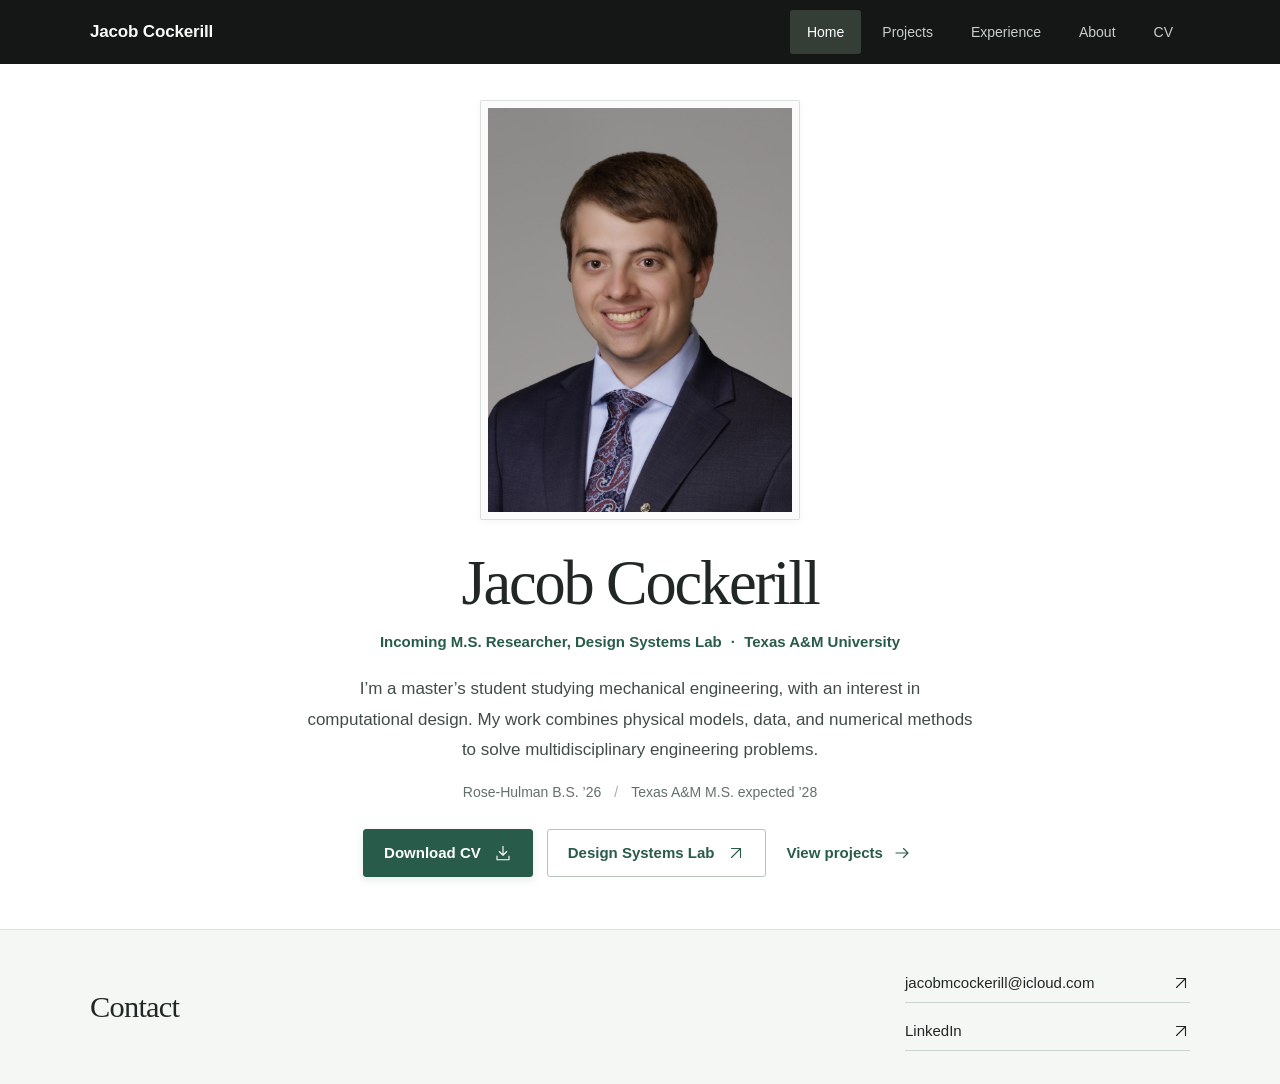
<file: index.html>
<!doctype html>
<html lang="en">
<head>
  <meta charset="utf-8">
  <meta name="viewport" content="width=device-width, initial-scale=1">
  <meta name="description" content="Jacob Cockerill, mechanical engineering master’s student at Texas A&amp;M University, accepted to join the Design Systems Lab.">
  <meta name="theme-color" content="#151716">
  <title>Jacob Cockerill | Mechanical Engineering Portfolio</title>
  <link rel="icon" href="assets/favicon.svg" type="image/svg+xml">
  <link rel="stylesheet" href="assets/portfolio.css">
</head>
<body class="page-home">
<a class="skip-link" href="#main">Skip to content</a>
<header class="site-header"><div class="container header-inner"><nav aria-label="Main navigation">
  <span class="nav-name">Jacob Cockerill</span>
  <div class="nav-links"><a href="index.html" aria-current="page">Home</a><a href="projects.html">Projects</a><a href="experience.html">Experience</a><a href="about.html">About</a><a href="cv.html">CV</a></div>
</nav></div></header>
<main id="main" tabindex="-1"><section class="hero container centered-home" aria-labelledby="hero-title">
      <figure class="hero-portrait"><div class="media media-frame portrait"><img src="assets/media/jacob-cockerill-portrait.jpg" alt="Jacob Cockerill" width="906" height="1205" loading="eager" fetchpriority="high" decoding="async"></div></figure>
      <div class="hero-copy">
        <h1 id="hero-title">Jacob Cockerill</h1>
        <p class="hero-affiliation">Incoming M.S. Researcher, Design Systems Lab <span class="affiliation-divider" aria-hidden="true">·</span> <span>Texas A&amp;M University</span></p>
        <p class="hero-intro">I’m a master’s student studying mechanical engineering, with an interest in computational design. My work combines physical models, data, and numerical methods to solve multidisciplinary engineering problems.</p>
        <p class="hero-note"><span>Rose-Hulman B.S. ’26</span><span class="note-divider" aria-hidden="true">/</span><span>Texas A&amp;M M.S. expected ’28</span></p>
        <div class="hero-actions"><a class="button cv-primary" href="assets/Jacob_Cockerill_CV.pdf" download="Jacob_Cockerill_CV.pdf">Download CV <svg class="icon" viewBox="0 0 24 24" fill="none" stroke="currentColor" stroke-width="1.5" stroke-linecap="round" stroke-linejoin="round" aria-hidden="true"><path d="M12 3v12m-5-5 5 5 5-5M4 16v5h16v-5"/></svg></a><a class="button button-outline" href="https://designsystems.tamu.edu/">Design Systems Lab <svg class="icon" viewBox="0 0 24 24" fill="none" stroke="currentColor" stroke-width="1.5" stroke-linecap="round" stroke-linejoin="round" aria-hidden="true"><path d="M6 18 18 6M6 6h12v12"/></svg></a><a class="text-link" href="projects.html">View projects <svg class="icon" viewBox="0 0 24 24" fill="none" stroke="currentColor" stroke-width="1.5" stroke-linecap="round" stroke-linejoin="round" aria-hidden="true"><path d="M4 12h16m-6-6 6 6-6 6"/></svg></a></div>
      </div>
    </section></main>
<footer class="contact-section" aria-labelledby="contact-title"><div class="container contact-inner"><div><h2 id="contact-title">Contact</h2></div><div class="contact-links"><a href="mailto:jacobmcockerill@icloud.com">jacobmcockerill@icloud.com <svg class="icon" viewBox="0 0 24 24" fill="none" stroke="currentColor" stroke-width="1.5" stroke-linecap="round" stroke-linejoin="round" aria-hidden="true"><path d="M6 18 18 6M6 6h12v12"/></svg></a><a href="https://www.linkedin.com/in/jcockerill26/">LinkedIn <svg class="icon" viewBox="0 0 24 24" fill="none" stroke="currentColor" stroke-width="1.5" stroke-linecap="round" stroke-linejoin="round" aria-hidden="true"><path d="M6 18 18 6M6 6h12v12"/></svg></a></div></div></footer>
</body>
</html>
</file>
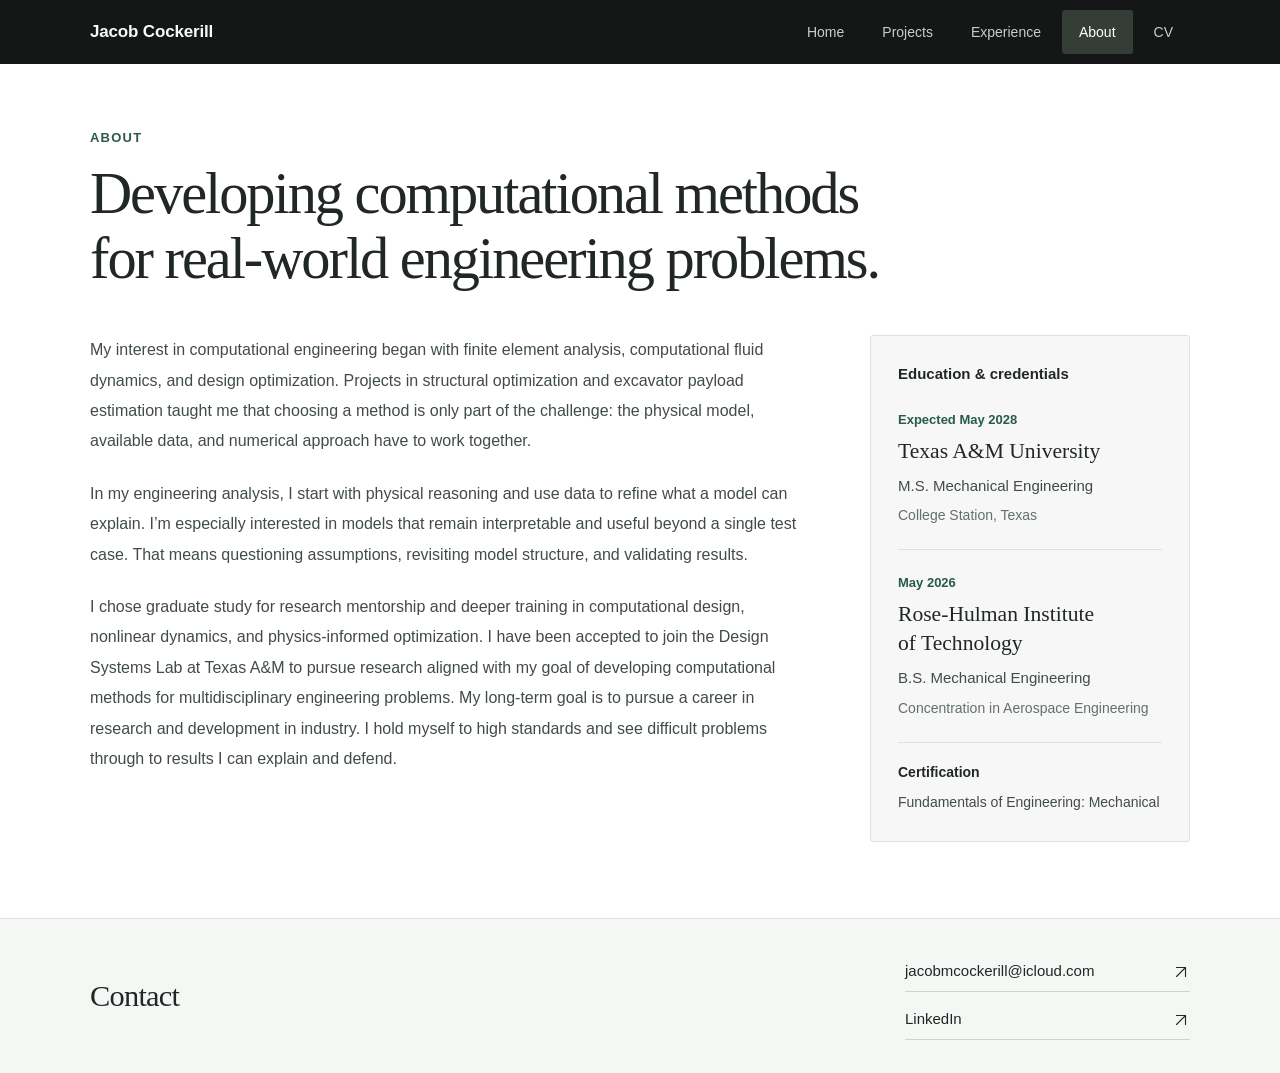
<file: about.html>
<!doctype html>
<html lang="en">
<head>
  <meta charset="utf-8">
  <meta name="viewport" content="width=device-width, initial-scale=1">
  <meta name="description" content="Jacob Cockerill’s research interests, approach to engineering, education, and long-term goals.">
  <meta name="theme-color" content="#151716">
  <title>About | Jacob Cockerill</title>
  <link rel="icon" href="assets/favicon.svg" type="image/svg+xml">
  <link rel="stylesheet" href="assets/portfolio.css">
</head>
<body class="page-about">
<a class="skip-link" href="#main">Skip to content</a>
<header class="site-header"><div class="container header-inner"><nav aria-label="Main navigation">
  <span class="nav-name">Jacob Cockerill</span>
  <div class="nav-links"><a href="index.html">Home</a><a href="projects.html">Projects</a><a href="experience.html">Experience</a><a href="about.html" aria-current="page">About</a><a href="cv.html">CV</a></div>
</nav></div></header>
<main id="main" tabindex="-1"><section class="section container" aria-labelledby="about-title"><header class="page-heading about-heading"><p class="eyebrow">About</p><h1 id="about-title">Developing computational methods for real-world engineering problems.</h1></header><div class="about-layout"><div class="about-copy"><p class="about-intro">My interest in computational engineering began with finite element analysis, computational fluid dynamics, and design optimization. Projects in structural optimization and excavator payload estimation taught me that choosing a method is only part of the challenge: the physical model, available data, and numerical approach have to work together.</p><p>In my engineering analysis, I start with physical reasoning and use data to refine what a model can explain. I’m especially interested in models that remain interpretable and useful beyond a single test case. That means questioning assumptions, revisiting model structure, and validating results.</p><p>I chose graduate study for research mentorship and deeper training in computational design, nonlinear dynamics, and physics-informed optimization. I have been accepted to join the Design Systems Lab at Texas A&amp;M to pursue research aligned with my goal of developing computational methods for multidisciplinary engineering problems. My long-term goal is to pursue a career in research and development in industry. I hold myself to high standards and see difficult problems through to results I can explain and defend.</p></div><aside class="education-panel" aria-labelledby="education-title"><h2 id="education-title">Education &amp; credentials</h2><article class="education-item"><p class="education-date">Expected May 2028</p><h3>Texas A&amp;M University</h3><p class="education-degree">M.S. Mechanical Engineering</p><p class="small muted">College Station, Texas</p></article><article class="education-item"><p class="education-date">May 2026</p><h3>Rose-Hulman Institute of Technology</h3><p class="education-degree">B.S. Mechanical Engineering</p><p class="small muted">Concentration in Aerospace Engineering</p></article><div class="credential"><h3>Certification</h3><p>Fundamentals of Engineering: Mechanical</p></div></aside></div></section></main>
<footer class="contact-section" aria-labelledby="contact-title"><div class="container contact-inner"><div><h2 id="contact-title">Contact</h2></div><div class="contact-links"><a href="mailto:jacobmcockerill@icloud.com">jacobmcockerill@icloud.com <svg class="icon" viewBox="0 0 24 24" fill="none" stroke="currentColor" stroke-width="1.5" stroke-linecap="round" stroke-linejoin="round" aria-hidden="true"><path d="M6 18 18 6M6 6h12v12"/></svg></a><a href="https://www.linkedin.com/in/jcockerill26/">LinkedIn <svg class="icon" viewBox="0 0 24 24" fill="none" stroke="currentColor" stroke-width="1.5" stroke-linecap="round" stroke-linejoin="round" aria-hidden="true"><path d="M6 18 18 6M6 6h12v12"/></svg></a></div></div></footer>
</body>
</html>
</file>
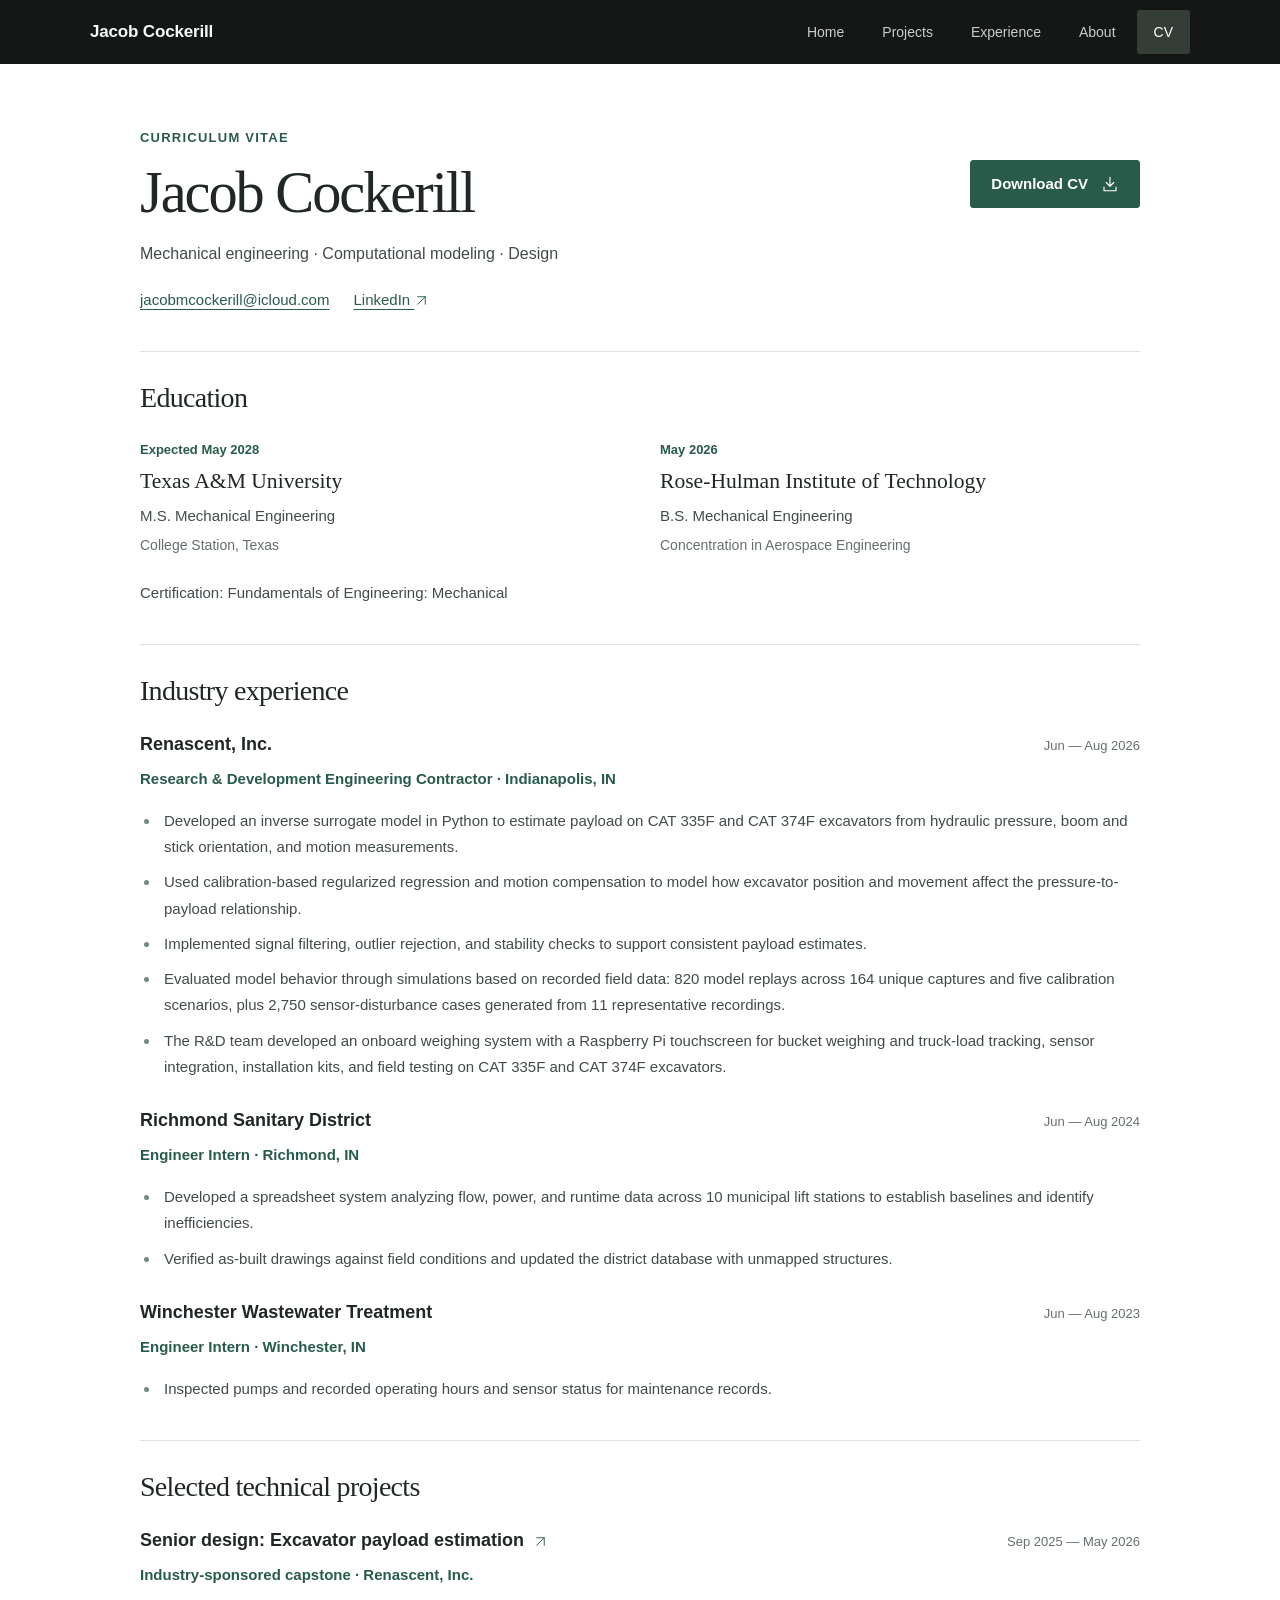
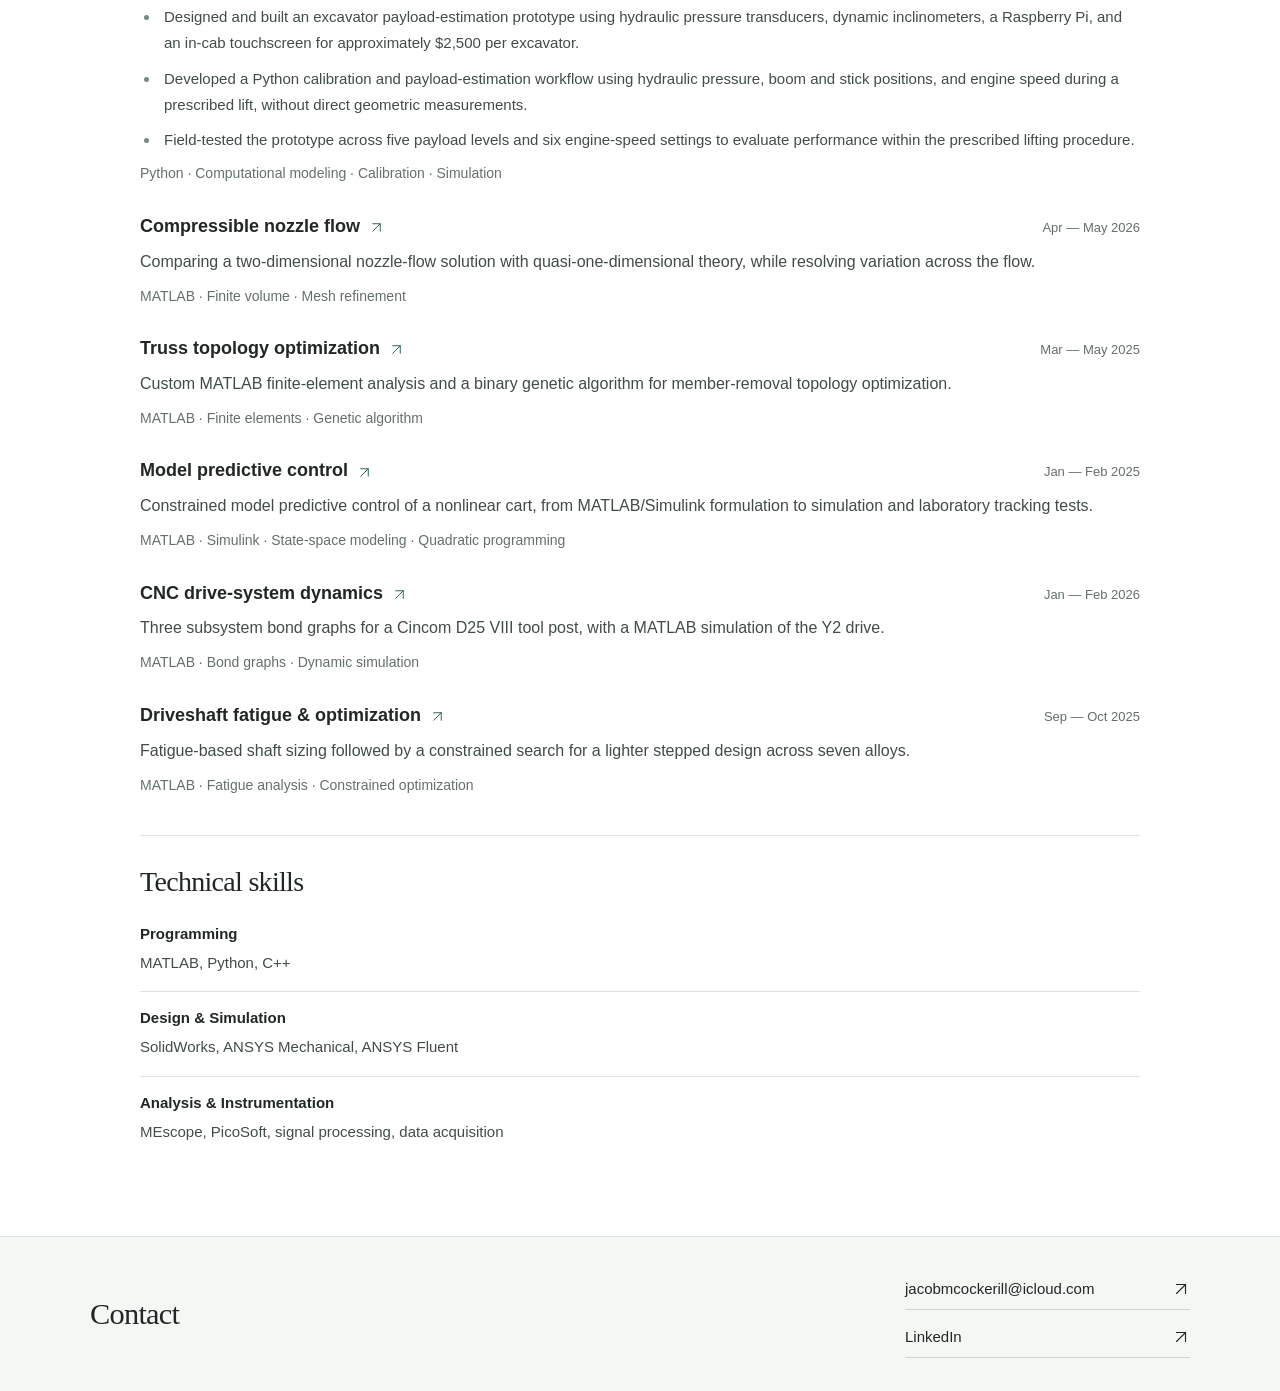
<file: cv.html>
<!doctype html>
<html lang="en">
<head>
  <meta charset="utf-8">
  <meta name="viewport" content="width=device-width, initial-scale=1">
  <meta name="description" content="Education, engineering experience, technical projects, and skills of Jacob Cockerill.">
  <meta name="theme-color" content="#151716">
  <title>CV | Jacob Cockerill</title>
  <link rel="icon" href="assets/favicon.svg" type="image/svg+xml">
  <link rel="stylesheet" href="assets/portfolio.css">
</head>
<body class="page-cv">
<a class="skip-link" href="#main">Skip to content</a>
<header class="site-header"><div class="container header-inner"><nav aria-label="Main navigation">
  <span class="nav-name">Jacob Cockerill</span>
  <div class="nav-links"><a href="index.html">Home</a><a href="projects.html">Projects</a><a href="experience.html">Experience</a><a href="about.html">About</a><a href="cv.html" aria-current="page">CV</a></div>
</nav></div></header>
<main id="main" tabindex="-1"><div class="section container cv-page"><header class="cv-heading"><div><p class="eyebrow">Curriculum vitae</p><h1>Jacob Cockerill</h1><p>Mechanical engineering · Computational modeling · Design</p><div class="cv-contact-links"><a href="mailto:jacobmcockerill@icloud.com">jacobmcockerill@icloud.com</a><a href="https://www.linkedin.com/in/jcockerill26/">LinkedIn <svg class="icon" viewBox="0 0 24 24" fill="none" stroke="currentColor" stroke-width="1.5" stroke-linecap="round" stroke-linejoin="round" aria-hidden="true"><path d="M6 18 18 6M6 6h12v12"/></svg></a></div></div><a class="button" href="assets/Jacob_Cockerill_CV.pdf" download="Jacob_Cockerill_CV.pdf">Download CV <svg class="icon" viewBox="0 0 24 24" fill="none" stroke="currentColor" stroke-width="1.5" stroke-linecap="round" stroke-linejoin="round" aria-hidden="true"><path d="M12 3v12m-5-5 5 5 5-5M4 16v5h16v-5"/></svg></a></header><section class="cv-section"><h2>Education</h2><div class="cv-education"><article class="education-item"><p class="education-date">Expected May 2028</p><h3>Texas A&amp;M University</h3><p class="education-degree">M.S. Mechanical Engineering</p><p class="small muted">College Station, Texas</p></article><article class="education-item"><p class="education-date">May 2026</p><h3>Rose-Hulman Institute of Technology</h3><p class="education-degree">B.S. Mechanical Engineering</p><p class="small muted">Concentration in Aerospace Engineering</p></article></div><p class="cv-certification">Certification: Fundamentals of Engineering: Mechanical</p></section><section class="cv-section"><h2>Industry experience</h2><article class="cv-entry"><div class="cv-entry-heading"><h3>Renascent, Inc.</h3><span>Jun — Aug 2026</span></div><p class="role">Research &amp; Development Engineering Contractor · Indianapolis, IN</p><ul class="body-list"><li>Developed an inverse surrogate model in Python to estimate payload on CAT 335F and CAT 374F excavators from hydraulic pressure, boom and stick orientation, and motion measurements.</li><li>Used calibration-based regularized regression and motion compensation to model how excavator position and movement affect the pressure-to-payload relationship.</li><li>Implemented signal filtering, outlier rejection, and stability checks to support consistent payload estimates.</li><li>Evaluated model behavior through simulations based on recorded field data: 820 model replays across 164 unique captures and five calibration scenarios, plus 2,750 sensor-disturbance cases generated from 11 representative recordings.</li><li>The R&amp;D team developed an onboard weighing system with a Raspberry Pi touchscreen for bucket weighing and truck-load tracking, sensor integration, installation kits, and field testing on CAT 335F and CAT 374F excavators.</li></ul></article><article class="cv-entry"><div class="cv-entry-heading"><h3>Richmond Sanitary District</h3><span>Jun — Aug 2024</span></div><p class="role">Engineer Intern · Richmond, IN</p><ul class="body-list"><li>Developed a spreadsheet system analyzing flow, power, and runtime data across 10 municipal lift stations to establish baselines and identify inefficiencies.</li><li>Verified as-built drawings against field conditions and updated the district database with unmapped structures.</li></ul></article><article class="cv-entry"><div class="cv-entry-heading"><h3>Winchester Wastewater Treatment</h3><span>Jun — Aug 2023</span></div><p class="role">Engineer Intern · Winchester, IN</p><ul class="body-list"><li>Inspected pumps and recorded operating hours and sensor status for maintenance records.</li></ul></article></section><section class="cv-section"><h2>Selected technical projects</h2><article class="cv-entry"><div class="cv-entry-heading"><h3><a href="projects/excavator-payload.html">Senior design: Excavator payload estimation <svg class="icon" viewBox="0 0 24 24" fill="none" stroke="currentColor" stroke-width="1.5" stroke-linecap="round" stroke-linejoin="round" aria-hidden="true"><path d="M6 18 18 6M6 6h12v12"/></svg></a></h3><span>Sep 2025 — May 2026</span></div><p class="role">Industry-sponsored capstone · Renascent, Inc.</p><ul class="body-list"><li>Designed and built an excavator payload-estimation prototype using hydraulic pressure transducers, dynamic inclinometers, a Raspberry Pi, and an in-cab touchscreen for approximately $2,500 per excavator.</li><li>Developed a Python calibration and payload-estimation workflow using hydraulic pressure, boom and stick positions, and engine speed during a prescribed lift, without direct geometric measurements.</li><li>Field-tested the prototype across five payload levels and six engine-speed settings to evaluate performance within the prescribed lifting procedure.</li></ul><p class="small muted">Python · Computational modeling · Calibration · Simulation</p></article><article class="cv-entry"><div class="cv-entry-heading"><h3><a href="projects/nozzle-flow.html">Compressible nozzle flow <svg class="icon" viewBox="0 0 24 24" fill="none" stroke="currentColor" stroke-width="1.5" stroke-linecap="round" stroke-linejoin="round" aria-hidden="true"><path d="M6 18 18 6M6 6h12v12"/></svg></a></h3><span>Apr — May 2026</span></div><p>Comparing a two-dimensional nozzle-flow solution with quasi-one-dimensional theory, while resolving variation across the flow.</p><p class="small muted">MATLAB · Finite volume · Mesh refinement</p></article><article class="cv-entry"><div class="cv-entry-heading"><h3><a href="projects/truss-optimization.html">Truss topology optimization <svg class="icon" viewBox="0 0 24 24" fill="none" stroke="currentColor" stroke-width="1.5" stroke-linecap="round" stroke-linejoin="round" aria-hidden="true"><path d="M6 18 18 6M6 6h12v12"/></svg></a></h3><span>Mar — May 2025</span></div><p>Custom MATLAB finite-element analysis and a binary genetic algorithm for member-removal topology optimization.</p><p class="small muted">MATLAB · Finite elements · Genetic algorithm</p></article><article class="cv-entry"><div class="cv-entry-heading"><h3><a href="projects/model-predictive-control.html">Model predictive control <svg class="icon" viewBox="0 0 24 24" fill="none" stroke="currentColor" stroke-width="1.5" stroke-linecap="round" stroke-linejoin="round" aria-hidden="true"><path d="M6 18 18 6M6 6h12v12"/></svg></a></h3><span>Jan — Feb 2025</span></div><p>Constrained model predictive control of a nonlinear cart, from MATLAB/Simulink formulation to simulation and laboratory tracking tests.</p><p class="small muted">MATLAB · Simulink · State-space modeling · Quadratic programming</p></article><article class="cv-entry"><div class="cv-entry-heading"><h3><a href="projects/cnc-dynamics.html">CNC drive-system dynamics <svg class="icon" viewBox="0 0 24 24" fill="none" stroke="currentColor" stroke-width="1.5" stroke-linecap="round" stroke-linejoin="round" aria-hidden="true"><path d="M6 18 18 6M6 6h12v12"/></svg></a></h3><span>Jan — Feb 2026</span></div><p>Three subsystem bond graphs for a Cincom D25 VIII tool post, with a MATLAB simulation of the Y2 drive.</p><p class="small muted">MATLAB · Bond graphs · Dynamic simulation</p></article><article class="cv-entry"><div class="cv-entry-heading"><h3><a href="projects/driveshaft-fatigue.html">Driveshaft fatigue &amp; optimization <svg class="icon" viewBox="0 0 24 24" fill="none" stroke="currentColor" stroke-width="1.5" stroke-linecap="round" stroke-linejoin="round" aria-hidden="true"><path d="M6 18 18 6M6 6h12v12"/></svg></a></h3><span>Sep — Oct 2025</span></div><p>Fatigue-based shaft sizing followed by a constrained search for a lighter stepped design across seven alloys.</p><p class="small muted">MATLAB · Fatigue analysis · Constrained optimization</p></article></section><section class="cv-section"><h2>Technical skills</h2><div class="skill-list"><div><h3>Programming</h3><p>MATLAB, Python, C++</p></div><div><h3>Design &amp; Simulation</h3><p>SolidWorks, ANSYS Mechanical, ANSYS Fluent</p></div><div><h3>Analysis &amp; Instrumentation</h3><p>MEscope, PicoSoft, signal processing, data acquisition</p></div></div></section></div></main>
<footer class="contact-section" aria-labelledby="contact-title"><div class="container contact-inner"><div><h2 id="contact-title">Contact</h2></div><div class="contact-links"><a href="mailto:jacobmcockerill@icloud.com">jacobmcockerill@icloud.com <svg class="icon" viewBox="0 0 24 24" fill="none" stroke="currentColor" stroke-width="1.5" stroke-linecap="round" stroke-linejoin="round" aria-hidden="true"><path d="M6 18 18 6M6 6h12v12"/></svg></a><a href="https://www.linkedin.com/in/jcockerill26/">LinkedIn <svg class="icon" viewBox="0 0 24 24" fill="none" stroke="currentColor" stroke-width="1.5" stroke-linecap="round" stroke-linejoin="round" aria-hidden="true"><path d="M6 18 18 6M6 6h12v12"/></svg></a></div></div></footer>
</body>
</html>
</file>
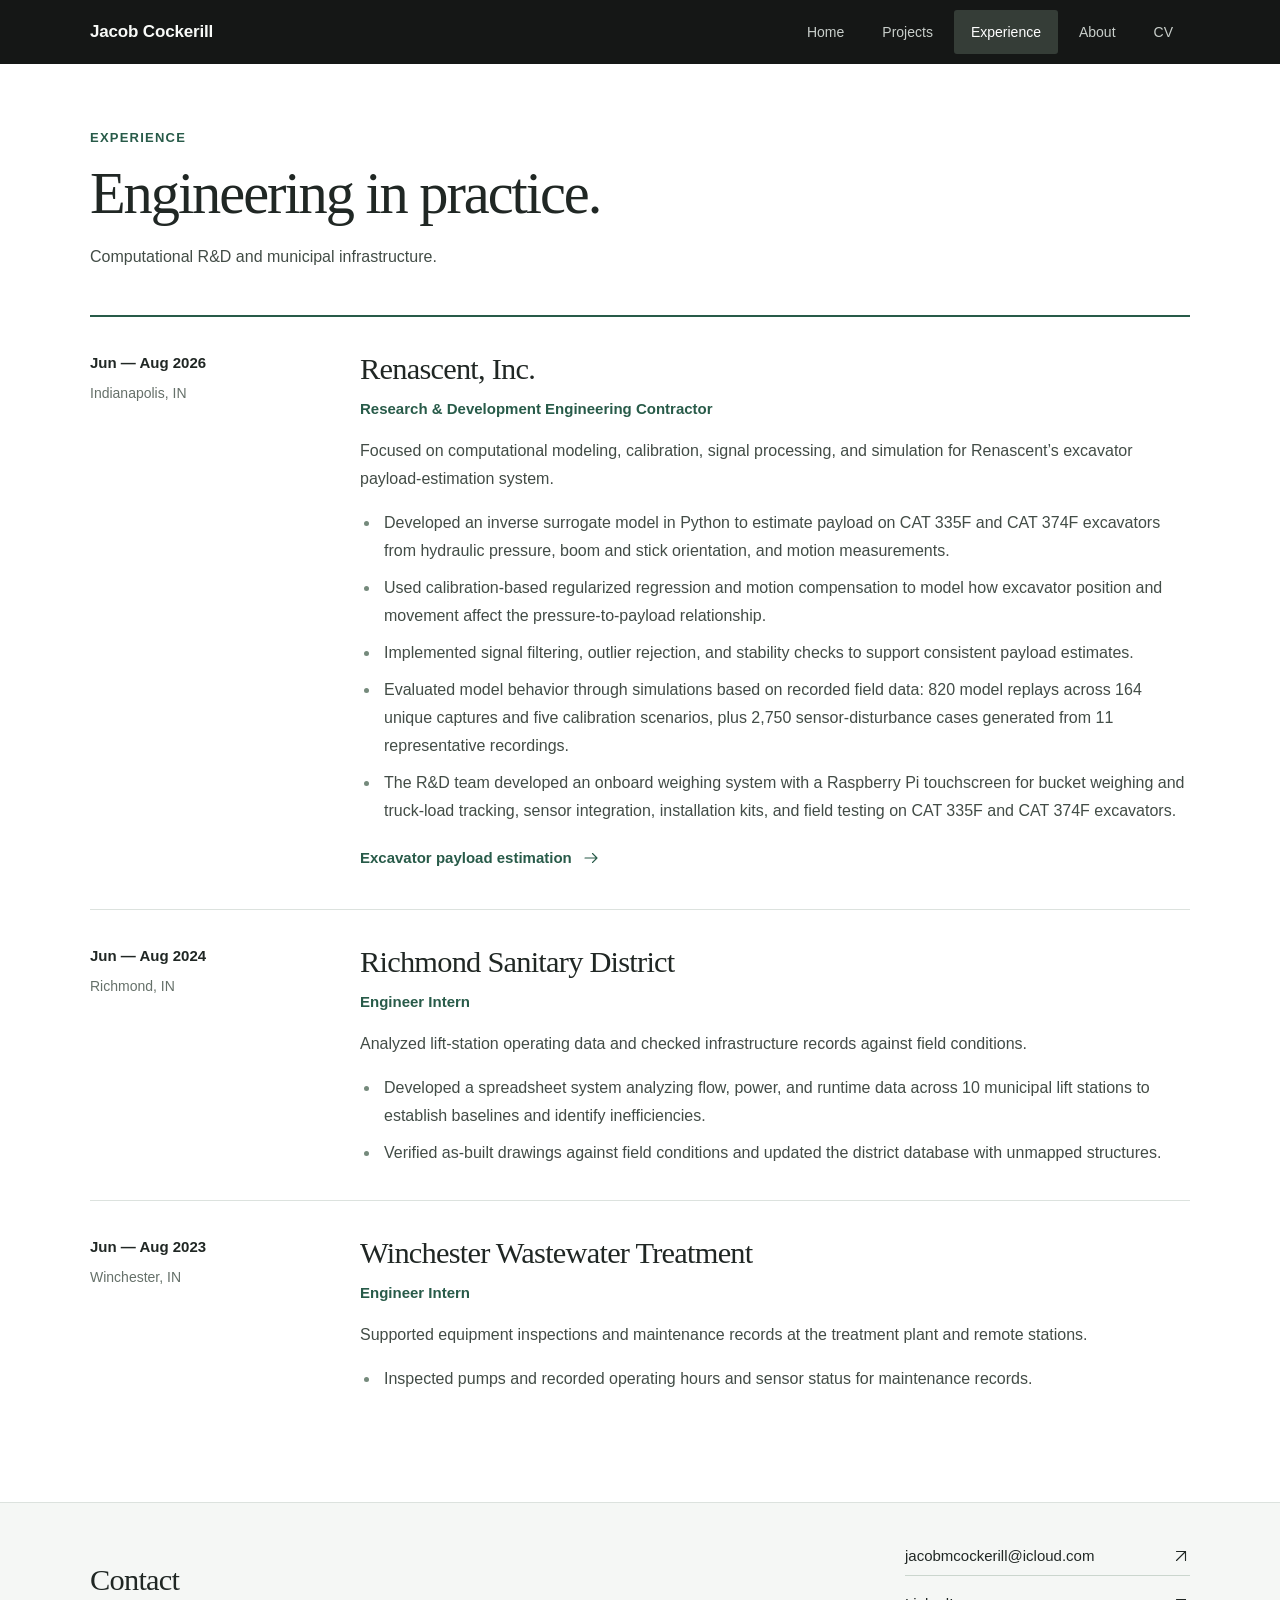
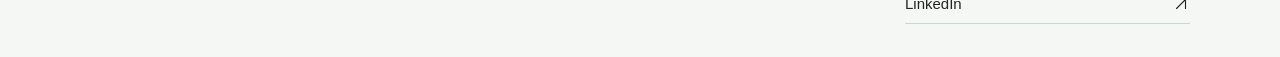
<file: experience.html>
<!doctype html>
<html lang="en">
<head>
  <meta charset="utf-8">
  <meta name="viewport" content="width=device-width, initial-scale=1">
  <meta name="description" content="Engineering experience in industry R&amp;D, excavator payload estimation, and municipal infrastructure.">
  <meta name="theme-color" content="#151716">
  <title>Experience | Jacob Cockerill</title>
  <link rel="icon" href="assets/favicon.svg" type="image/svg+xml">
  <link rel="stylesheet" href="assets/portfolio.css">
</head>
<body class="page-experience">
<a class="skip-link" href="#main">Skip to content</a>
<header class="site-header"><div class="container header-inner"><nav aria-label="Main navigation">
  <span class="nav-name">Jacob Cockerill</span>
  <div class="nav-links"><a href="index.html">Home</a><a href="projects.html">Projects</a><a href="experience.html" aria-current="page">Experience</a><a href="about.html">About</a><a href="cv.html">CV</a></div>
</nav></div></header>
<main id="main" tabindex="-1"><section class="section container" aria-labelledby="experience-title"><header class="page-heading"><p class="eyebrow">Experience</p><h1 id="experience-title">Engineering in practice.</h1><p>Computational R&amp;D and municipal infrastructure.</p></header><div class="experience-list"><article class="experience-entry"><div class="experience-date"><p>Jun — Aug 2026</p><span>Indianapolis, IN</span></div><div class="experience-copy"><h2>Renascent, Inc.</h2><p class="role">Research &amp; Development Engineering Contractor</p><p>Focused on computational modeling, calibration, signal processing, and simulation for Renascent’s excavator payload-estimation system.</p><ul class="body-list"><li>Developed an inverse surrogate model in Python to estimate payload on CAT 335F and CAT 374F excavators from hydraulic pressure, boom and stick orientation, and motion measurements.</li><li>Used calibration-based regularized regression and motion compensation to model how excavator position and movement affect the pressure-to-payload relationship.</li><li>Implemented signal filtering, outlier rejection, and stability checks to support consistent payload estimates.</li><li>Evaluated model behavior through simulations based on recorded field data: 820 model replays across 164 unique captures and five calibration scenarios, plus 2,750 sensor-disturbance cases generated from 11 representative recordings.</li><li>The R&amp;D team developed an onboard weighing system with a Raspberry Pi touchscreen for bucket weighing and truck-load tracking, sensor integration, installation kits, and field testing on CAT 335F and CAT 374F excavators.</li></ul><a class="text-link" href="projects/excavator-payload.html">Excavator payload estimation <svg class="icon" viewBox="0 0 24 24" fill="none" stroke="currentColor" stroke-width="1.5" stroke-linecap="round" stroke-linejoin="round" aria-hidden="true"><path d="M4 12h16m-6-6 6 6-6 6"/></svg></a></div></article><article class="experience-entry"><div class="experience-date"><p>Jun — Aug 2024</p><span>Richmond, IN</span></div><div class="experience-copy"><h2>Richmond Sanitary District</h2><p class="role">Engineer Intern</p><p>Analyzed lift-station operating data and checked infrastructure records against field conditions.</p><ul class="body-list"><li>Developed a spreadsheet system analyzing flow, power, and runtime data across 10 municipal lift stations to establish baselines and identify inefficiencies.</li><li>Verified as-built drawings against field conditions and updated the district database with unmapped structures.</li></ul></div></article><article class="experience-entry"><div class="experience-date"><p>Jun — Aug 2023</p><span>Winchester, IN</span></div><div class="experience-copy"><h2>Winchester Wastewater Treatment</h2><p class="role">Engineer Intern</p><p>Supported equipment inspections and maintenance records at the treatment plant and remote stations.</p><ul class="body-list"><li>Inspected pumps and recorded operating hours and sensor status for maintenance records.</li></ul></div></article></div></section></main>
<footer class="contact-section" aria-labelledby="contact-title"><div class="container contact-inner"><div><h2 id="contact-title">Contact</h2></div><div class="contact-links"><a href="mailto:jacobmcockerill@icloud.com">jacobmcockerill@icloud.com <svg class="icon" viewBox="0 0 24 24" fill="none" stroke="currentColor" stroke-width="1.5" stroke-linecap="round" stroke-linejoin="round" aria-hidden="true"><path d="M6 18 18 6M6 6h12v12"/></svg></a><a href="https://www.linkedin.com/in/jcockerill26/">LinkedIn <svg class="icon" viewBox="0 0 24 24" fill="none" stroke="currentColor" stroke-width="1.5" stroke-linecap="round" stroke-linejoin="round" aria-hidden="true"><path d="M6 18 18 6M6 6h12v12"/></svg></a></div></div></footer>
</body>
</html>
</file>
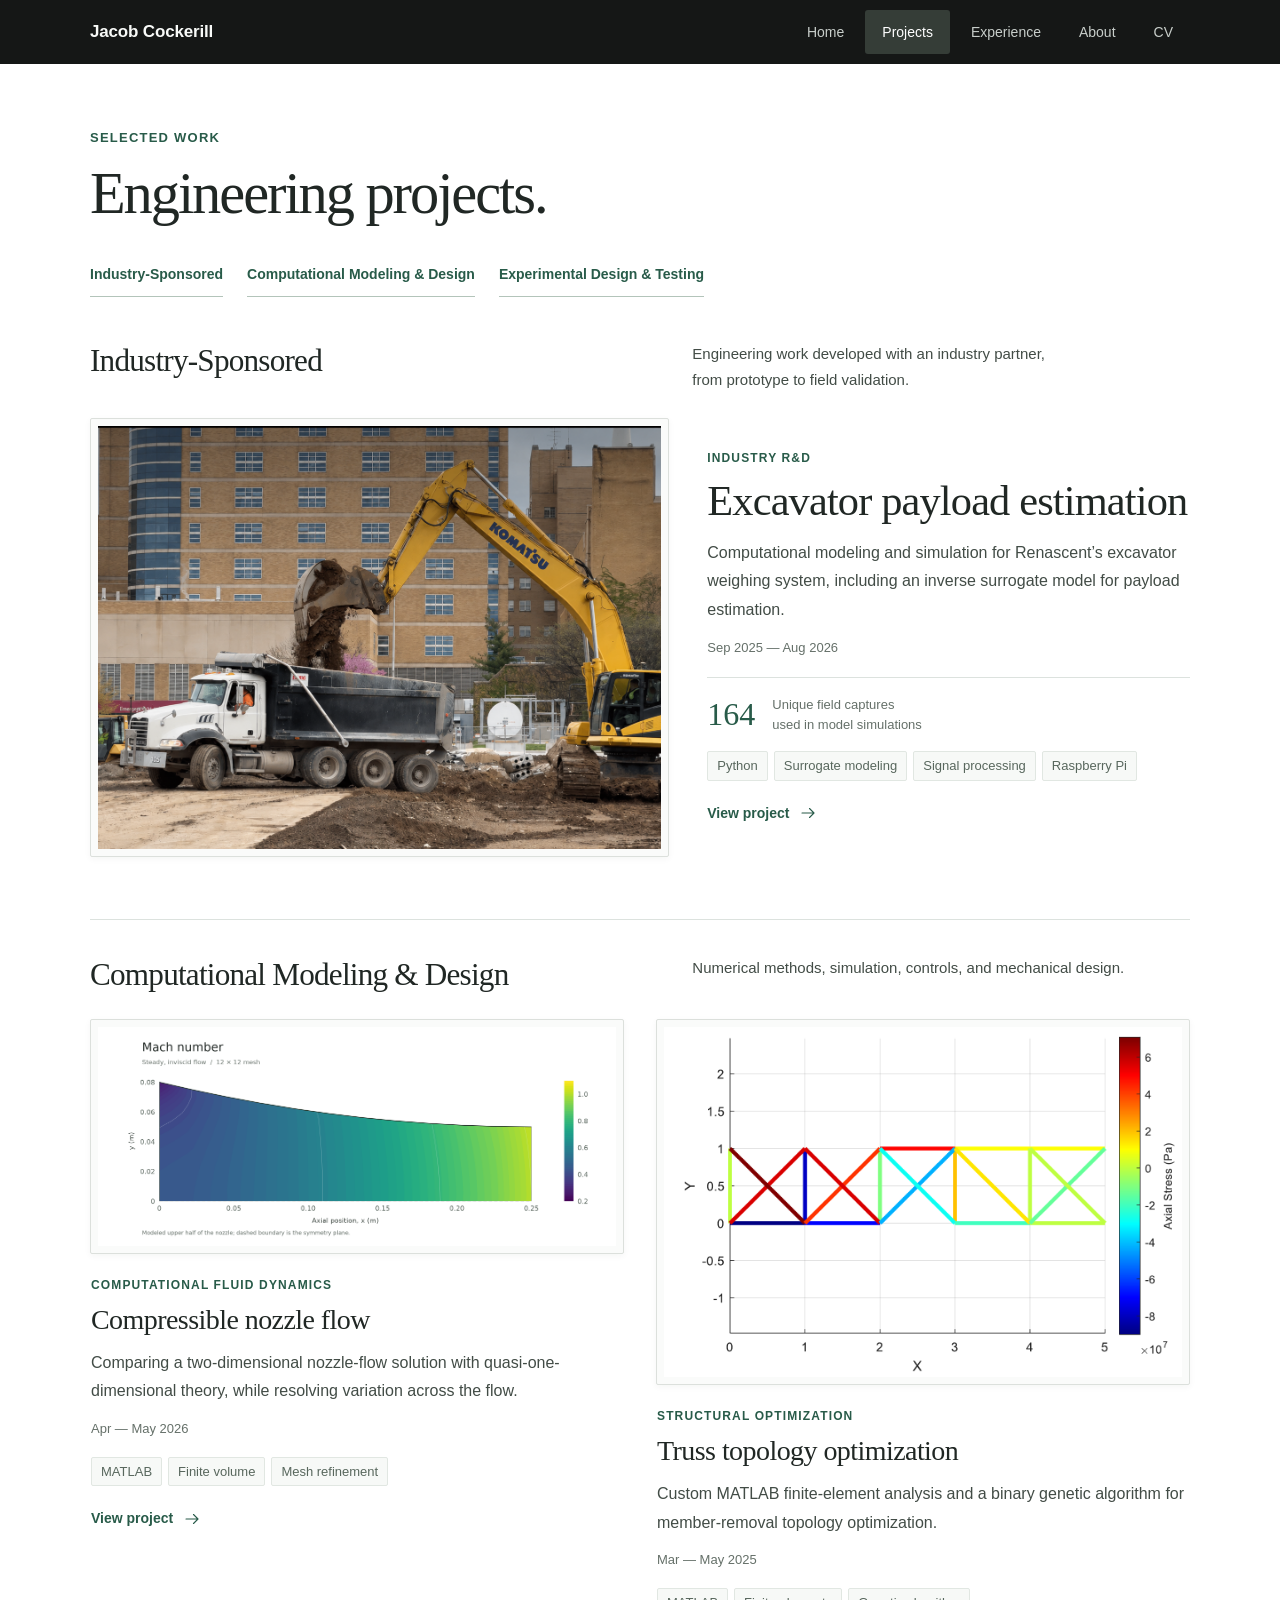
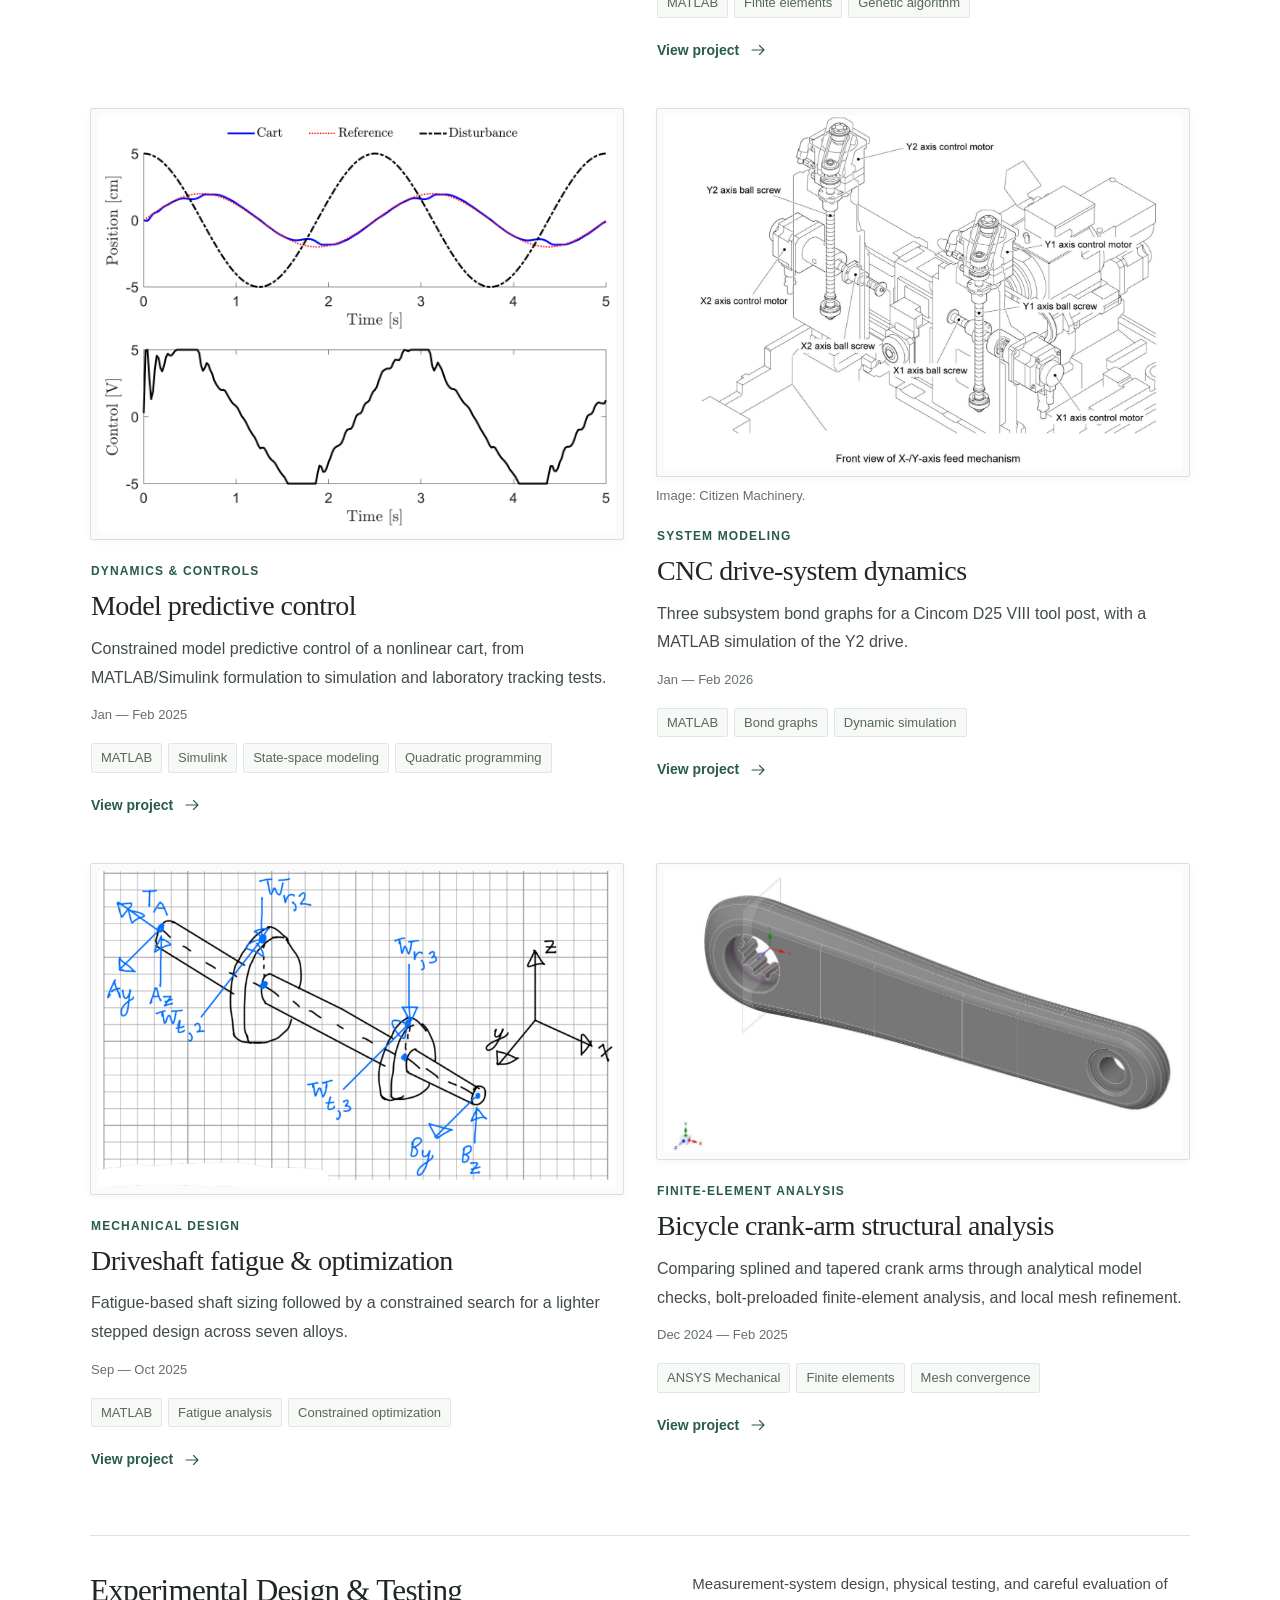
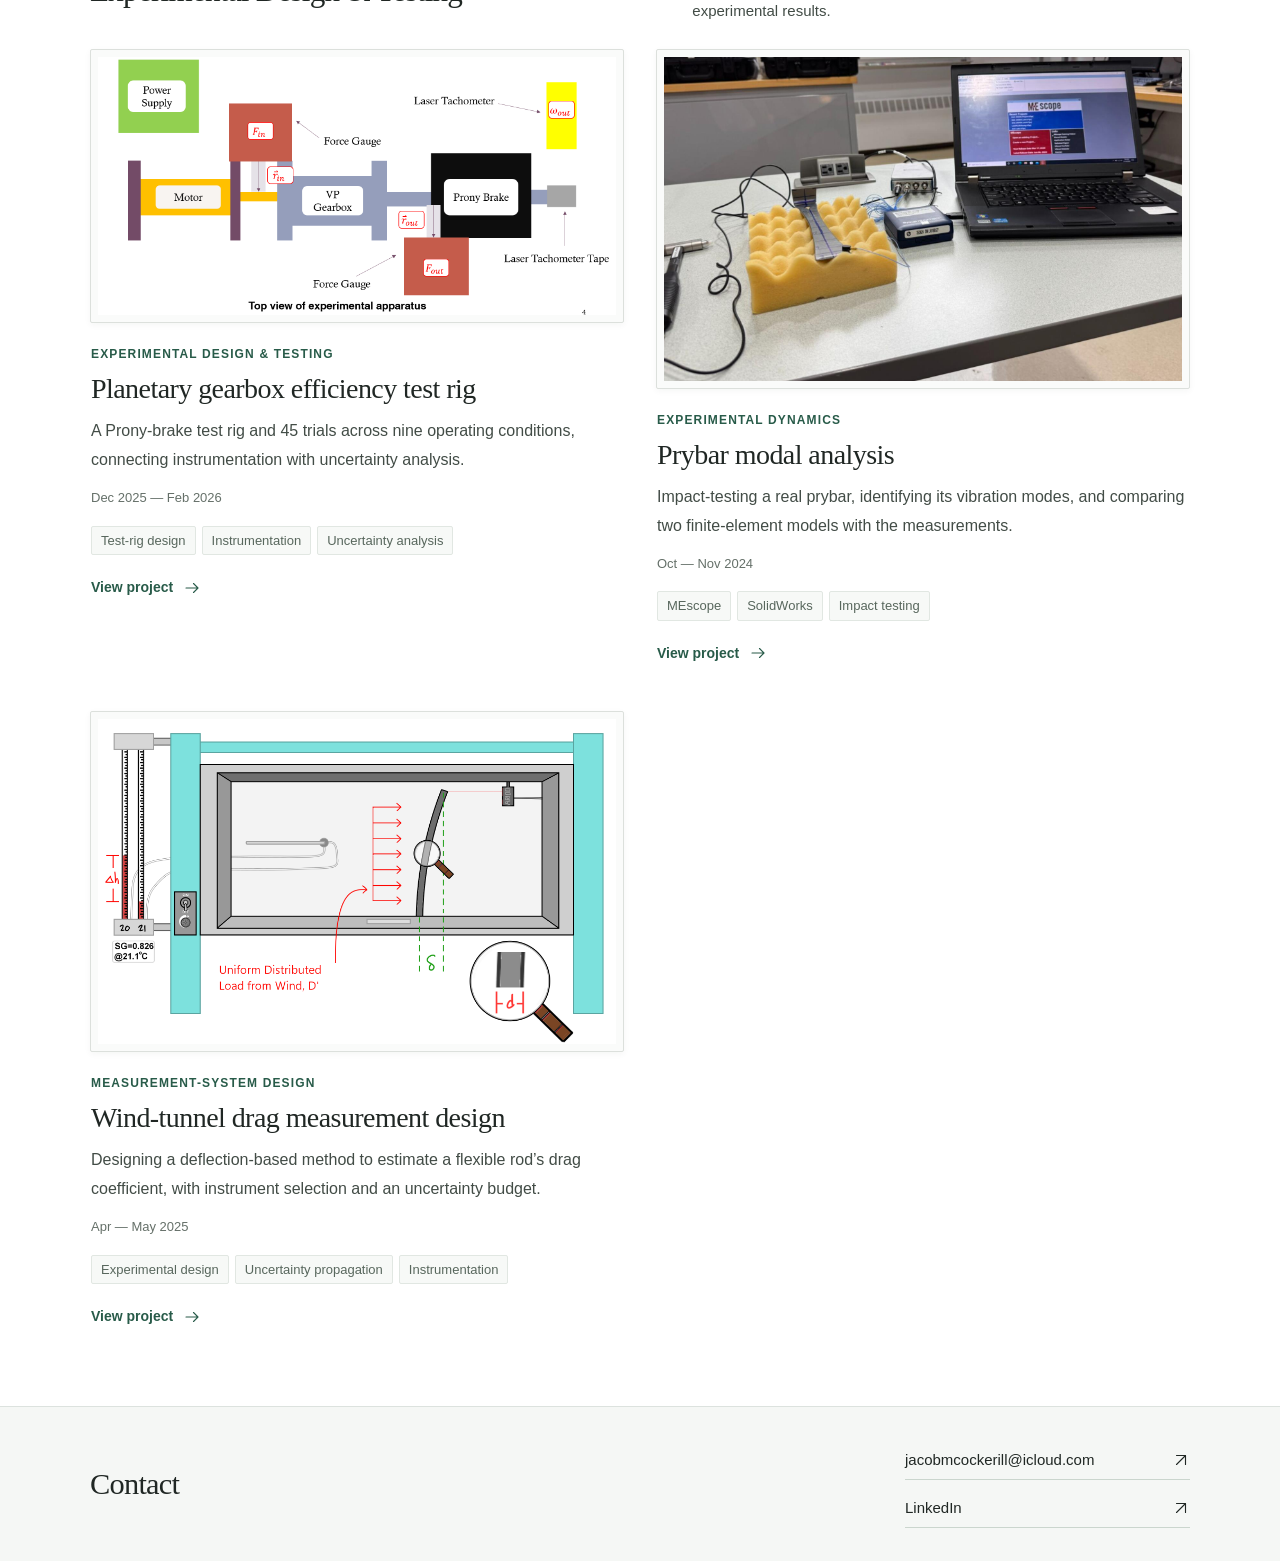
<file: projects.html>
<!doctype html>
<html lang="en">
<head>
  <meta charset="utf-8">
  <meta name="viewport" content="width=device-width, initial-scale=1">
  <meta name="description" content="Engineering projects in industry-sponsored development, computational modeling and design, and experimental design and testing.">
  <meta name="theme-color" content="#151716">
  <title>Projects | Jacob Cockerill</title>
  <link rel="icon" href="assets/favicon.svg" type="image/svg+xml">
  <link rel="stylesheet" href="assets/portfolio.css">
</head>
<body class="page-projects">
<a class="skip-link" href="#main">Skip to content</a>
<header class="site-header"><div class="container header-inner"><nav aria-label="Main navigation">
  <span class="nav-name">Jacob Cockerill</span>
  <div class="nav-links"><a href="index.html">Home</a><a href="projects.html" aria-current="page">Projects</a><a href="experience.html">Experience</a><a href="about.html">About</a><a href="cv.html">CV</a></div>
</nav></div></header>
<main id="main" tabindex="-1"><div class="section container"><header class="page-heading"><p class="eyebrow">Selected work</p><h1>Engineering projects.</h1>
  <nav class="project-jump-links" aria-label="Project categories">
    <a href="#industry">Industry-Sponsored</a>
    <a href="#computational">Computational Modeling &amp; Design</a>
    <a href="#experimental">Experimental Design &amp; Testing</a>
  </nav>
</header><section id="industry" class="project-collection collection-industry" aria-labelledby="industry-title"><div class="collection-heading"><h2 id="industry-title">Industry-Sponsored</h2><p>Engineering work developed with an industry partner,
from prototype to field validation.</p></div><div class="project-grid"><article class="project-card">
    <a class="project-link" href="projects/excavator-payload.html">
      <div class="card-media"><div class="media media-frame "><img src="assets/media/excavator-main.png" alt="Excavator loading soil into a dump truck at a construction site" width="1653" height="951" loading="eager" fetchpriority="high" decoding="async"></div></div>
      <div class="card-copy"><p class="eyebrow">Industry R&amp;D</p><h3>Excavator payload estimation</h3><p class="card-summary">Computational modeling and simulation for Renascent’s excavator weighing system, including an inverse surrogate model for payload estimation.</p><p class="card-period">Sep 2025 — Aug 2026</p><div class="card-result"><strong>164</strong><span>Unique field captures<br>used in model simulations</span></div><ul class="tags" aria-label="Tools and methods"><li>Python</li><li>Surrogate modeling</li><li>Signal processing</li><li>Raspberry Pi</li></ul><span class="project-card-link">View project <svg class="icon" viewBox="0 0 24 24" fill="none" stroke="currentColor" stroke-width="1.5" stroke-linecap="round" stroke-linejoin="round" aria-hidden="true"><path d="M4 12h16m-6-6 6 6-6 6"/></svg></span></div>
    </a>
  </article></div></section><section id="computational" class="project-collection collection-computational" aria-labelledby="computational-title"><div class="collection-heading"><h2 id="computational-title">Computational Modeling &amp; Design</h2><p>Numerical methods, simulation, controls, and mechanical design.</p></div><div class="project-grid"><article class="project-card">
    <a class="project-link" href="projects/nozzle-flow.html">
      <div class="card-media"><div class="media media-frame scientific-figure"><img src="assets/media/cfd-nozzle-mach.png" alt="Mach-number contours from the saved 12 × 12 solution. The modeled upper half of the nozzle has a symmetry boundary at y = 0." width="2340" height="990" loading="lazy" decoding="async"></div></div>
      <div class="card-copy"><p class="eyebrow">Computational fluid dynamics</p><h3>Compressible nozzle flow</h3><p class="card-summary">Comparing a two-dimensional nozzle-flow solution with quasi-one-dimensional theory, while resolving variation across the flow.</p><p class="card-period">Apr — May 2026</p><ul class="tags" aria-label="Tools and methods"><li>MATLAB</li><li>Finite volume</li><li>Mesh refinement</li></ul><span class="project-card-link">View project <svg class="icon" viewBox="0 0 24 24" fill="none" stroke="currentColor" stroke-width="1.5" stroke-linecap="round" stroke-linejoin="round" aria-hidden="true"><path d="M4 12h16m-6-6 6 6-6 6"/></svg></span></div>
    </a>
  </article><article class="project-card">
    <a class="project-link" href="projects/truss-optimization.html">
      <div class="card-media"><div class="media media-frame scientific-figure"><img src="assets/media/truss-five-bay-stress.png" alt="Five-bay candidate from the reported 1 kN case, colored by axial stress." width="1248" height="844" loading="lazy" decoding="async"></div></div>
      <div class="card-copy"><p class="eyebrow">Structural optimization</p><h3>Truss topology optimization</h3><p class="card-summary">Custom MATLAB finite-element analysis and a binary genetic algorithm for member-removal topology optimization.</p><p class="card-period">Mar — May 2025</p><ul class="tags" aria-label="Tools and methods"><li>MATLAB</li><li>Finite elements</li><li>Genetic algorithm</li></ul><span class="project-card-link">View project <svg class="icon" viewBox="0 0 24 24" fill="none" stroke="currentColor" stroke-width="1.5" stroke-linecap="round" stroke-linejoin="round" aria-hidden="true"><path d="M4 12h16m-6-6 6 6-6 6"/></svg></span></div>
    </a>
  </article><article class="project-card">
    <a class="project-link" href="projects/model-predictive-control.html">
      <div class="card-media"><div class="media media-frame scientific-figure"><img src="assets/media/mpc-hardware-tracking.png" alt="Experimental cart tracking over five seconds, with the reference and disturbance traces above and the motor command below." width="2288" height="1840" loading="lazy" decoding="async"></div></div>
      <div class="card-copy"><p class="eyebrow">Dynamics &amp; controls</p><h3>Model predictive control</h3><p class="card-summary">Constrained model predictive control of a nonlinear cart, from MATLAB/Simulink formulation to simulation and laboratory tracking tests.</p><p class="card-period">Jan — Feb 2025</p><ul class="tags" aria-label="Tools and methods"><li>MATLAB</li><li>Simulink</li><li>State-space modeling</li><li>Quadratic programming</li></ul><span class="project-card-link">View project <svg class="icon" viewBox="0 0 24 24" fill="none" stroke="currentColor" stroke-width="1.5" stroke-linecap="round" stroke-linejoin="round" aria-hidden="true"><path d="M4 12h16m-6-6 6 6-6 6"/></svg></span></div>
    </a>
  </article><article class="project-card">
    <a class="project-link" href="projects/cnc-dynamics.html">
      <div class="card-media"><div class="media media-frame scientific-figure"><img src="assets/media/cnc-tool-post-mechanism.jpg" alt="Cincom D25 feed mechanism, with the Y2 motor and ball screw at left." width="1428" height="973" loading="lazy" decoding="async"></div><p class="card-image-credit">Image: Citizen Machinery.</p></div>
      <div class="card-copy"><p class="eyebrow">System modeling</p><h3>CNC drive-system dynamics</h3><p class="card-summary">Three subsystem bond graphs for a Cincom D25 VIII tool post, with a MATLAB simulation of the Y2 drive.</p><p class="card-period">Jan — Feb 2026</p><ul class="tags" aria-label="Tools and methods"><li>MATLAB</li><li>Bond graphs</li><li>Dynamic simulation</li></ul><span class="project-card-link">View project <svg class="icon" viewBox="0 0 24 24" fill="none" stroke="currentColor" stroke-width="1.5" stroke-linecap="round" stroke-linejoin="round" aria-hidden="true"><path d="M4 12h16m-6-6 6 6-6 6"/></svg></span></div>
    </a>
  </article><article class="project-card">
    <a class="project-link" href="projects/driveshaft-fatigue.html">
      <div class="card-media"><div class="media media-frame scientific-figure"><img src="assets/media/driveshaft-free-body.png" alt="Free-body diagram showing bearing reactions, gear forces, and input torque." width="1520" height="928" loading="lazy" decoding="async"></div></div>
      <div class="card-copy"><p class="eyebrow">Mechanical design</p><h3>Driveshaft fatigue &amp; optimization</h3><p class="card-summary">Fatigue-based shaft sizing followed by a constrained search for a lighter stepped design across seven alloys.</p><p class="card-period">Sep — Oct 2025</p><ul class="tags" aria-label="Tools and methods"><li>MATLAB</li><li>Fatigue analysis</li><li>Constrained optimization</li></ul><span class="project-card-link">View project <svg class="icon" viewBox="0 0 24 24" fill="none" stroke="currentColor" stroke-width="1.5" stroke-linecap="round" stroke-linejoin="round" aria-hidden="true"><path d="M4 12h16m-6-6 6 6-6 6"/></svg></span></div>
    </a>
  </article><article class="project-card">
    <a class="project-link" href="projects/bicycle-crank-arm.html">
      <div class="card-media"><div class="media media-frame scientific-figure"><img src="assets/media/crank-arm-geometry.jpg" alt="Bicycle crank-arm geometry showing the splined spindle interface and pedal attachment." width="1061" height="577" loading="lazy" decoding="async"></div></div>
      <div class="card-copy"><p class="eyebrow">Finite-element analysis</p><h3>Bicycle crank-arm structural analysis</h3><p class="card-summary">Comparing splined and tapered crank arms through analytical model checks, bolt-preloaded finite-element analysis, and local mesh refinement.</p><p class="card-period">Dec 2024 — Feb 2025</p><ul class="tags" aria-label="Tools and methods"><li>ANSYS Mechanical</li><li>Finite elements</li><li>Mesh convergence</li></ul><span class="project-card-link">View project <svg class="icon" viewBox="0 0 24 24" fill="none" stroke="currentColor" stroke-width="1.5" stroke-linecap="round" stroke-linejoin="round" aria-hidden="true"><path d="M4 12h16m-6-6 6 6-6 6"/></svg></span></div>
    </a>
  </article></div></section>
  <section id="experimental" class="project-collection collection-experimental" aria-labelledby="experimental-title">
    <div class="collection-heading"><h2 id="experimental-title">Experimental Design &amp; Testing</h2><p>Measurement-system design, physical testing, and careful evaluation of experimental results.</p></div>
    <div class="project-grid">
      <article class="project-card">
        <a class="project-link" href="projects/planetary-gearbox-testing.html">
          <div class="card-media"><div class="media media-frame scientific-figure"><img src="assets/media/gearbox-apparatus-schematic.png" alt="Apparatus schematic showing the motor, planetary gearbox, Prony brake, force gauges, and laser tachometer." width="1750" height="872" loading="lazy" decoding="async"></div></div>
          <div class="card-copy"><p class="eyebrow">Experimental design &amp; testing</p><h3>Planetary gearbox efficiency test rig</h3><p class="card-summary">A Prony-brake test rig and 45 trials across nine operating conditions, connecting instrumentation with uncertainty analysis.</p><p class="card-period">Dec 2025 — Feb 2026</p><ul class="tags" aria-label="Tools and methods"><li>Test-rig design</li><li>Instrumentation</li><li>Uncertainty analysis</li></ul><span class="project-card-link">View project <svg class="icon" viewBox="0 0 24 24" fill="none" stroke="currentColor" stroke-width="1.5" stroke-linecap="round" stroke-linejoin="round" aria-hidden="true"><path d="M4 12h16m-6-6 6 6-6 6"/></svg></span></div>
        </a>
      </article>
      <article class="project-card">
    <a class="project-link" href="projects/prybar-modal-analysis.html">
      <div class="card-media"><div class="media media-frame "><img src="assets/media/modal-prybar-test-setup.jpg" alt="Prybar on foam supports with an instrumented hammer, accelerometer, data-acquisition hardware, and MEscope laptop." width="1767" height="1008" loading="lazy" decoding="async"></div></div>
      <div class="card-copy"><p class="eyebrow">Experimental dynamics</p><h3>Prybar modal analysis</h3><p class="card-summary">Impact-testing a real prybar, identifying its vibration modes, and comparing two finite-element models with the measurements.</p><p class="card-period">Oct — Nov 2024</p><ul class="tags" aria-label="Tools and methods"><li>MEscope</li><li>SolidWorks</li><li>Impact testing</li></ul><span class="project-card-link">View project <svg class="icon" viewBox="0 0 24 24" fill="none" stroke="currentColor" stroke-width="1.5" stroke-linecap="round" stroke-linejoin="round" aria-hidden="true"><path d="M4 12h16m-6-6 6 6-6 6"/></svg></span></div>
    </a>
      </article>
      <article class="project-card">
        <a class="project-link" href="projects/wind-tunnel-measurement.html">
          <div class="card-media"><div class="media media-frame scientific-figure"><img src="assets/media/wind-tunnel-apparatus.png" alt="Proposed wind-tunnel setup with a flexible rod, laser displacement sensor, and manometer for inferring drag from rod deflection." width="1958" height="1228" loading="lazy" decoding="async"></div></div>
          <div class="card-copy"><p class="eyebrow">Measurement-system design</p><h3>Wind-tunnel drag measurement design</h3><p class="card-summary">Designing a deflection-based method to estimate a flexible rod’s drag coefficient, with instrument selection and an uncertainty budget.</p><p class="card-period">Apr — May 2025</p><ul class="tags" aria-label="Tools and methods"><li>Experimental design</li><li>Uncertainty propagation</li><li>Instrumentation</li></ul><span class="project-card-link">View project <svg class="icon" viewBox="0 0 24 24" fill="none" stroke="currentColor" stroke-width="1.5" stroke-linecap="round" stroke-linejoin="round" aria-hidden="true"><path d="M4 12h16m-6-6 6 6-6 6"/></svg></span></div>
        </a>
      </article>
    </div>
  </section>
</div></main>
<footer class="contact-section" aria-labelledby="contact-title"><div class="container contact-inner"><div><h2 id="contact-title">Contact</h2></div><div class="contact-links"><a href="mailto:jacobmcockerill@icloud.com">jacobmcockerill@icloud.com <svg class="icon" viewBox="0 0 24 24" fill="none" stroke="currentColor" stroke-width="1.5" stroke-linecap="round" stroke-linejoin="round" aria-hidden="true"><path d="M6 18 18 6M6 6h12v12"/></svg></a><a href="https://www.linkedin.com/in/jcockerill26/">LinkedIn <svg class="icon" viewBox="0 0 24 24" fill="none" stroke="currentColor" stroke-width="1.5" stroke-linecap="round" stroke-linejoin="round" aria-hidden="true"><path d="M6 18 18 6M6 6h12v12"/></svg></a></div></div></footer>
</body>
</html>
</file>
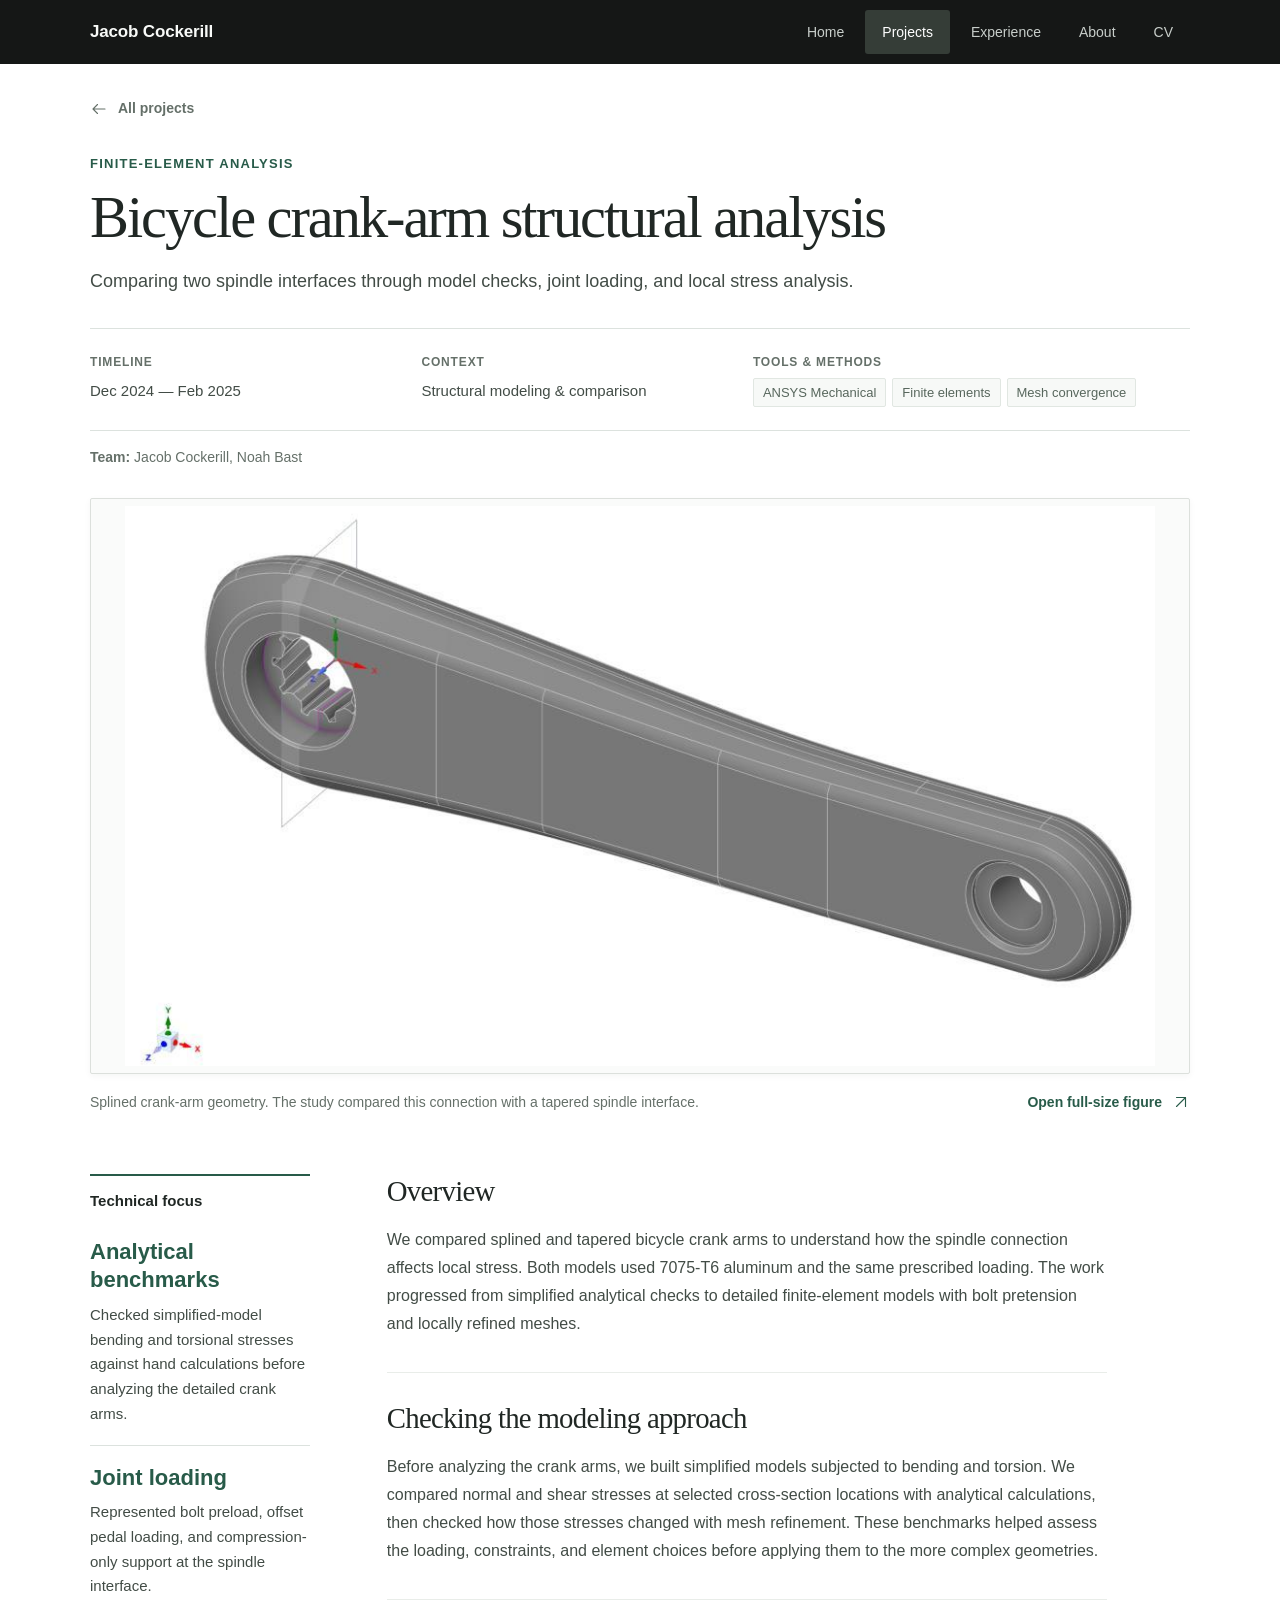
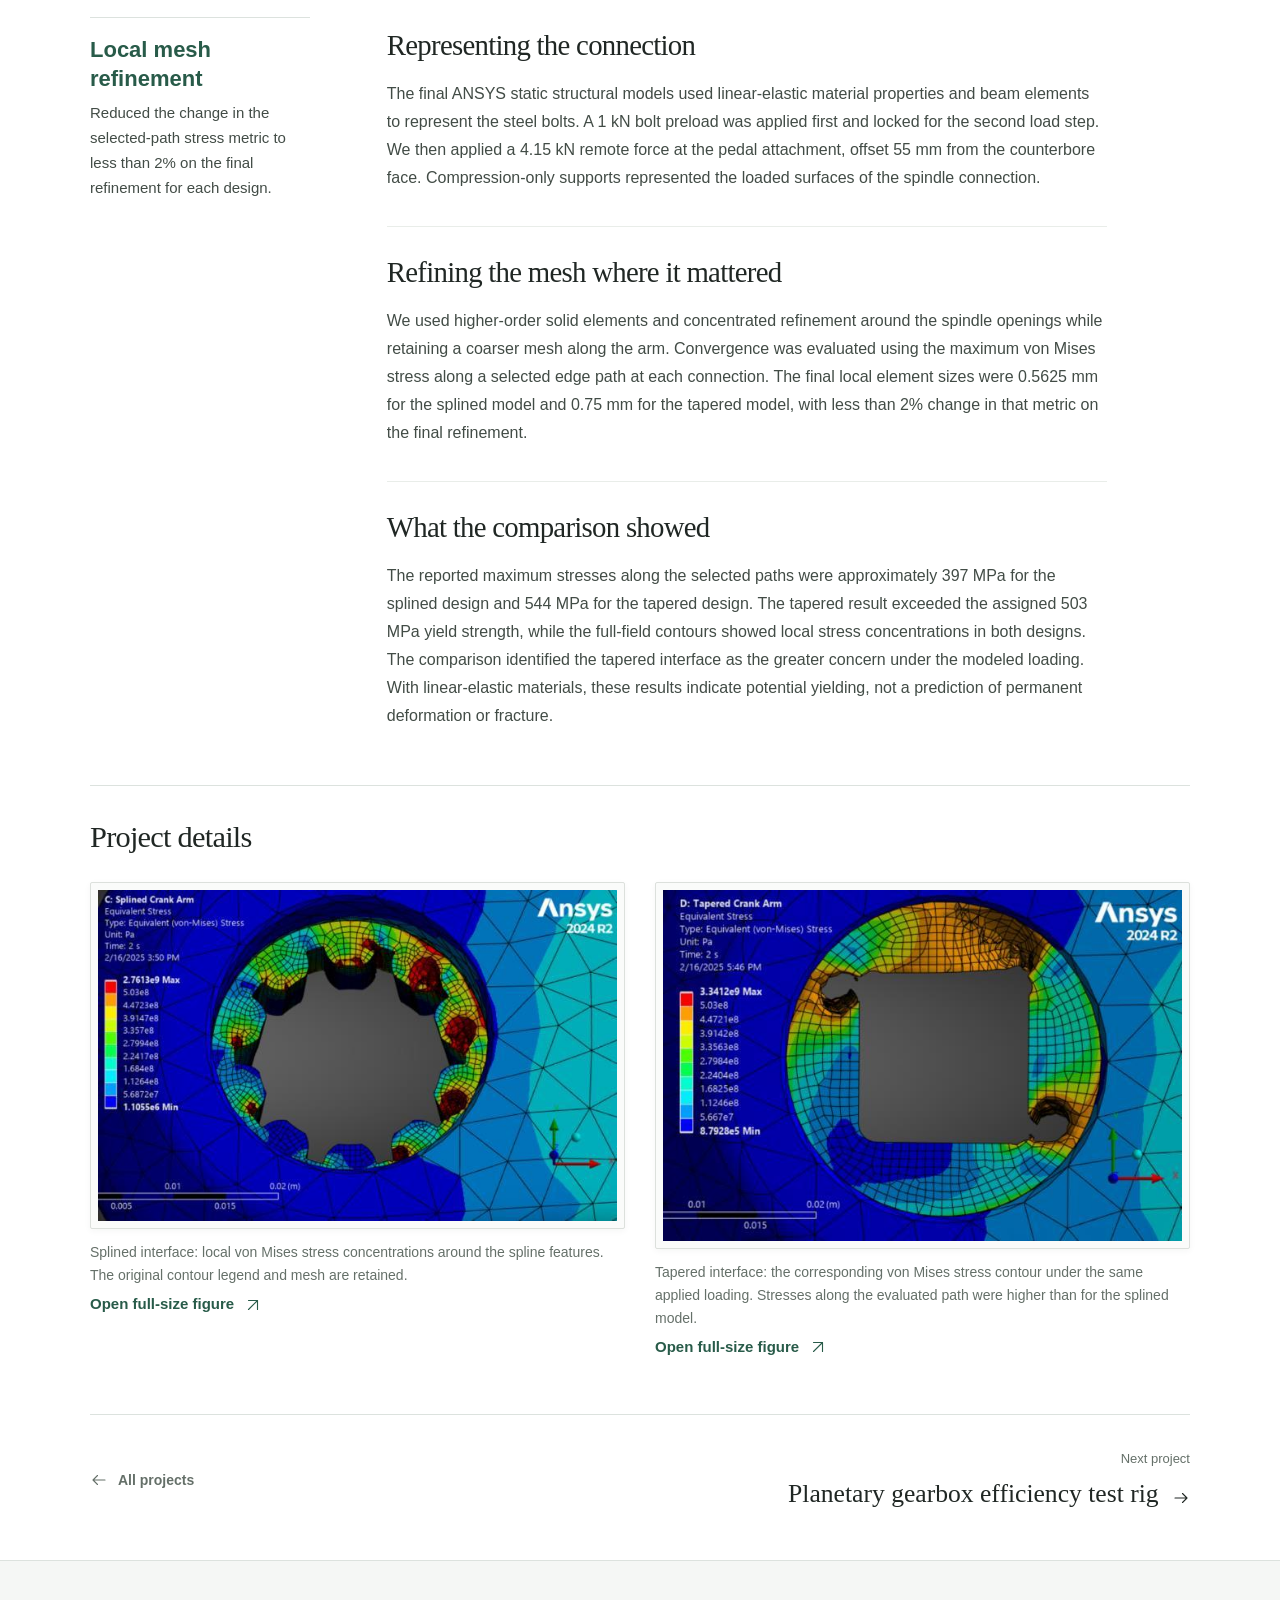
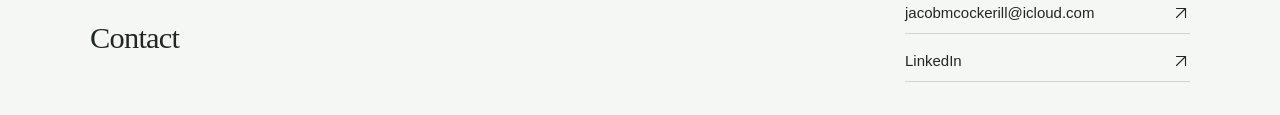
<file: projects/bicycle-crank-arm.html>
<!doctype html>
<html lang="en">
<head>
  <meta charset="utf-8">
  <meta name="viewport" content="width=device-width, initial-scale=1">
  <meta name="description" content="Comparing splined and tapered bicycle crank arms through analytical model checks, bolt-preloaded finite-element analysis, and local mesh refinement.">
  <meta name="theme-color" content="#151716">
  <title>Bicycle crank-arm structural analysis | Jacob Cockerill</title>
  <link rel="icon" href="../assets/favicon.svg" type="image/svg+xml">
  <link rel="stylesheet" href="../assets/portfolio.css">
</head>
<body class="page-projects">
<a class="skip-link" href="#main">Skip to content</a>
<header class="site-header"><div class="container header-inner"><nav aria-label="Main navigation">
  <span class="nav-name">Jacob Cockerill</span>
  <div class="nav-links"><a href="../index.html">Home</a><a href="../projects.html" aria-current="page">Projects</a><a href="../experience.html">Experience</a><a href="../about.html">About</a><a href="../cv.html">CV</a></div>
</nav></div></header>
<main id="main" tabindex="-1">
  <header class="container project-heading">
    <a class="back-link" href="../projects.html"><svg class="icon" viewBox="0 0 24 24" fill="none" stroke="currentColor" stroke-width="1.5" stroke-linecap="round" stroke-linejoin="round" aria-hidden="true"><path d="M20 12H4m6-6-6 6 6 6"/></svg> All projects</a>
    <p class="eyebrow">Finite-element analysis</p>
    <h1>Bicycle crank-arm structural analysis</h1>
    <p class="project-subtitle">Comparing two spindle interfaces through model checks, joint loading, and local stress analysis.</p>
    <dl class="project-facts">
      <div><dt>Timeline</dt><dd>Dec 2024 — Feb 2025</dd></div>
      <div><dt>Context</dt><dd>Structural modeling &amp; comparison</dd></div>
      <div><dt>Tools &amp; methods</dt><dd><ul class="tags" aria-label="Tools and methods"><li>ANSYS Mechanical</li><li>Finite elements</li><li>Mesh convergence</li></ul></dd></div>
    </dl>
    <p class="project-team small muted"><strong>Team:</strong> Jacob Cockerill, Noah Bast</p>
  </header>

  <figure class="container project-cover">
    <div class="media media-frame wide"><img src="../assets/media/crank-arm-geometry.jpg" alt="CAD geometry of the bicycle crank arm with a splined spindle interface at the left and a pedal attachment at the right." width="1061" height="577" loading="eager" fetchpriority="high" decoding="async"></div>
    <figcaption><span>Splined crank-arm geometry. The study compared this connection with a tapered spindle interface.</span><a class="text-link" href="../assets/media/crank-arm-geometry.jpg" target="_blank" rel="noopener">Open full-size figure <svg class="icon" viewBox="0 0 24 24" fill="none" stroke="currentColor" stroke-width="1.5" stroke-linecap="round" stroke-linejoin="round" aria-hidden="true"><path d="M6 18 18 6M6 6h12v12"/></svg></a></figcaption>
  </figure>

  <div class="container project-body">
    <aside class="project-sidebar" aria-labelledby="stats-title">
      <h2 id="stats-title">Technical focus</h2>
      <dl class="technical-focus">
        <div class="focus-item"><dt>Analytical benchmarks</dt><dd>Checked simplified-model bending and torsional stresses against hand calculations before analyzing the detailed crank arms.</dd></div>
        <div class="focus-item"><dt>Joint loading</dt><dd>Represented bolt preload, offset pedal loading, and compression-only support at the spindle interface.</dd></div>
        <div class="focus-item"><dt>Local mesh refinement</dt><dd>Reduced the change in the selected-path stress metric to less than 2% on the final refinement for each design.</dd></div>
      </dl>
    </aside>
    <div class="project-narrative">
      <section><h2>Overview</h2><p>We compared splined and tapered bicycle crank arms to understand how the spindle connection affects local stress. Both models used 7075-T6 aluminum and the same prescribed loading. The work progressed from simplified analytical checks to detailed finite-element models with bolt pretension and locally refined meshes.</p></section>
      <section><h2>Checking the modeling approach</h2><p>Before analyzing the crank arms, we built simplified models subjected to bending and torsion. We compared normal and shear stresses at selected cross-section locations with analytical calculations, then checked how those stresses changed with mesh refinement. These benchmarks helped assess the loading, constraints, and element choices before applying them to the more complex geometries.</p></section>
      <section><h2>Representing the connection</h2><p>The final ANSYS static structural models used linear-elastic material properties and beam elements to represent the steel bolts. A 1 kN bolt preload was applied first and locked for the second load step. We then applied a 4.15 kN remote force at the pedal attachment, offset 55 mm from the counterbore face. Compression-only supports represented the loaded surfaces of the spindle connection.</p></section>
      <section><h2>Refining the mesh where it mattered</h2><p>We used higher-order solid elements and concentrated refinement around the spindle openings while retaining a coarser mesh along the arm. Convergence was evaluated using the maximum von Mises stress along a selected edge path at each connection. The final local element sizes were 0.5625 mm for the splined model and 0.75 mm for the tapered model, with less than 2% change in that metric on the final refinement.</p></section>
      <section><h2>What the comparison showed</h2><p>The reported maximum stresses along the selected paths were approximately 397 MPa for the splined design and 544 MPa for the tapered design. The tapered result exceeded the assigned 503 MPa yield strength, while the full-field contours showed local stress concentrations in both designs. The comparison identified the tapered interface as the greater concern under the modeled loading. With linear-elastic materials, these results indicate potential yielding, not a prediction of permanent deformation or fracture.</p></section>
    </div>
  </div>

  <section class="container project-gallery" aria-labelledby="gallery-title">
    <h2 id="gallery-title">Project details</h2>
    <div class="gallery-grid">
      <figure>
        <div class="media media-frame full-photo"><img src="../assets/media/crank-arm-splined-stress.jpg" alt="Original ANSYS von Mises stress contour around the splined spindle opening, including the mesh, color legend in pascals, and scale bar." width="631" height="403" loading="lazy" decoding="async"></div>
        <figcaption><span>Splined interface: local von Mises stress concentrations around the spline features. The original contour legend and mesh are retained.</span><br><a class="text-link" href="../assets/media/crank-arm-splined-stress.jpg" target="_blank" rel="noopener">Open full-size figure <svg class="icon" viewBox="0 0 24 24" fill="none" stroke="currentColor" stroke-width="1.5" stroke-linecap="round" stroke-linejoin="round" aria-hidden="true"><path d="M6 18 18 6M6 6h12v12"/></svg></a></figcaption>
      </figure>
      <figure>
        <div class="media media-frame full-photo"><img src="../assets/media/crank-arm-tapered-stress.jpg" alt="Original ANSYS von Mises stress contour around the tapered spindle opening, including the mesh, color legend in pascals, and scale bar." width="639" height="432" loading="lazy" decoding="async"></div>
        <figcaption><span>Tapered interface: the corresponding von Mises stress contour under the same applied loading. Stresses along the evaluated path were higher than for the splined model.</span><br><a class="text-link" href="../assets/media/crank-arm-tapered-stress.jpg" target="_blank" rel="noopener">Open full-size figure <svg class="icon" viewBox="0 0 24 24" fill="none" stroke="currentColor" stroke-width="1.5" stroke-linecap="round" stroke-linejoin="round" aria-hidden="true"><path d="M6 18 18 6M6 6h12v12"/></svg></a></figcaption>
      </figure>
    </div>
  </section>
  <nav class="container next-project" aria-label="Project navigation"><a class="back-link" href="../projects.html"><svg class="icon" viewBox="0 0 24 24" fill="none" stroke="currentColor" stroke-width="1.5" stroke-linecap="round" stroke-linejoin="round" aria-hidden="true"><path d="M20 12H4m6-6-6 6 6 6"/></svg> All projects</a><a class="next-project-link" href="planetary-gearbox-testing.html"><span>Next project</span><strong>Planetary gearbox efficiency test rig <svg class="icon" viewBox="0 0 24 24" fill="none" stroke="currentColor" stroke-width="1.5" stroke-linecap="round" stroke-linejoin="round" aria-hidden="true"><path d="M4 12h16m-6-6 6 6-6 6"/></svg></strong></a></nav>
</main>
<footer class="contact-section" aria-labelledby="contact-title"><div class="container contact-inner"><div><h2 id="contact-title">Contact</h2></div><div class="contact-links"><a href="mailto:jacobmcockerill@icloud.com">jacobmcockerill@icloud.com <svg class="icon" viewBox="0 0 24 24" fill="none" stroke="currentColor" stroke-width="1.5" stroke-linecap="round" stroke-linejoin="round" aria-hidden="true"><path d="M6 18 18 6M6 6h12v12"/></svg></a><a href="https://www.linkedin.com/in/jcockerill26/">LinkedIn <svg class="icon" viewBox="0 0 24 24" fill="none" stroke="currentColor" stroke-width="1.5" stroke-linecap="round" stroke-linejoin="round" aria-hidden="true"><path d="M6 18 18 6M6 6h12v12"/></svg></a></div></div></footer>
</body>
</html>
</file>
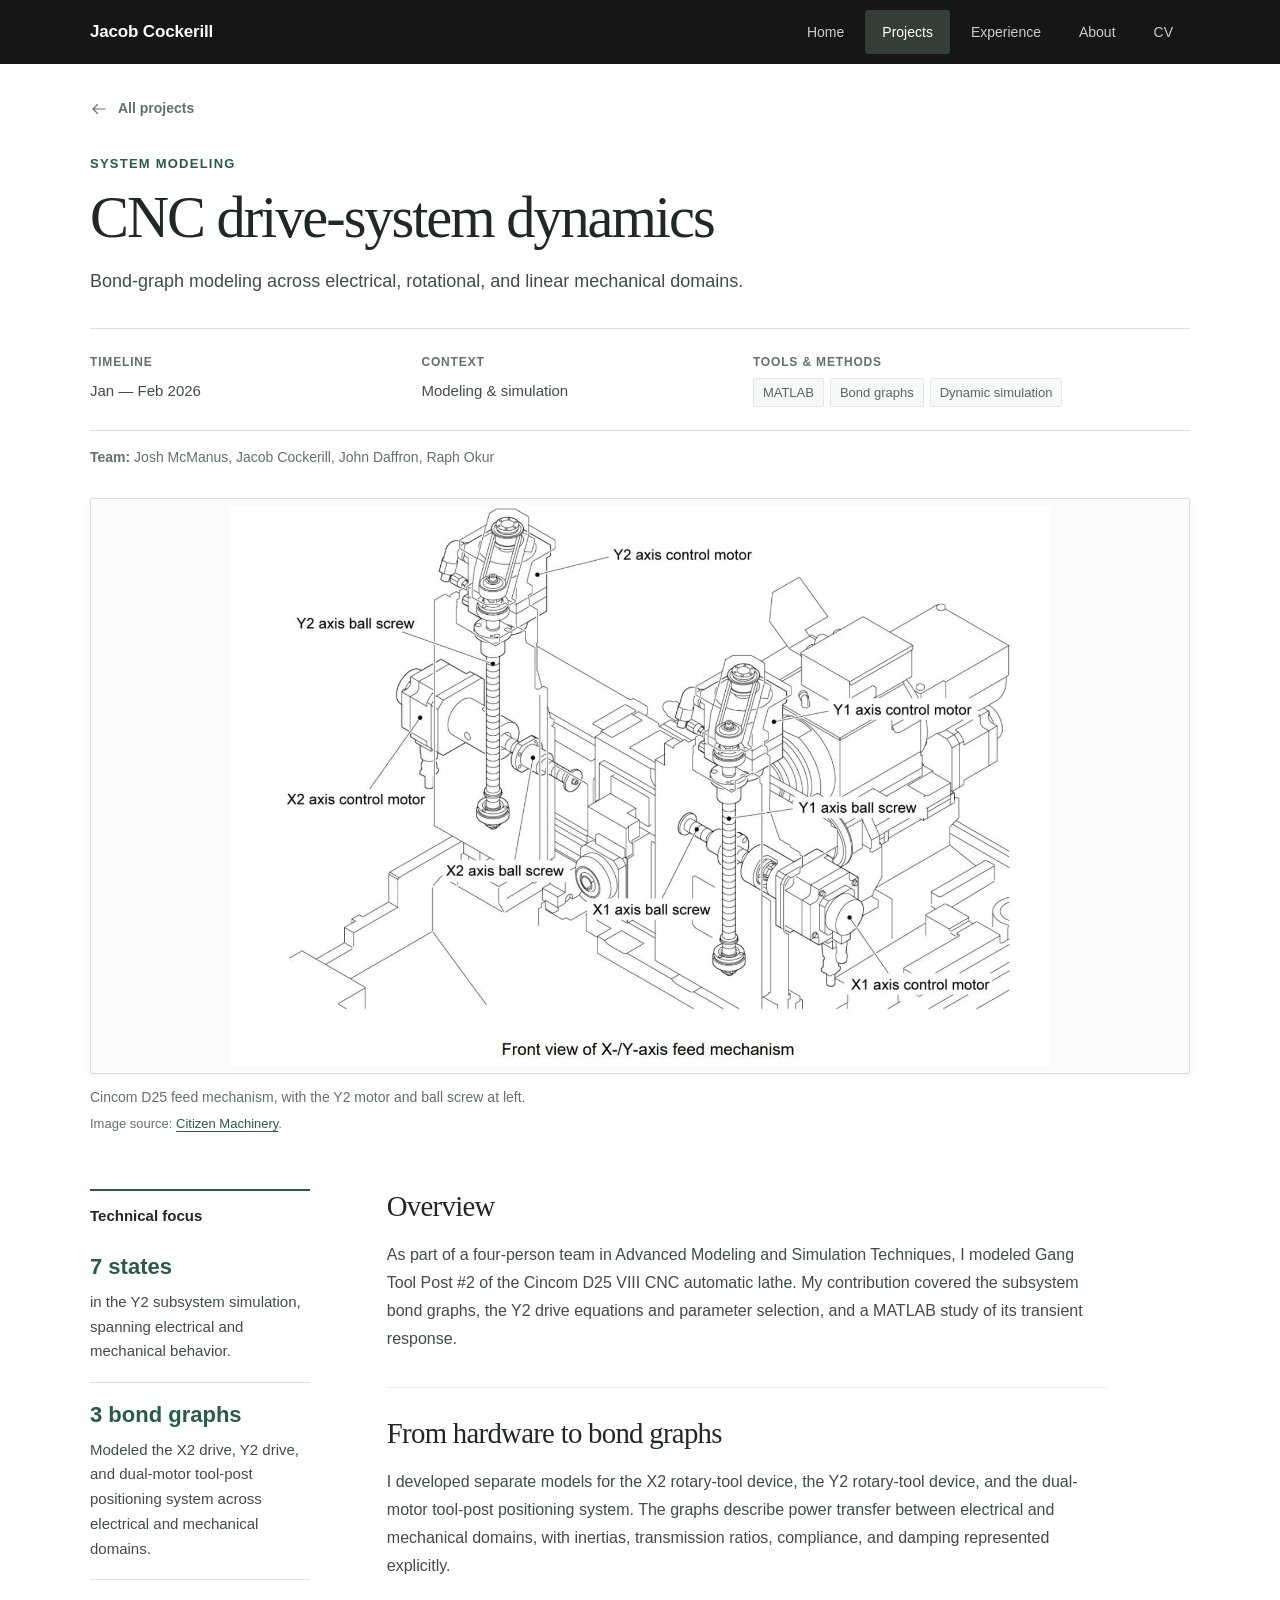
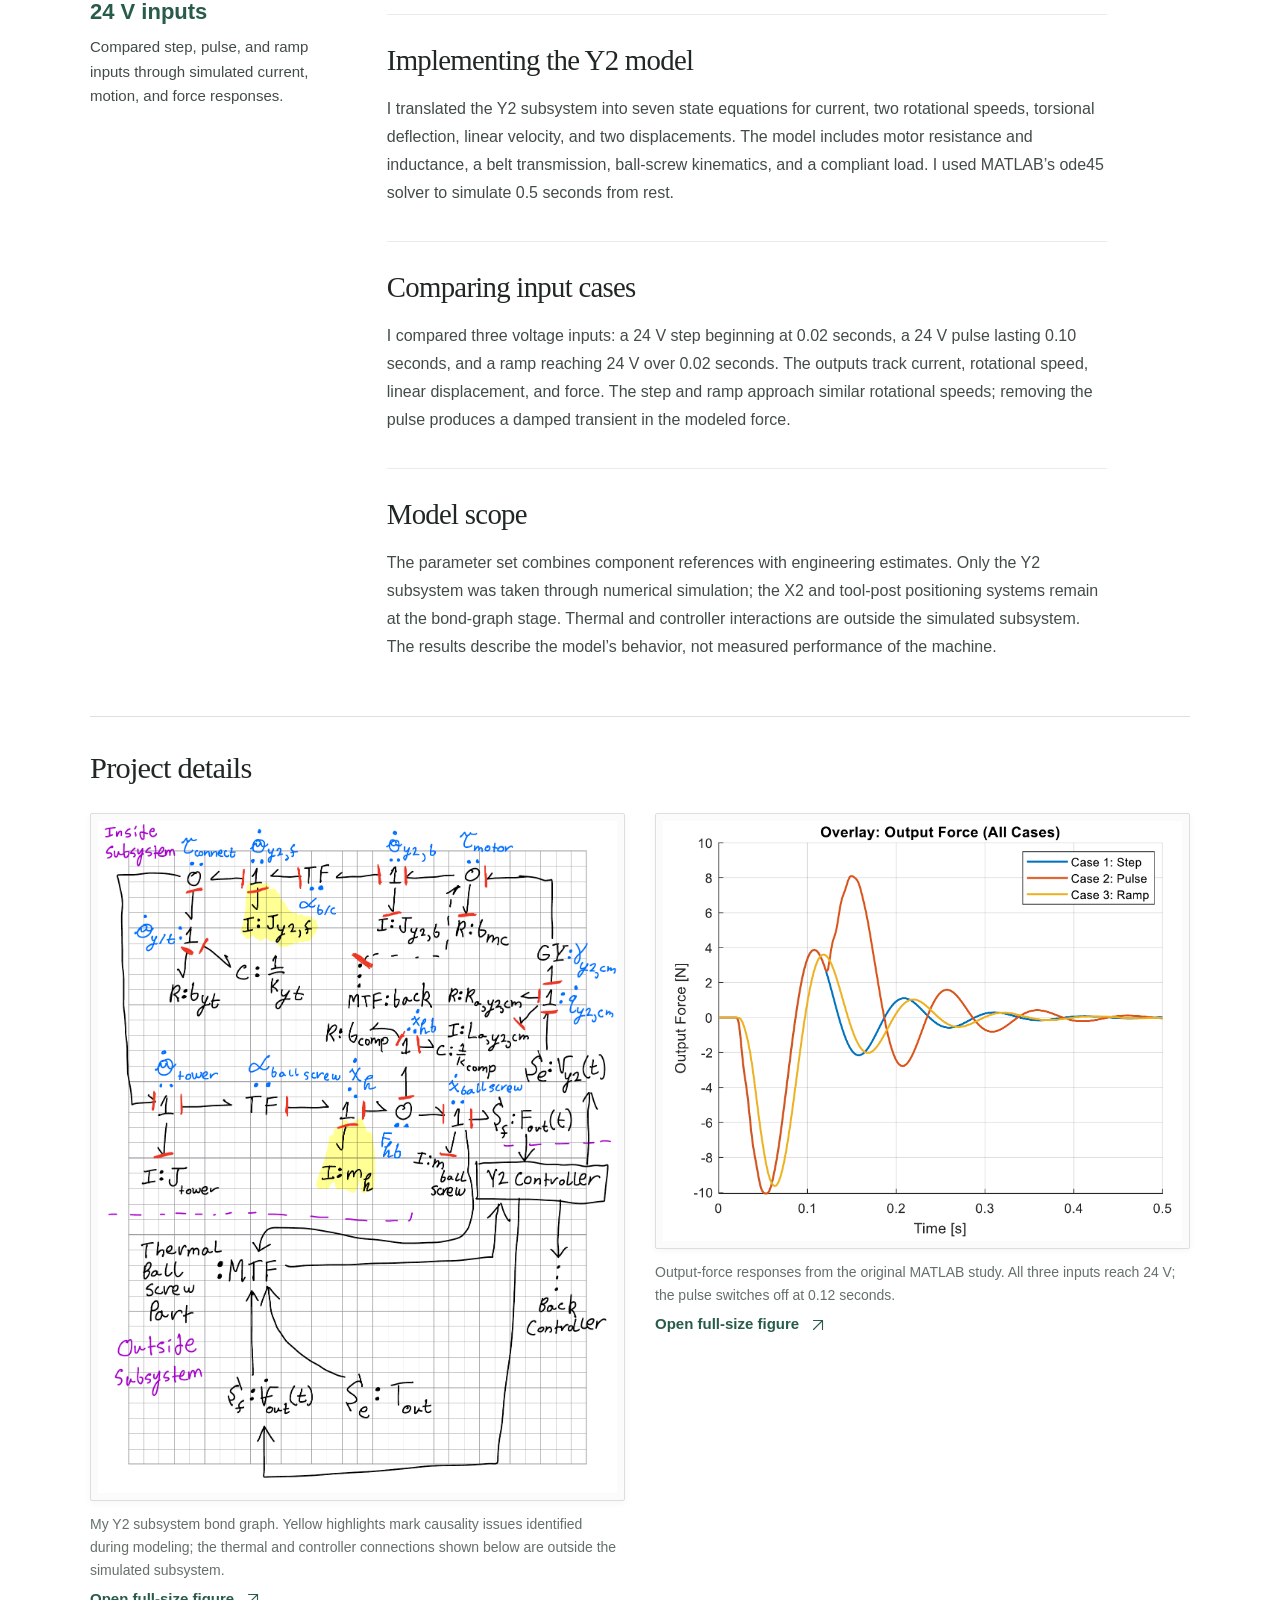
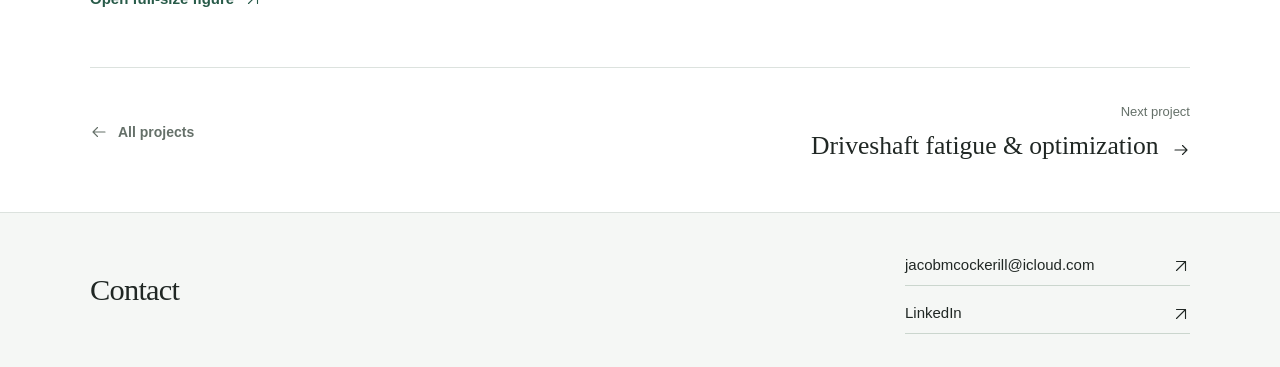
<file: projects/cnc-dynamics.html>
<!doctype html>
<html lang="en">
<head>
  <meta charset="utf-8">
  <meta name="viewport" content="width=device-width, initial-scale=1">
  <meta name="description" content="Three subsystem bond graphs for a Cincom D25 VIII tool post, with a MATLAB simulation of the Y2 drive.">
  <meta name="theme-color" content="#151716">
  <title>CNC drive-system dynamics | Jacob Cockerill</title>
  <link rel="icon" href="../assets/favicon.svg" type="image/svg+xml">
  <link rel="stylesheet" href="../assets/portfolio.css">
</head>
<body class="page-projects">
<a class="skip-link" href="#main">Skip to content</a>
<header class="site-header"><div class="container header-inner"><nav aria-label="Main navigation">
  <span class="nav-name">Jacob Cockerill</span>
  <div class="nav-links"><a href="../index.html">Home</a><a href="../projects.html" aria-current="page">Projects</a><a href="../experience.html">Experience</a><a href="../about.html">About</a><a href="../cv.html">CV</a></div>
</nav></div></header>
<main id="main" tabindex="-1">
    <header class="container project-heading"><a class="back-link" href="../projects.html"><svg class="icon" viewBox="0 0 24 24" fill="none" stroke="currentColor" stroke-width="1.5" stroke-linecap="round" stroke-linejoin="round" aria-hidden="true"><path d="M20 12H4m6-6-6 6 6 6"/></svg> All projects</a><p class="eyebrow">System modeling</p><h1>CNC drive-system dynamics</h1><p class="project-subtitle">Bond-graph modeling across electrical, rotational, and linear mechanical domains.</p><dl class="project-facts"><div><dt>Timeline</dt><dd>Jan — Feb 2026</dd></div><div><dt>Context</dt><dd>Modeling &amp; simulation</dd></div><div><dt>Tools &amp; methods</dt><dd><ul class="tags" aria-label="Tools and methods"><li>MATLAB</li><li>Bond graphs</li><li>Dynamic simulation</li></ul></dd></div></dl><p class="project-team small muted"><strong>Team:</strong> Josh McManus, Jacob Cockerill, John Daffron, Raph Okur</p></header>
    <figure class="container project-cover"><div class="media media-frame wide"><img src="../assets/media/cnc-tool-post-mechanism.jpg" alt="Cincom D25 feed mechanism, with the Y2 motor and ball screw at left." width="1428" height="973" loading="eager" fetchpriority="high" decoding="async"></div><figcaption><span>Cincom D25 feed mechanism, with the Y2 motor and ball screw at left.<span class="image-credit">Image source: <a href="https://cmj.citizen.co.jp/english/" target="_blank" rel="noopener">Citizen Machinery</a>.</span></span></figcaption></figure>
    <div class="container project-body"><aside class="project-sidebar" aria-labelledby="stats-title"><h2 id="stats-title">Technical focus</h2><dl class="technical-focus"><div class="focus-item"><dt>7 states</dt><dd>in the Y2 subsystem simulation, spanning electrical and mechanical behavior.</dd></div><div class="focus-item"><dt>3 bond graphs</dt><dd>Modeled the X2 drive, Y2 drive, and dual-motor tool-post positioning system across electrical and mechanical domains.</dd></div><div class="focus-item"><dt>24 V inputs</dt><dd>Compared step, pulse, and ramp inputs through simulated current, motion, and force responses.</dd></div></dl></aside><div class="project-narrative"><section><h2>Overview</h2><p>As part of a four-person team in Advanced Modeling and Simulation Techniques, I modeled Gang Tool Post #2 of the Cincom D25 VIII CNC automatic lathe. My contribution covered the subsystem bond graphs, the Y2 drive equations and parameter selection, and a MATLAB study of its transient response.</p></section><section><h2>From hardware to bond graphs</h2><p>I developed separate models for the X2 rotary-tool device, the Y2 rotary-tool device, and the dual-motor tool-post positioning system. The graphs describe power transfer between electrical and mechanical domains, with inertias, transmission ratios, compliance, and damping represented explicitly.</p></section><section><h2>Implementing the Y2 model</h2><p>I translated the Y2 subsystem into seven state equations for current, two rotational speeds, torsional deflection, linear velocity, and two displacements. The model includes motor resistance and inductance, a belt transmission, ball-screw kinematics, and a compliant load. I used MATLAB’s ode45 solver to simulate 0.5 seconds from rest.</p></section><section><h2>Comparing input cases</h2><p>I compared three voltage inputs: a 24 V step beginning at 0.02 seconds, a 24 V pulse lasting 0.10 seconds, and a ramp reaching 24 V over 0.02 seconds. The outputs track current, rotational speed, linear displacement, and force. The step and ramp approach similar rotational speeds; removing the pulse produces a damped transient in the modeled force.</p></section><section><h2>Model scope</h2><p>The parameter set combines component references with engineering estimates. Only the Y2 subsystem was taken through numerical simulation; the X2 and tool-post positioning systems remain at the bond-graph stage. Thermal and controller interactions are outside the simulated subsystem. The results describe the model’s behavior, not measured performance of the machine.</p></section></div></div>
    <section class="container project-gallery" aria-labelledby="gallery-title"><h2 id="gallery-title">Project details</h2><div class="gallery-grid"><figure><div class="media media-frame full-photo"><img src="../assets/media/cnc-y2-bond-graph.png" alt="Jacob Cockerill’s original Y2 subsystem bond graph, showing electrical, rotational, and linear mechanical connections." width="1391" height="1800" loading="lazy" decoding="async"></div><figcaption><span>My Y2 subsystem bond graph. Yellow highlights mark causality issues identified during modeling; the thermal and controller connections shown below are outside the simulated subsystem.</span><br><a class="text-link" href="../assets/media/cnc-y2-bond-graph.png" target="_blank" rel="noopener">Open full-size figure <svg class="icon" viewBox="0 0 24 24" fill="none" stroke="currentColor" stroke-width="1.5" stroke-linecap="round" stroke-linejoin="round" aria-hidden="true"><path d="M6 18 18 6M6 6h12v12"/></svg></a></figcaption></figure><figure><div class="media media-frame full-photo"><img src="../assets/media/cnc-y2-force-response.png" alt="Simulated Y2 output force over 0.5 seconds for step, pulse, and ramp voltage inputs." width="1584" height="1281" loading="lazy" decoding="async"></div><figcaption><span>Output-force responses from the original MATLAB study. All three inputs reach 24 V; the pulse switches off at 0.12 seconds.</span><br><a class="text-link" href="../assets/media/cnc-y2-force-response.png" target="_blank" rel="noopener">Open full-size figure <svg class="icon" viewBox="0 0 24 24" fill="none" stroke="currentColor" stroke-width="1.5" stroke-linecap="round" stroke-linejoin="round" aria-hidden="true"><path d="M6 18 18 6M6 6h12v12"/></svg></a></figcaption></figure></div></section>
    <nav class="container next-project" aria-label="Project navigation"><a class="back-link" href="../projects.html"><svg class="icon" viewBox="0 0 24 24" fill="none" stroke="currentColor" stroke-width="1.5" stroke-linecap="round" stroke-linejoin="round" aria-hidden="true"><path d="M20 12H4m6-6-6 6 6 6"/></svg> All projects</a><a class="next-project-link" href="driveshaft-fatigue.html"><span>Next project</span><strong>Driveshaft fatigue &amp; optimization <svg class="icon" viewBox="0 0 24 24" fill="none" stroke="currentColor" stroke-width="1.5" stroke-linecap="round" stroke-linejoin="round" aria-hidden="true"><path d="M4 12h16m-6-6 6 6-6 6"/></svg></strong></a></nav>
  </main>
<footer class="contact-section" aria-labelledby="contact-title"><div class="container contact-inner"><div><h2 id="contact-title">Contact</h2></div><div class="contact-links"><a href="mailto:jacobmcockerill@icloud.com">jacobmcockerill@icloud.com <svg class="icon" viewBox="0 0 24 24" fill="none" stroke="currentColor" stroke-width="1.5" stroke-linecap="round" stroke-linejoin="round" aria-hidden="true"><path d="M6 18 18 6M6 6h12v12"/></svg></a><a href="https://www.linkedin.com/in/jcockerill26/">LinkedIn <svg class="icon" viewBox="0 0 24 24" fill="none" stroke="currentColor" stroke-width="1.5" stroke-linecap="round" stroke-linejoin="round" aria-hidden="true"><path d="M6 18 18 6M6 6h12v12"/></svg></a></div></div></footer>
</body>
</html>
</file>
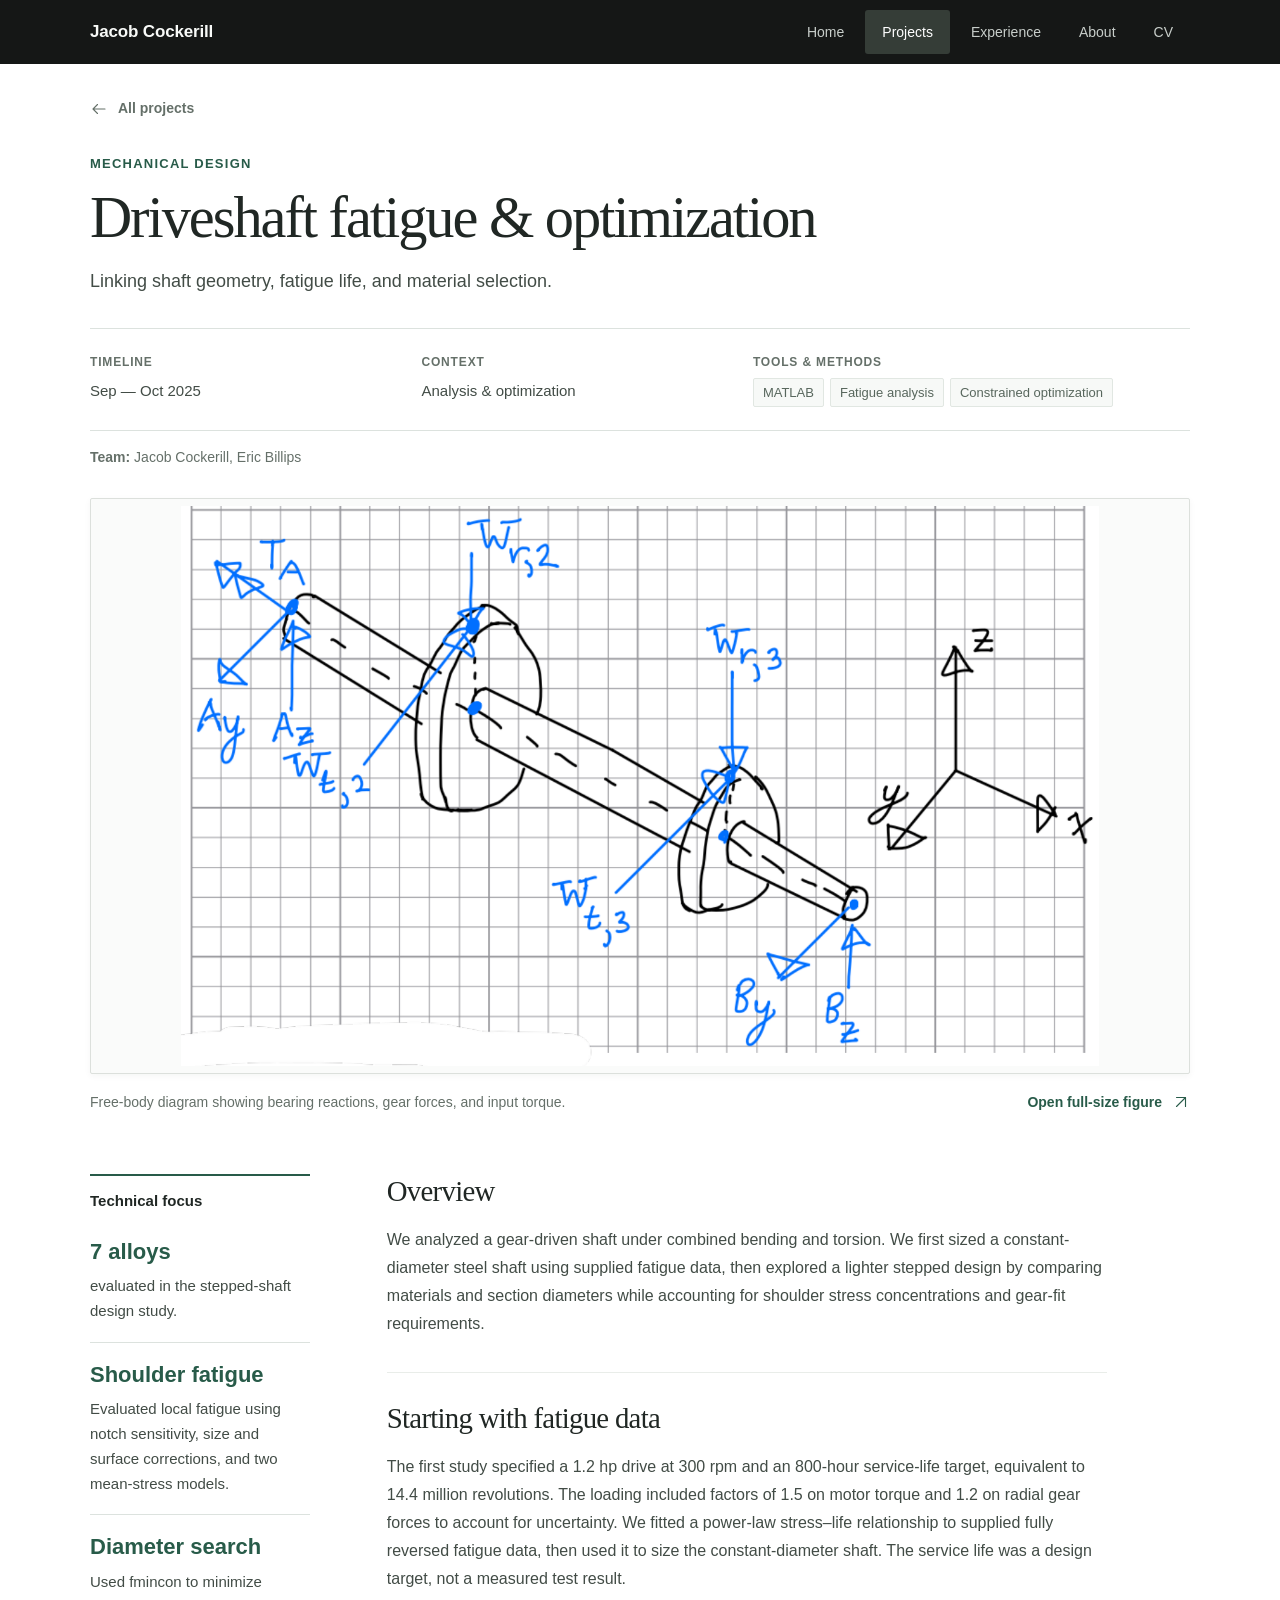
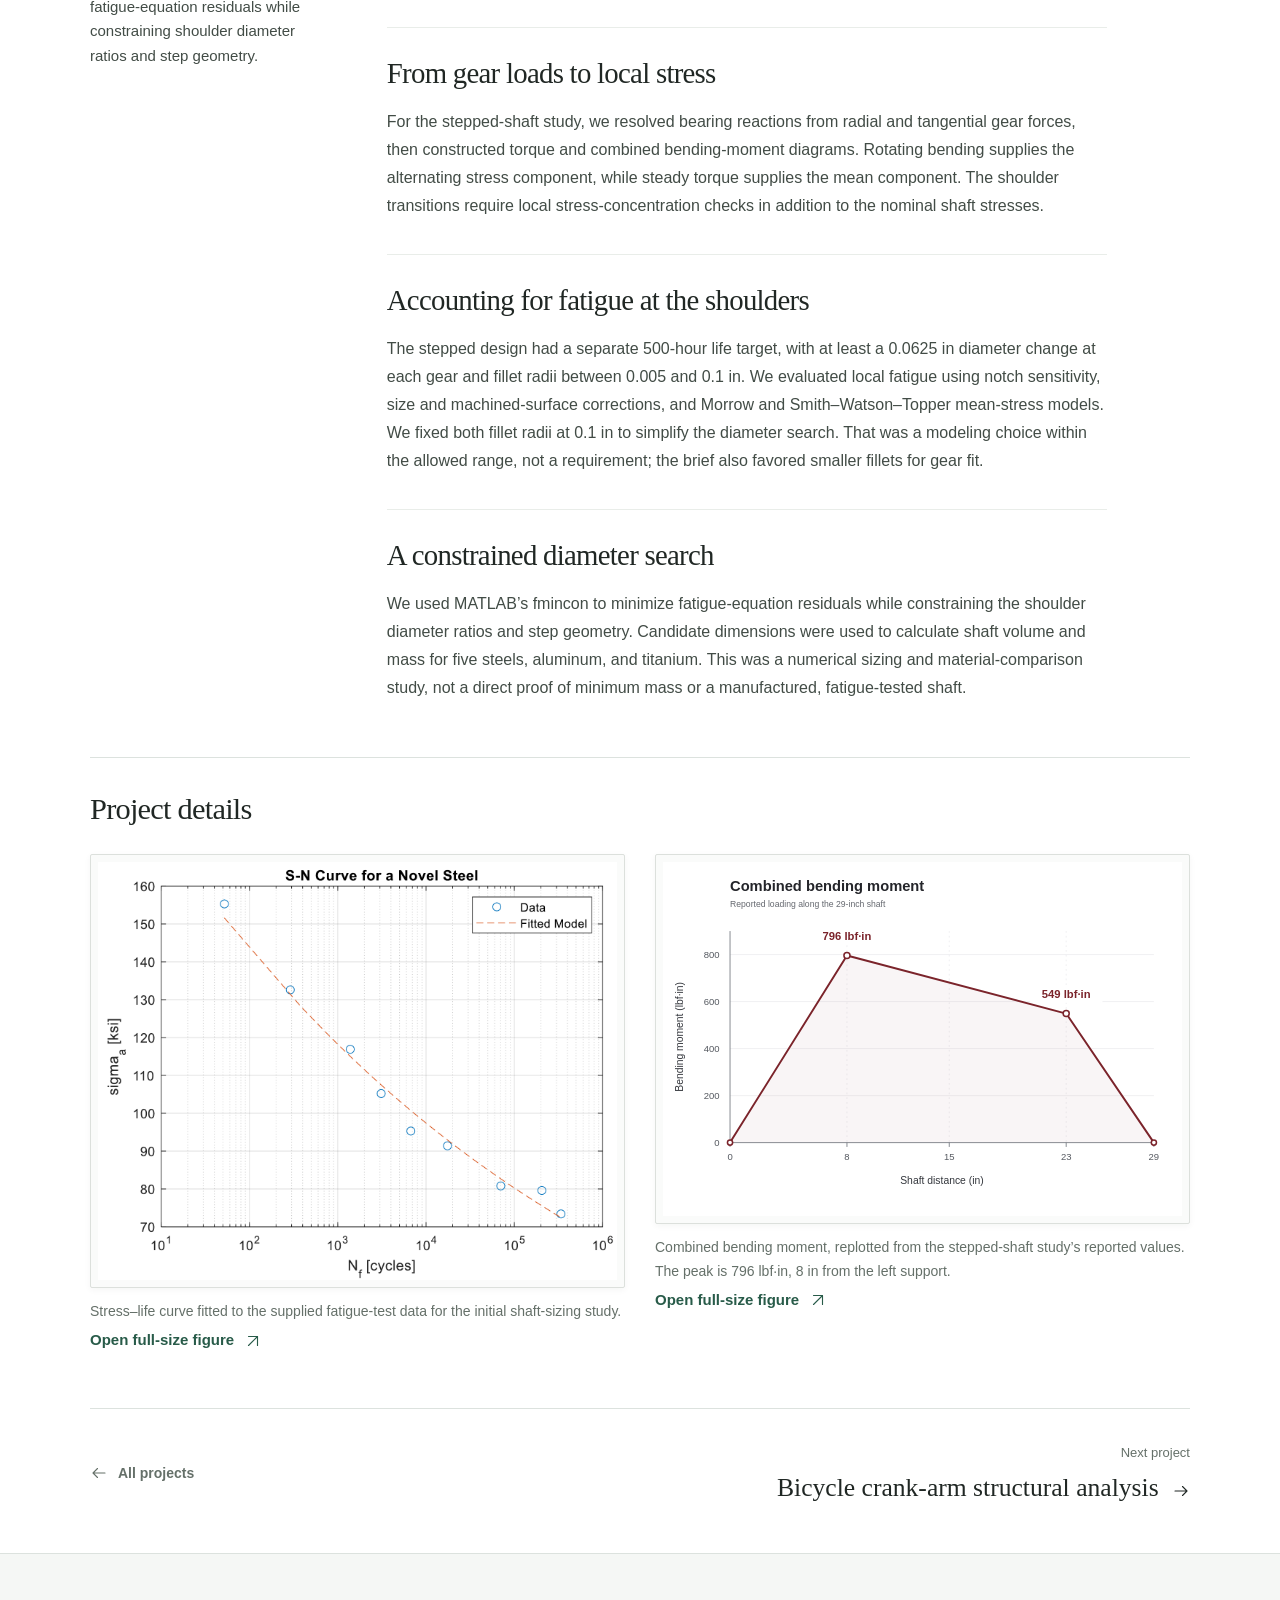
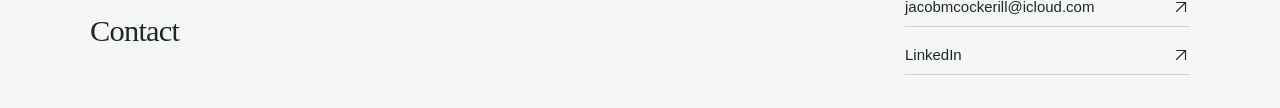
<file: projects/driveshaft-fatigue.html>
<!doctype html>
<html lang="en">
<head>
  <meta charset="utf-8">
  <meta name="viewport" content="width=device-width, initial-scale=1">
  <meta name="description" content="Fatigue-based shaft sizing followed by a constrained search for a lighter stepped design across seven alloys.">
  <meta name="theme-color" content="#151716">
  <title>Driveshaft fatigue &amp; optimization | Jacob Cockerill</title>
  <link rel="icon" href="../assets/favicon.svg" type="image/svg+xml">
  <link rel="stylesheet" href="../assets/portfolio.css">
</head>
<body class="page-projects">
<a class="skip-link" href="#main">Skip to content</a>
<header class="site-header"><div class="container header-inner"><nav aria-label="Main navigation">
  <span class="nav-name">Jacob Cockerill</span>
  <div class="nav-links"><a href="../index.html">Home</a><a href="../projects.html" aria-current="page">Projects</a><a href="../experience.html">Experience</a><a href="../about.html">About</a><a href="../cv.html">CV</a></div>
</nav></div></header>
<main id="main" tabindex="-1">
    <header class="container project-heading"><a class="back-link" href="../projects.html"><svg class="icon" viewBox="0 0 24 24" fill="none" stroke="currentColor" stroke-width="1.5" stroke-linecap="round" stroke-linejoin="round" aria-hidden="true"><path d="M20 12H4m6-6-6 6 6 6"/></svg> All projects</a><p class="eyebrow">Mechanical design</p><h1>Driveshaft fatigue &amp; optimization</h1><p class="project-subtitle">Linking shaft geometry, fatigue life, and material selection.</p><dl class="project-facts"><div><dt>Timeline</dt><dd>Sep — Oct 2025</dd></div><div><dt>Context</dt><dd>Analysis &amp; optimization</dd></div><div><dt>Tools &amp; methods</dt><dd><ul class="tags" aria-label="Tools and methods"><li>MATLAB</li><li>Fatigue analysis</li><li>Constrained optimization</li></ul></dd></div></dl><p class="project-team small muted"><strong>Team:</strong> Jacob Cockerill, Eric Billips</p></header>
    <figure class="container project-cover"><div class="media media-frame wide"><img src="../assets/media/driveshaft-free-body.png" alt="Free-body diagram showing bearing reactions, gear forces, and input torque." width="1520" height="928" loading="eager" fetchpriority="high" decoding="async"></div><figcaption><span>Free-body diagram showing bearing reactions, gear forces, and input torque.</span><a class="text-link" href="../assets/media/driveshaft-free-body.png" target="_blank" rel="noopener">Open full-size figure <svg class="icon" viewBox="0 0 24 24" fill="none" stroke="currentColor" stroke-width="1.5" stroke-linecap="round" stroke-linejoin="round" aria-hidden="true"><path d="M6 18 18 6M6 6h12v12"/></svg></a></figcaption></figure>
    <div class="container project-body"><aside class="project-sidebar" aria-labelledby="stats-title"><h2 id="stats-title">Technical focus</h2><dl class="technical-focus"><div class="focus-item"><dt>7 alloys</dt><dd>evaluated in the stepped-shaft design study.</dd></div><div class="focus-item"><dt>Shoulder fatigue</dt><dd>Evaluated local fatigue using notch sensitivity, size and surface corrections, and two mean-stress models.</dd></div><div class="focus-item"><dt>Diameter search</dt><dd>Used fmincon to minimize fatigue-equation residuals while constraining shoulder diameter ratios and step geometry.</dd></div></dl></aside><div class="project-narrative"><section><h2>Overview</h2><p>We analyzed a gear-driven shaft under combined bending and torsion. We first sized a constant-diameter steel shaft using supplied fatigue data, then explored a lighter stepped design by comparing materials and section diameters while accounting for shoulder stress concentrations and gear-fit requirements.</p></section><section><h2>Starting with fatigue data</h2><p>The first study specified a 1.2 hp drive at 300 rpm and an 800-hour service-life target, equivalent to 14.4 million revolutions. The loading included factors of 1.5 on motor torque and 1.2 on radial gear forces to account for uncertainty. We fitted a power-law stress–life relationship to supplied fully reversed fatigue data, then used it to size the constant-diameter shaft. The service life was a design target, not a measured test result.</p></section><section><h2>From gear loads to local stress</h2><p>For the stepped-shaft study, we resolved bearing reactions from radial and tangential gear forces, then constructed torque and combined bending-moment diagrams. Rotating bending supplies the alternating stress component, while steady torque supplies the mean component. The shoulder transitions require local stress-concentration checks in addition to the nominal shaft stresses.</p></section><section><h2>Accounting for fatigue at the shoulders</h2><p>The stepped design had a separate 500-hour life target, with at least a 0.0625 in diameter change at each gear and fillet radii between 0.005 and 0.1 in. We evaluated local fatigue using notch sensitivity, size and machined-surface corrections, and Morrow and Smith–Watson–Topper mean-stress models. We fixed both fillet radii at 0.1 in to simplify the diameter search. That was a modeling choice within the allowed range, not a requirement; the brief also favored smaller fillets for gear fit.</p></section><section><h2>A constrained diameter search</h2><p>We used MATLAB’s fmincon to minimize fatigue-equation residuals while constraining the shoulder diameter ratios and step geometry. Candidate dimensions were used to calculate shaft volume and mass for five steels, aluminum, and titanium. This was a numerical sizing and material-comparison study, not a direct proof of minimum mass or a manufactured, fatigue-tested shaft.</p></section></div></div>
    <section class="container project-gallery" aria-labelledby="gallery-title"><h2 id="gallery-title">Project details</h2><div class="gallery-grid"><figure><div class="media media-frame full-photo"><img src="../assets/media/driveshaft-stress-life.png" alt="Supplied fully reversed steel fatigue data and a fitted power-law stress–life model." width="1424" height="1148" loading="lazy" decoding="async"></div><figcaption><span>Stress–life curve fitted to the supplied fatigue-test data for the initial shaft-sizing study.</span><br><a class="text-link" href="../assets/media/driveshaft-stress-life.png" target="_blank" rel="noopener">Open full-size figure <svg class="icon" viewBox="0 0 24 24" fill="none" stroke="currentColor" stroke-width="1.5" stroke-linecap="round" stroke-linejoin="round" aria-hidden="true"><path d="M6 18 18 6M6 6h12v12"/></svg></a></figcaption></figure><figure><div class="media media-frame full-photo"><img src="../assets/media/driveshaft-bending-moment.svg" alt="Combined bending moment along the 29-inch shaft: 0 at the left support, 796 lbf·in at 8 inches, 549 lbf·in at 23 inches, and 0 at the right support." width="1200" height="820" loading="lazy" decoding="async"></div><figcaption><span>Combined bending moment, replotted from the stepped-shaft study’s reported values. The peak is 796 lbf·in, 8 in from the left support.</span><br><a class="text-link" href="../assets/media/driveshaft-bending-moment.svg" target="_blank" rel="noopener">Open full-size figure <svg class="icon" viewBox="0 0 24 24" fill="none" stroke="currentColor" stroke-width="1.5" stroke-linecap="round" stroke-linejoin="round" aria-hidden="true"><path d="M6 18 18 6M6 6h12v12"/></svg></a></figcaption></figure></div></section>
    <nav class="container next-project" aria-label="Project navigation"><a class="back-link" href="../projects.html"><svg class="icon" viewBox="0 0 24 24" fill="none" stroke="currentColor" stroke-width="1.5" stroke-linecap="round" stroke-linejoin="round" aria-hidden="true"><path d="M20 12H4m6-6-6 6 6 6"/></svg> All projects</a><a class="next-project-link" href="bicycle-crank-arm.html"><span>Next project</span><strong>Bicycle crank-arm structural analysis <svg class="icon" viewBox="0 0 24 24" fill="none" stroke="currentColor" stroke-width="1.5" stroke-linecap="round" stroke-linejoin="round" aria-hidden="true"><path d="M4 12h16m-6-6 6 6-6 6"/></svg></strong></a></nav>
  </main>
<footer class="contact-section" aria-labelledby="contact-title"><div class="container contact-inner"><div><h2 id="contact-title">Contact</h2></div><div class="contact-links"><a href="mailto:jacobmcockerill@icloud.com">jacobmcockerill@icloud.com <svg class="icon" viewBox="0 0 24 24" fill="none" stroke="currentColor" stroke-width="1.5" stroke-linecap="round" stroke-linejoin="round" aria-hidden="true"><path d="M6 18 18 6M6 6h12v12"/></svg></a><a href="https://www.linkedin.com/in/jcockerill26/">LinkedIn <svg class="icon" viewBox="0 0 24 24" fill="none" stroke="currentColor" stroke-width="1.5" stroke-linecap="round" stroke-linejoin="round" aria-hidden="true"><path d="M6 18 18 6M6 6h12v12"/></svg></a></div></div></footer>
</body>
</html>
</file>
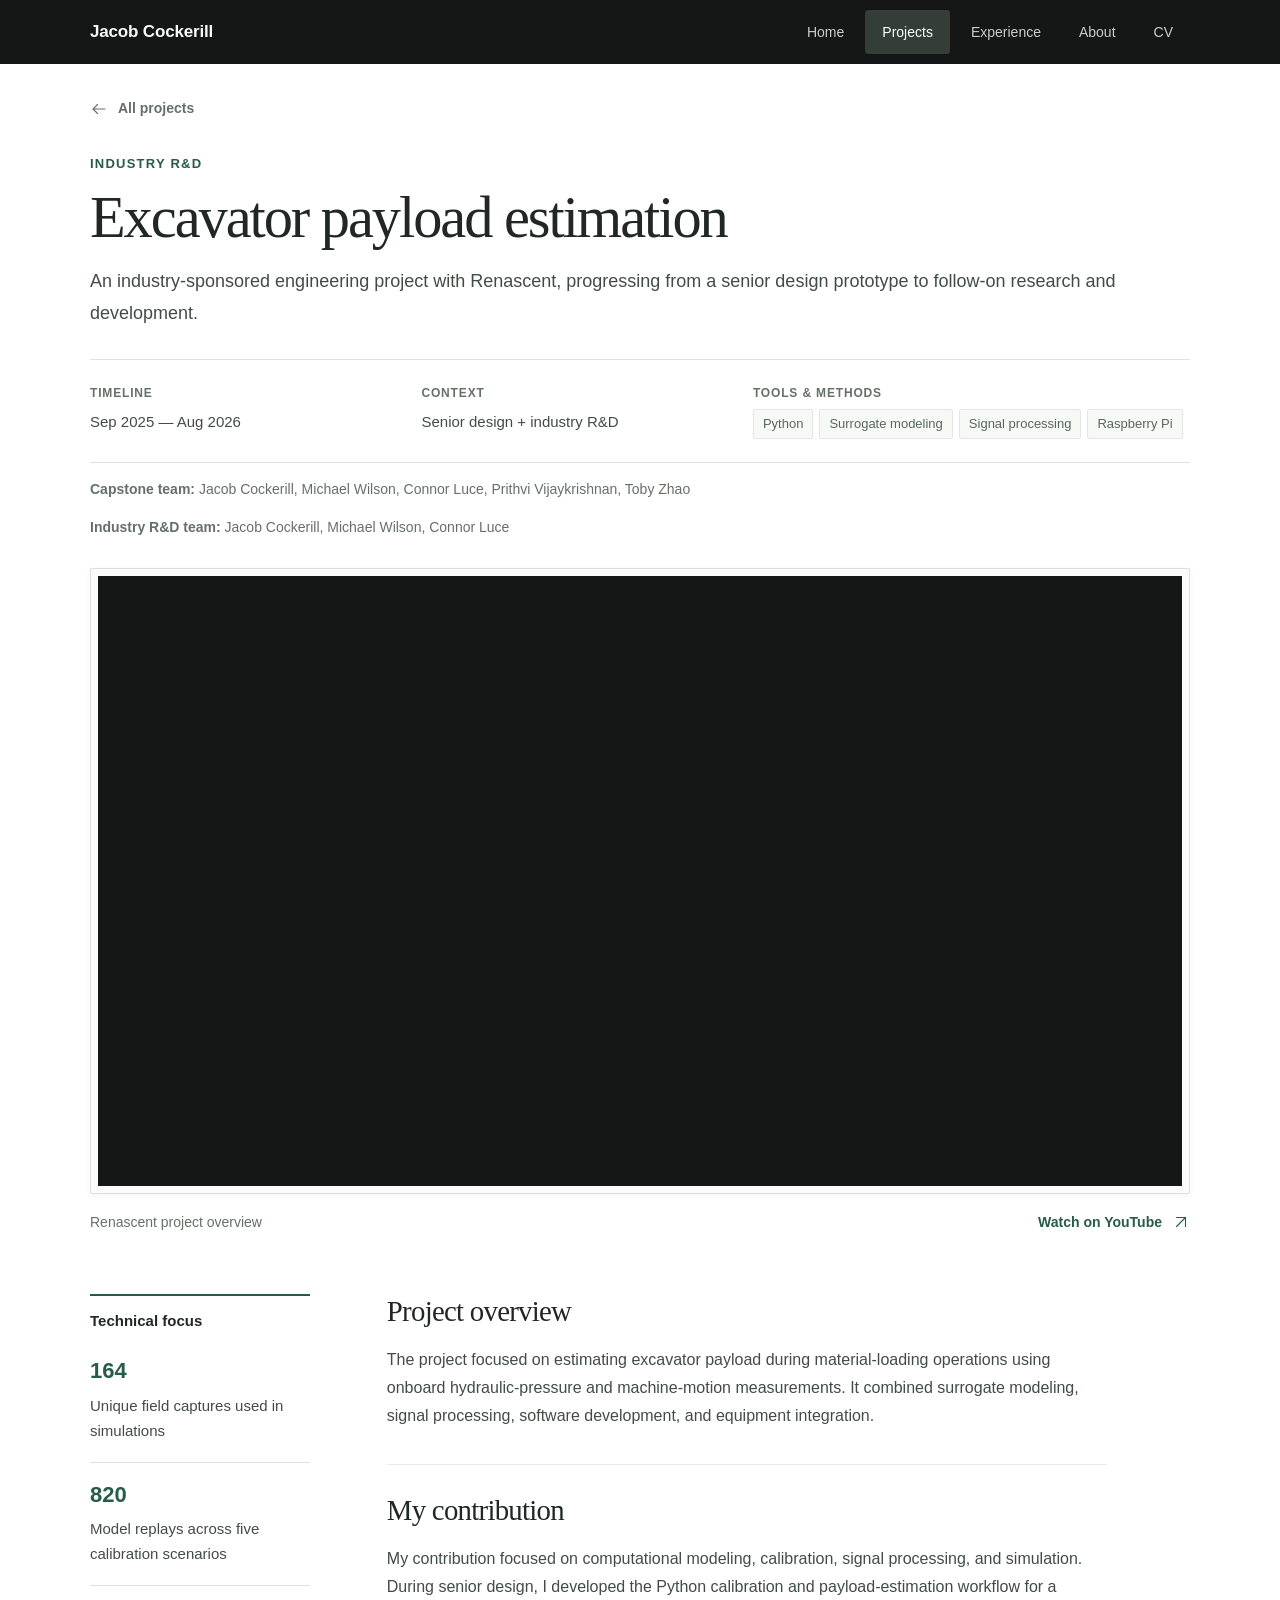
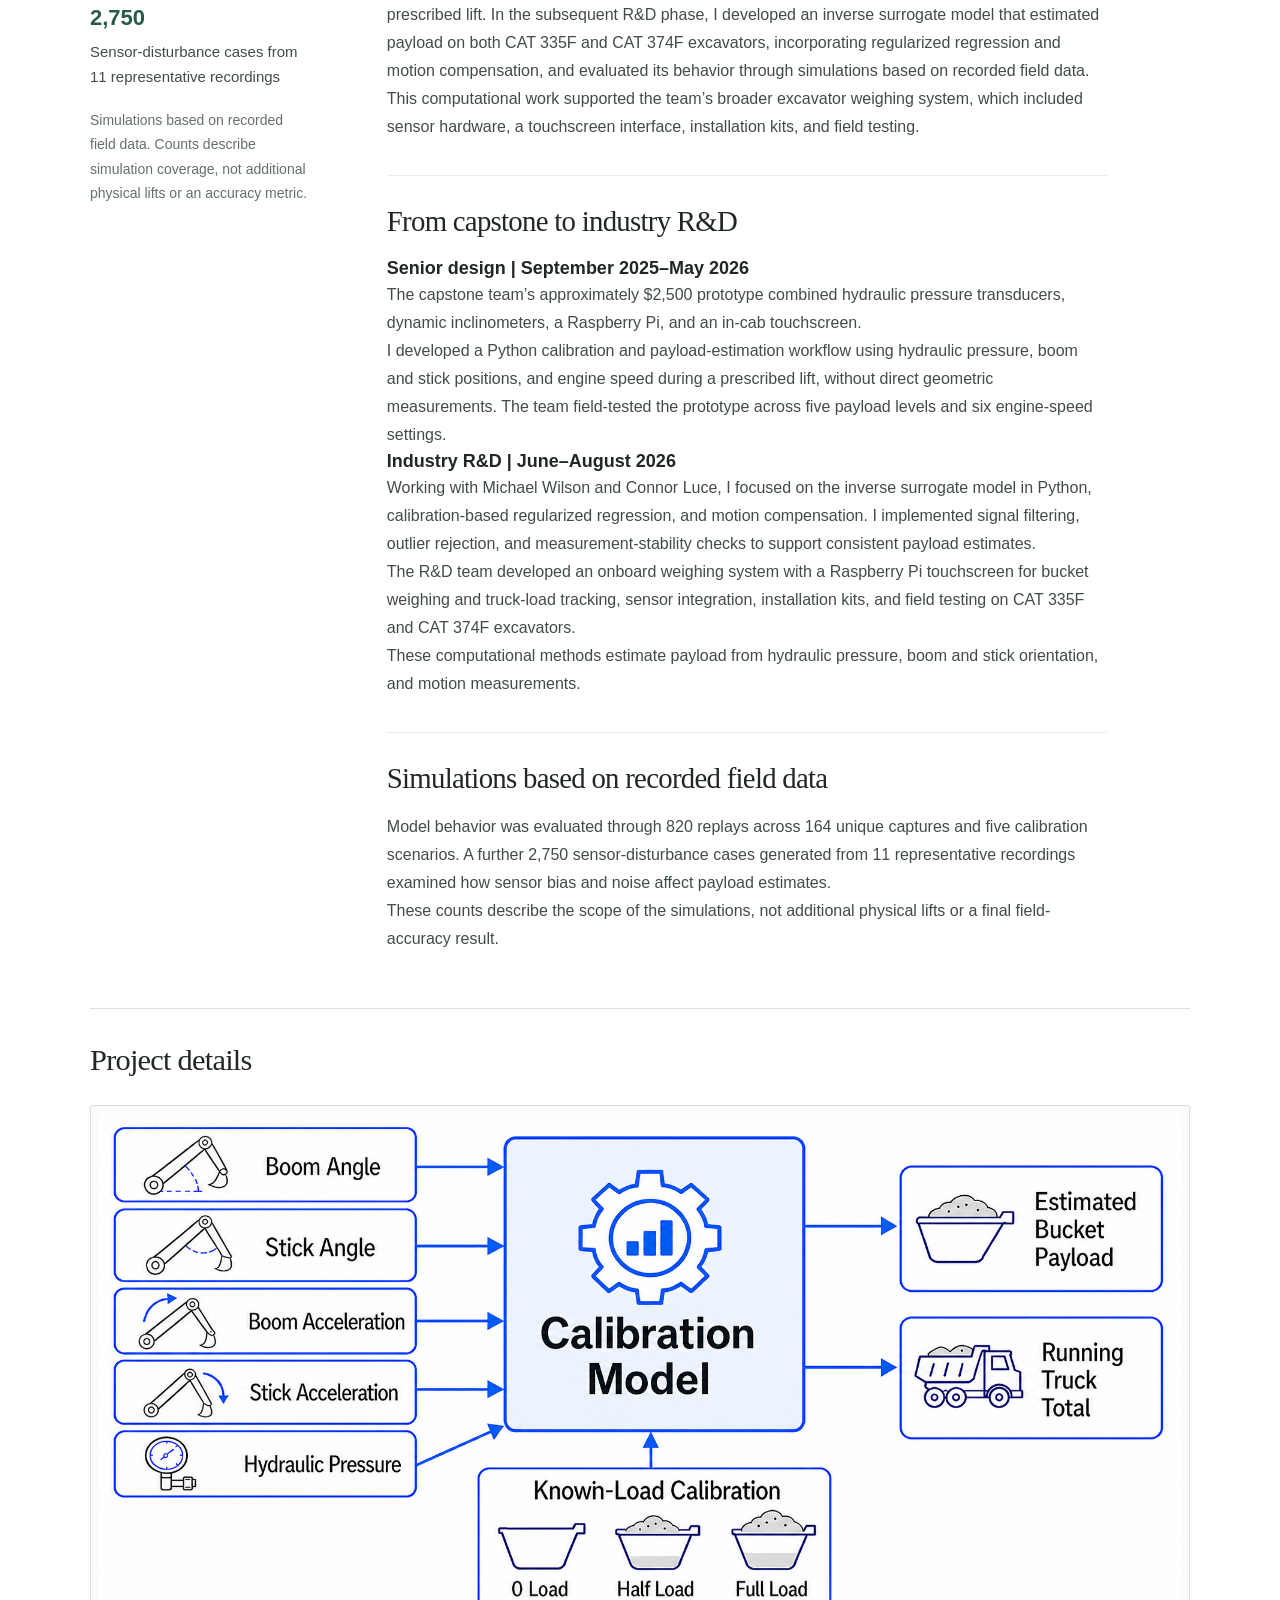
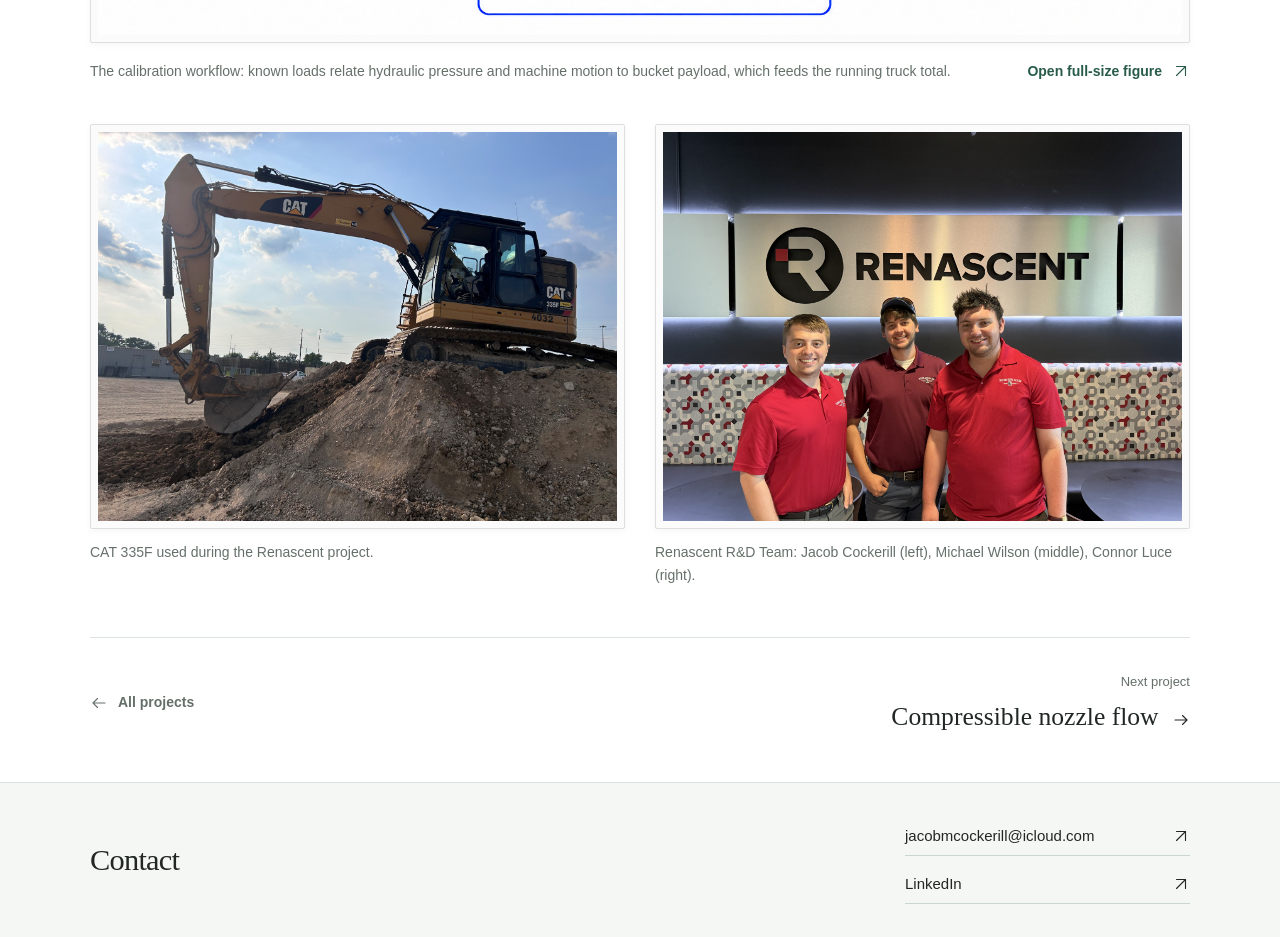
<file: projects/excavator-payload.html>
<!doctype html>
<html lang="en">
<head>
  <meta charset="utf-8">
  <meta name="viewport" content="width=device-width, initial-scale=1">
  <meta name="description" content="Computational modeling and simulation for Renascent’s excavator weighing system, including an inverse surrogate model for payload estimation.">
  <meta name="theme-color" content="#151716">
  <title>Excavator payload estimation | Jacob Cockerill</title>
  <link rel="icon" href="../assets/favicon.svg" type="image/svg+xml">
  <link rel="stylesheet" href="../assets/portfolio.css">
</head>
<body class="page-projects">
<a class="skip-link" href="#main">Skip to content</a>
<header class="site-header"><div class="container header-inner"><nav aria-label="Main navigation">
  <span class="nav-name">Jacob Cockerill</span>
  <div class="nav-links"><a href="../index.html">Home</a><a href="../projects.html" aria-current="page">Projects</a><a href="../experience.html">Experience</a><a href="../about.html">About</a><a href="../cv.html">CV</a></div>
</nav></div></header>
<main id="main" tabindex="-1">
    <header class="container project-heading"><a class="back-link" href="../projects.html"><svg class="icon" viewBox="0 0 24 24" fill="none" stroke="currentColor" stroke-width="1.5" stroke-linecap="round" stroke-linejoin="round" aria-hidden="true"><path d="M20 12H4m6-6-6 6 6 6"/></svg> All projects</a><p class="eyebrow">Industry R&amp;D</p><h1>Excavator payload estimation</h1><p class="project-subtitle">An industry-sponsored engineering project with Renascent, progressing from a senior design prototype to follow-on research and development.</p><dl class="project-facts"><div><dt>Timeline</dt><dd>Sep 2025 — Aug 2026</dd></div><div><dt>Context</dt><dd>Senior design + industry R&amp;D</dd></div><div><dt>Tools &amp; methods</dt><dd><ul class="tags" aria-label="Tools and methods"><li>Python</li><li>Surrogate modeling</li><li>Signal processing</li><li>Raspberry Pi</li></ul></dd></div></dl><p class="project-team small muted"><strong>Capstone team:</strong> Jacob Cockerill, Michael Wilson, Connor Luce, Prithvi Vijaykrishnan, Toby Zhao</p><p class="project-team small muted"><strong>Industry R&amp;D team:</strong> Jacob Cockerill, Michael Wilson, Connor Luce</p></header>
    <figure class="container project-cover"><div class="media media-frame youtube-video"><iframe src="https://www.youtube-nocookie.com/embed/KW8rK6C0zsU" title="Renascent project overview" loading="eager" allow="accelerometer; autoplay; clipboard-write; encrypted-media; gyroscope; picture-in-picture; web-share" referrerpolicy="strict-origin-when-cross-origin" allowfullscreen></iframe></div><figcaption><span>Renascent project overview</span><a class="text-link" href="https://www.youtube.com/watch?v=KW8rK6C0zsU">Watch on YouTube <svg class="icon" viewBox="0 0 24 24" fill="none" stroke="currentColor" stroke-width="1.5" stroke-linecap="round" stroke-linejoin="round" aria-hidden="true"><path d="M6 18 18 6M6 6h12v12"/></svg></a></figcaption></figure>
    <div class="container project-body">
      <aside class="project-sidebar" aria-labelledby="project-details-title">
        <h2 id="project-details-title">Technical focus</h2>
        <dl class="technical-focus">
          <div class="focus-item"><dt>164</dt><dd>Unique field captures used in simulations</dd></div>
          <div class="focus-item"><dt>820</dt><dd>Model replays across five calibration scenarios</dd></div>
          <div class="focus-item"><dt>2,750</dt><dd>Sensor-disturbance cases from 11 representative recordings</dd></div>
        </dl>
        <p class="small muted">Simulations based on recorded field data. Counts describe simulation coverage, not additional physical lifts or an accuracy metric.</p>
      </aside>
      <div class="project-narrative">
        <section><h2>Project overview</h2><p>The project focused on estimating excavator payload during material-loading operations using onboard hydraulic-pressure and machine-motion measurements. It combined surrogate modeling, signal processing, software development, and equipment integration.</p></section>
        <section><h2>My contribution</h2><p>My contribution focused on computational modeling, calibration, signal processing, and simulation. During senior design, I developed the Python calibration and payload-estimation workflow for a prescribed lift. In the subsequent R&amp;D phase, I developed an inverse surrogate model that estimated payload on both CAT 335F and CAT 374F excavators, incorporating regularized regression and motion compensation, and evaluated its behavior through simulations based on recorded field data.</p><p>This computational work supported the team’s broader excavator weighing system, which included sensor hardware, a touchscreen interface, installation kits, and field testing.</p></section>
        <section><h2>From capstone to industry R&amp;D</h2><h3>Senior design | September 2025–May 2026</h3><p>The capstone team’s approximately $2,500 prototype combined hydraulic pressure transducers, dynamic inclinometers, a Raspberry Pi, and an in-cab touchscreen.</p><p>I developed a Python calibration and payload-estimation workflow using hydraulic pressure, boom and stick positions, and engine speed during a prescribed lift, without direct geometric measurements. The team field-tested the prototype across five payload levels and six engine-speed settings.</p><h3>Industry R&amp;D | June–August 2026</h3><p>Working with Michael Wilson and Connor Luce, I focused on the inverse surrogate model in Python, calibration-based regularized regression, and motion compensation. I implemented signal filtering, outlier rejection, and measurement-stability checks to support consistent payload estimates.</p><p>The R&amp;D team developed an onboard weighing system with a Raspberry Pi touchscreen for bucket weighing and truck-load tracking, sensor integration, installation kits, and field testing on CAT 335F and CAT 374F excavators.</p><p>These computational methods estimate payload from hydraulic pressure, boom and stick orientation, and motion measurements.</p></section>
        <section><h2>Simulations based on recorded field data</h2><p>Model behavior was evaluated through 820 replays across 164 unique captures and five calibration scenarios. A further 2,750 sensor-disturbance cases generated from 11 representative recordings examined how sensor bias and noise affect payload estimates.</p><p>These counts describe the scope of the simulations, not additional physical lifts or a final field-accuracy result.</p></section>
      </div>
    </div>
    <section class="container project-gallery" aria-labelledby="gallery-title"><h2 id="gallery-title">Project details</h2><figure class="supporting-figure"><div class="media media-frame full-photo"><img src="../assets/media/renascent-calibration-workflow.png" alt="Calibration workflow connecting hydraulic pressure, boom and stick angles, and boom and stick accelerations to estimated bucket payload and running truck total." width="1808" height="870" loading="lazy" decoding="async"></div><figcaption><span>The calibration workflow: known loads relate hydraulic pressure and machine motion to bucket payload, which feeds the running truck total.</span><a class="text-link" href="../assets/media/renascent-calibration-workflow.png" target="_blank" rel="noopener">Open full-size figure <svg class="icon" viewBox="0 0 24 24" fill="none" stroke="currentColor" stroke-width="1.5" stroke-linecap="round" stroke-linejoin="round" aria-hidden="true"><path d="M6 18 18 6M6 6h12v12"/></svg></a></figcaption></figure><div class="gallery-grid"><figure><div class="media media-frame full-photo"><img src="../assets/media/renascent-cat-335f.jpg" alt="CAT 335F used during the Renascent project." width="3302" height="2476" loading="lazy" decoding="async"></div><figcaption>CAT 335F used during the Renascent project.</figcaption></figure><figure><div class="media media-frame full-photo"><img src="../assets/media/renascent-contractor-team.jpg" alt="Renascent R&amp;D Team: Jacob Cockerill (left), Michael Wilson (middle), Connor Luce (right)." width="1920" height="1440" loading="lazy" decoding="async"></div><figcaption>Renascent R&amp;D Team: Jacob Cockerill (left), Michael Wilson (middle), Connor Luce (right).</figcaption></figure></div></section>
    <nav class="container next-project" aria-label="Project navigation"><a class="back-link" href="../projects.html"><svg class="icon" viewBox="0 0 24 24" fill="none" stroke="currentColor" stroke-width="1.5" stroke-linecap="round" stroke-linejoin="round" aria-hidden="true"><path d="M20 12H4m6-6-6 6 6 6"/></svg> All projects</a><a class="next-project-link" href="nozzle-flow.html"><span>Next project</span><strong>Compressible nozzle flow <svg class="icon" viewBox="0 0 24 24" fill="none" stroke="currentColor" stroke-width="1.5" stroke-linecap="round" stroke-linejoin="round" aria-hidden="true"><path d="M4 12h16m-6-6 6 6-6 6"/></svg></strong></a></nav>
  </main>
<footer class="contact-section" aria-labelledby="contact-title"><div class="container contact-inner"><div><h2 id="contact-title">Contact</h2></div><div class="contact-links"><a href="mailto:jacobmcockerill@icloud.com">jacobmcockerill@icloud.com <svg class="icon" viewBox="0 0 24 24" fill="none" stroke="currentColor" stroke-width="1.5" stroke-linecap="round" stroke-linejoin="round" aria-hidden="true"><path d="M6 18 18 6M6 6h12v12"/></svg></a><a href="https://www.linkedin.com/in/jcockerill26/">LinkedIn <svg class="icon" viewBox="0 0 24 24" fill="none" stroke="currentColor" stroke-width="1.5" stroke-linecap="round" stroke-linejoin="round" aria-hidden="true"><path d="M6 18 18 6M6 6h12v12"/></svg></a></div></div></footer>
</body>
</html>
</file>
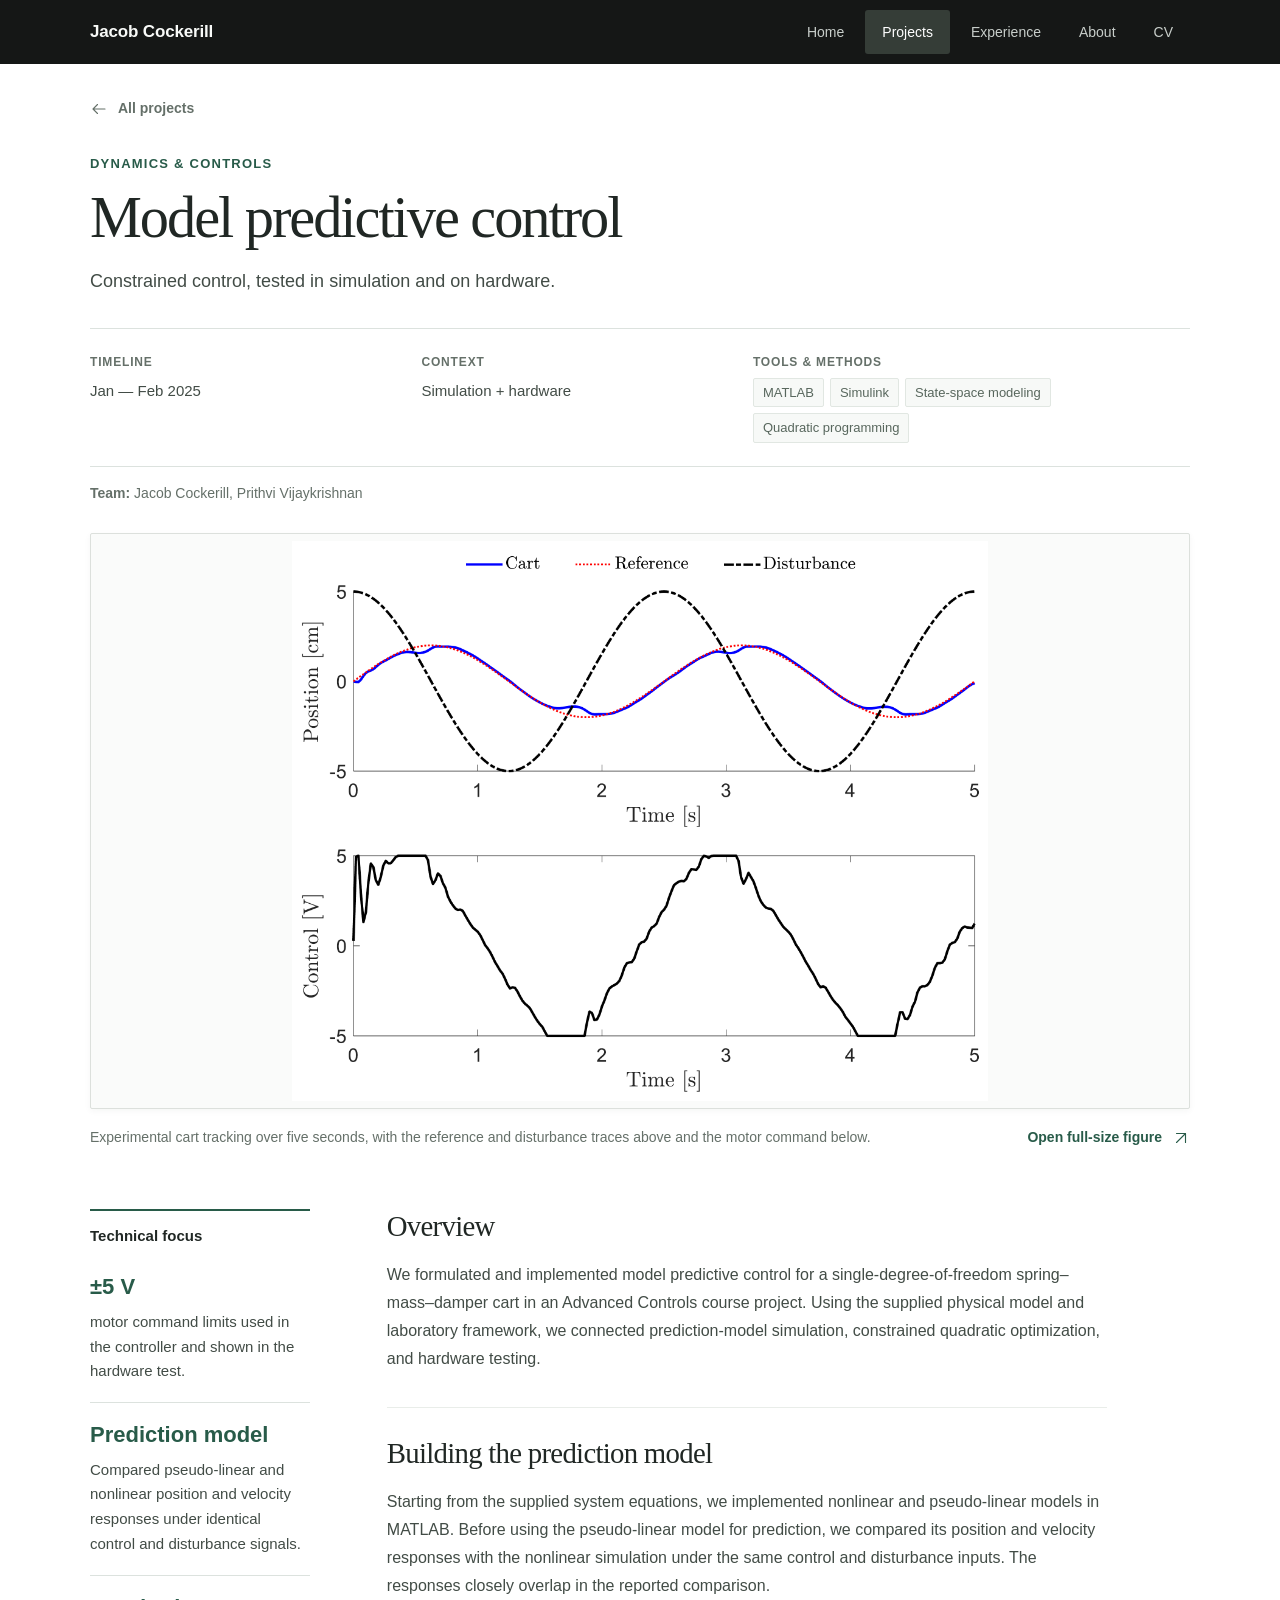
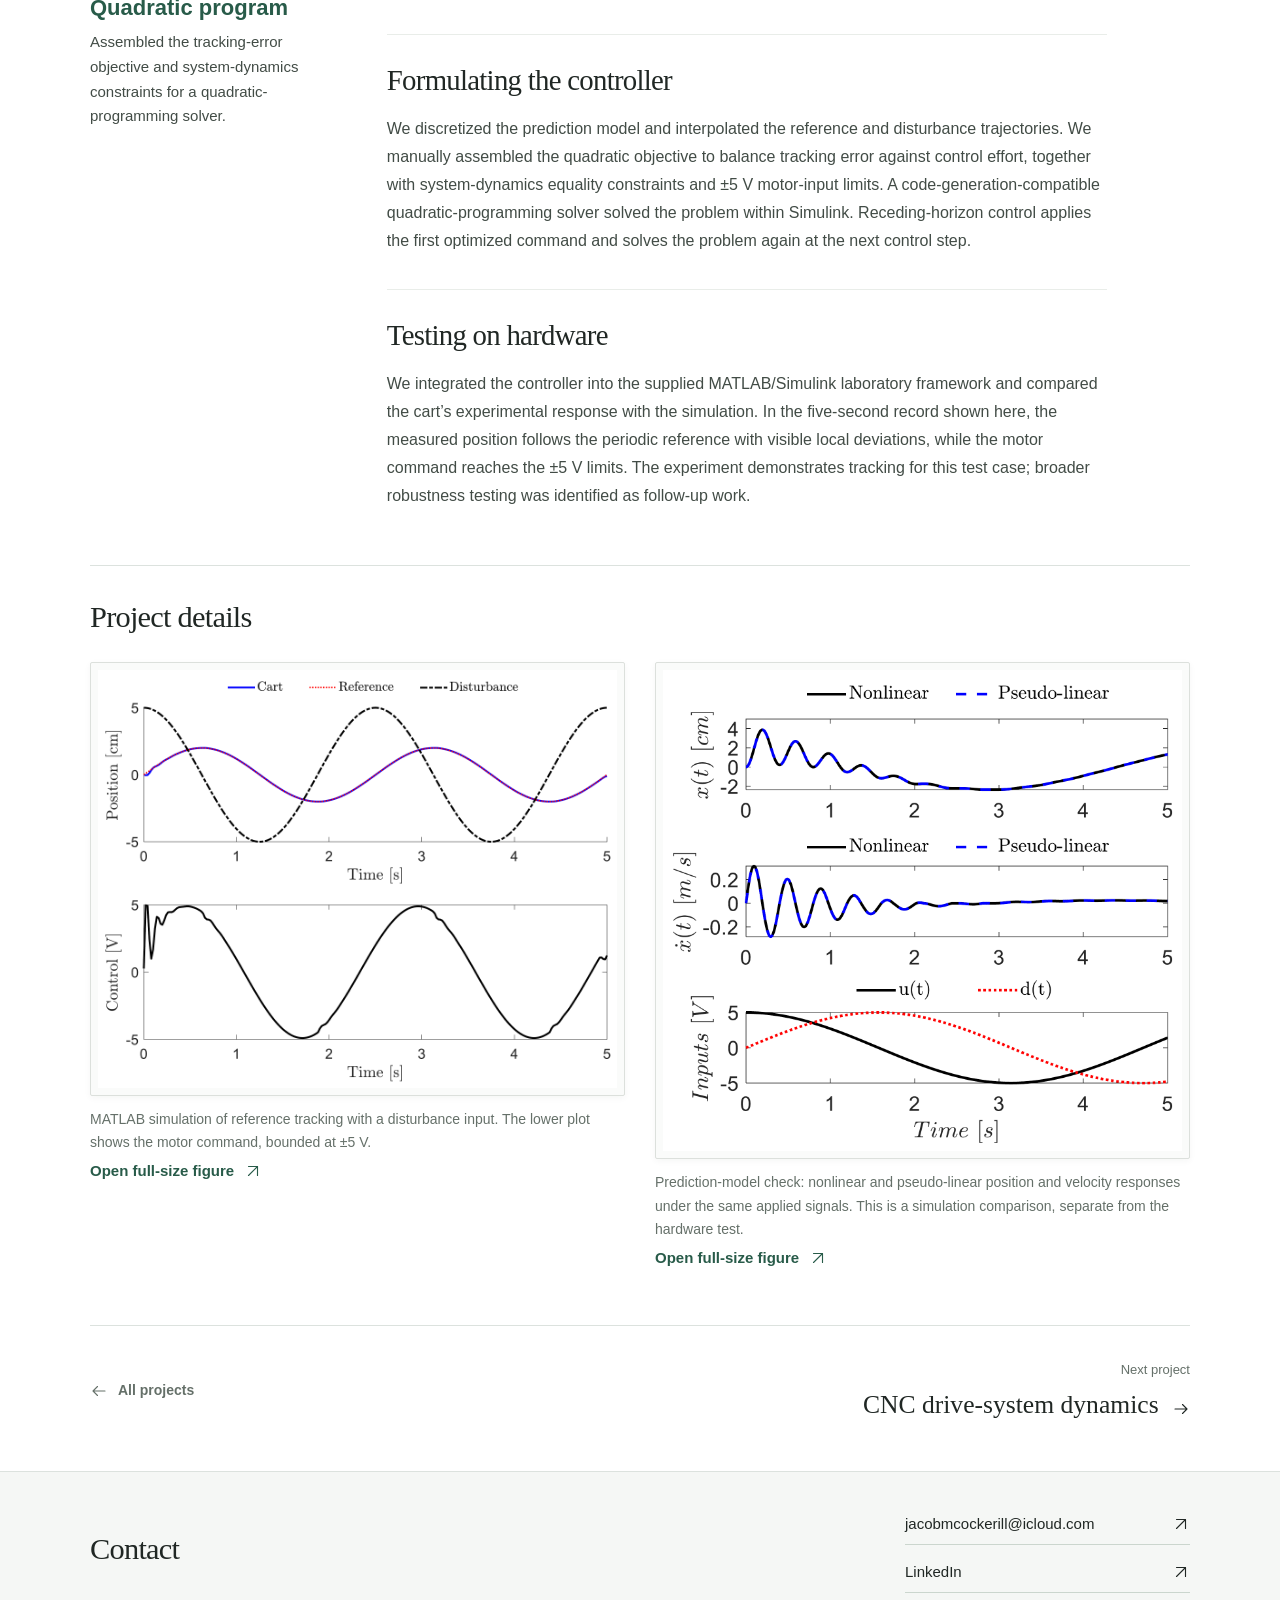
<file: projects/model-predictive-control.html>
<!doctype html>
<html lang="en">
<head>
  <meta charset="utf-8">
  <meta name="viewport" content="width=device-width, initial-scale=1">
  <meta name="description" content="Constrained model predictive control of a nonlinear cart, from MATLAB/Simulink formulation to simulation and laboratory tracking tests.">
  <meta name="theme-color" content="#151716">
  <title>Model predictive control | Jacob Cockerill</title>
  <link rel="icon" href="../assets/favicon.svg" type="image/svg+xml">
  <link rel="stylesheet" href="../assets/portfolio.css">
</head>
<body class="page-projects">
<a class="skip-link" href="#main">Skip to content</a>
<header class="site-header"><div class="container header-inner"><nav aria-label="Main navigation">
  <span class="nav-name">Jacob Cockerill</span>
  <div class="nav-links"><a href="../index.html">Home</a><a href="../projects.html" aria-current="page">Projects</a><a href="../experience.html">Experience</a><a href="../about.html">About</a><a href="../cv.html">CV</a></div>
</nav></div></header>
<main id="main" tabindex="-1">
    <header class="container project-heading"><a class="back-link" href="../projects.html"><svg class="icon" viewBox="0 0 24 24" fill="none" stroke="currentColor" stroke-width="1.5" stroke-linecap="round" stroke-linejoin="round" aria-hidden="true"><path d="M20 12H4m6-6-6 6 6 6"/></svg> All projects</a><p class="eyebrow">Dynamics &amp; controls</p><h1>Model predictive control</h1><p class="project-subtitle">Constrained control, tested in simulation and on hardware.</p><dl class="project-facts"><div><dt>Timeline</dt><dd>Jan — Feb 2025</dd></div><div><dt>Context</dt><dd>Simulation + hardware</dd></div><div><dt>Tools &amp; methods</dt><dd><ul class="tags" aria-label="Tools and methods"><li>MATLAB</li><li>Simulink</li><li>State-space modeling</li><li>Quadratic programming</li></ul></dd></div></dl><p class="project-team small muted"><strong>Team:</strong> Jacob Cockerill, Prithvi Vijaykrishnan</p></header>
    <figure class="container project-cover"><div class="media media-frame wide"><img src="../assets/media/mpc-hardware-tracking.png" alt="Experimental cart tracking over five seconds, with the reference and disturbance traces above and the motor command below." width="2288" height="1840" loading="eager" fetchpriority="high" decoding="async"></div><figcaption><span>Experimental cart tracking over five seconds, with the reference and disturbance traces above and the motor command below.</span><a class="text-link" href="../assets/media/mpc-hardware-tracking.png" target="_blank" rel="noopener">Open full-size figure <svg class="icon" viewBox="0 0 24 24" fill="none" stroke="currentColor" stroke-width="1.5" stroke-linecap="round" stroke-linejoin="round" aria-hidden="true"><path d="M6 18 18 6M6 6h12v12"/></svg></a></figcaption></figure>
    <div class="container project-body"><aside class="project-sidebar" aria-labelledby="stats-title"><h2 id="stats-title">Technical focus</h2><dl class="technical-focus"><div class="focus-item"><dt>±5 V</dt><dd>motor command limits used in the controller and shown in the hardware test.</dd></div><div class="focus-item"><dt>Prediction model</dt><dd>Compared pseudo-linear and nonlinear position and velocity responses under identical control and disturbance signals.</dd></div><div class="focus-item"><dt>Quadratic program</dt><dd>Assembled the tracking-error objective and system-dynamics constraints for a quadratic-programming solver.</dd></div></dl></aside><div class="project-narrative"><section><h2>Overview</h2><p>We formulated and implemented model predictive control for a single-degree-of-freedom spring–mass–damper cart in an Advanced Controls course project. Using the supplied physical model and laboratory framework, we connected prediction-model simulation, constrained quadratic optimization, and hardware testing.</p></section><section><h2>Building the prediction model</h2><p>Starting from the supplied system equations, we implemented nonlinear and pseudo-linear models in MATLAB. Before using the pseudo-linear model for prediction, we compared its position and velocity responses with the nonlinear simulation under the same control and disturbance inputs. The responses closely overlap in the reported comparison.</p></section><section><h2>Formulating the controller</h2><p>We discretized the prediction model and interpolated the reference and disturbance trajectories. We manually assembled the quadratic objective to balance tracking error against control effort, together with system-dynamics equality constraints and ±5 V motor-input limits. A code-generation-compatible quadratic-programming solver solved the problem within Simulink. Receding-horizon control applies the first optimized command and solves the problem again at the next control step.</p></section><section><h2>Testing on hardware</h2><p>We integrated the controller into the supplied MATLAB/Simulink laboratory framework and compared the cart’s experimental response with the simulation. In the five-second record shown here, the measured position follows the periodic reference with visible local deviations, while the motor command reaches the ±5 V limits. The experiment demonstrates tracking for this test case; broader robustness testing was identified as follow-up work.</p></section></div></div>
    <section class="container project-gallery" aria-labelledby="gallery-title"><h2 id="gallery-title">Project details</h2><div class="gallery-grid"><figure><div class="media media-frame full-photo"><img src="../assets/media/mpc-simulation-tracking.png" alt="Simulated MPC cart response alongside the reference and disturbance traces, with the constrained motor voltage below." width="2288" height="1840" loading="lazy" decoding="async"></div><figcaption><span>MATLAB simulation of reference tracking with a disturbance input. The lower plot shows the motor command, bounded at ±5 V.</span><br><a class="text-link" href="../assets/media/mpc-simulation-tracking.png" target="_blank" rel="noopener">Open full-size figure <svg class="icon" viewBox="0 0 24 24" fill="none" stroke="currentColor" stroke-width="1.5" stroke-linecap="round" stroke-linejoin="round" aria-hidden="true"><path d="M6 18 18 6M6 6h12v12"/></svg></a></figcaption></figure><figure><div class="media media-frame full-photo"><img src="../assets/media/mpc-model-comparison.png" alt="Nonlinear and pseudo-linear model comparisons for cart position and velocity, with the applied control and disturbance signals beneath." width="1588" height="1472" loading="lazy" decoding="async"></div><figcaption><span>Prediction-model check: nonlinear and pseudo-linear position and velocity responses under the same applied signals. This is a simulation comparison, separate from the hardware test.</span><br><a class="text-link" href="../assets/media/mpc-model-comparison.png" target="_blank" rel="noopener">Open full-size figure <svg class="icon" viewBox="0 0 24 24" fill="none" stroke="currentColor" stroke-width="1.5" stroke-linecap="round" stroke-linejoin="round" aria-hidden="true"><path d="M6 18 18 6M6 6h12v12"/></svg></a></figcaption></figure></div></section>
    <nav class="container next-project" aria-label="Project navigation"><a class="back-link" href="../projects.html"><svg class="icon" viewBox="0 0 24 24" fill="none" stroke="currentColor" stroke-width="1.5" stroke-linecap="round" stroke-linejoin="round" aria-hidden="true"><path d="M20 12H4m6-6-6 6 6 6"/></svg> All projects</a><a class="next-project-link" href="cnc-dynamics.html"><span>Next project</span><strong>CNC drive-system dynamics <svg class="icon" viewBox="0 0 24 24" fill="none" stroke="currentColor" stroke-width="1.5" stroke-linecap="round" stroke-linejoin="round" aria-hidden="true"><path d="M4 12h16m-6-6 6 6-6 6"/></svg></strong></a></nav>
  </main>
<footer class="contact-section" aria-labelledby="contact-title"><div class="container contact-inner"><div><h2 id="contact-title">Contact</h2></div><div class="contact-links"><a href="mailto:jacobmcockerill@icloud.com">jacobmcockerill@icloud.com <svg class="icon" viewBox="0 0 24 24" fill="none" stroke="currentColor" stroke-width="1.5" stroke-linecap="round" stroke-linejoin="round" aria-hidden="true"><path d="M6 18 18 6M6 6h12v12"/></svg></a><a href="https://www.linkedin.com/in/jcockerill26/">LinkedIn <svg class="icon" viewBox="0 0 24 24" fill="none" stroke="currentColor" stroke-width="1.5" stroke-linecap="round" stroke-linejoin="round" aria-hidden="true"><path d="M6 18 18 6M6 6h12v12"/></svg></a></div></div></footer>
</body>
</html>
</file>
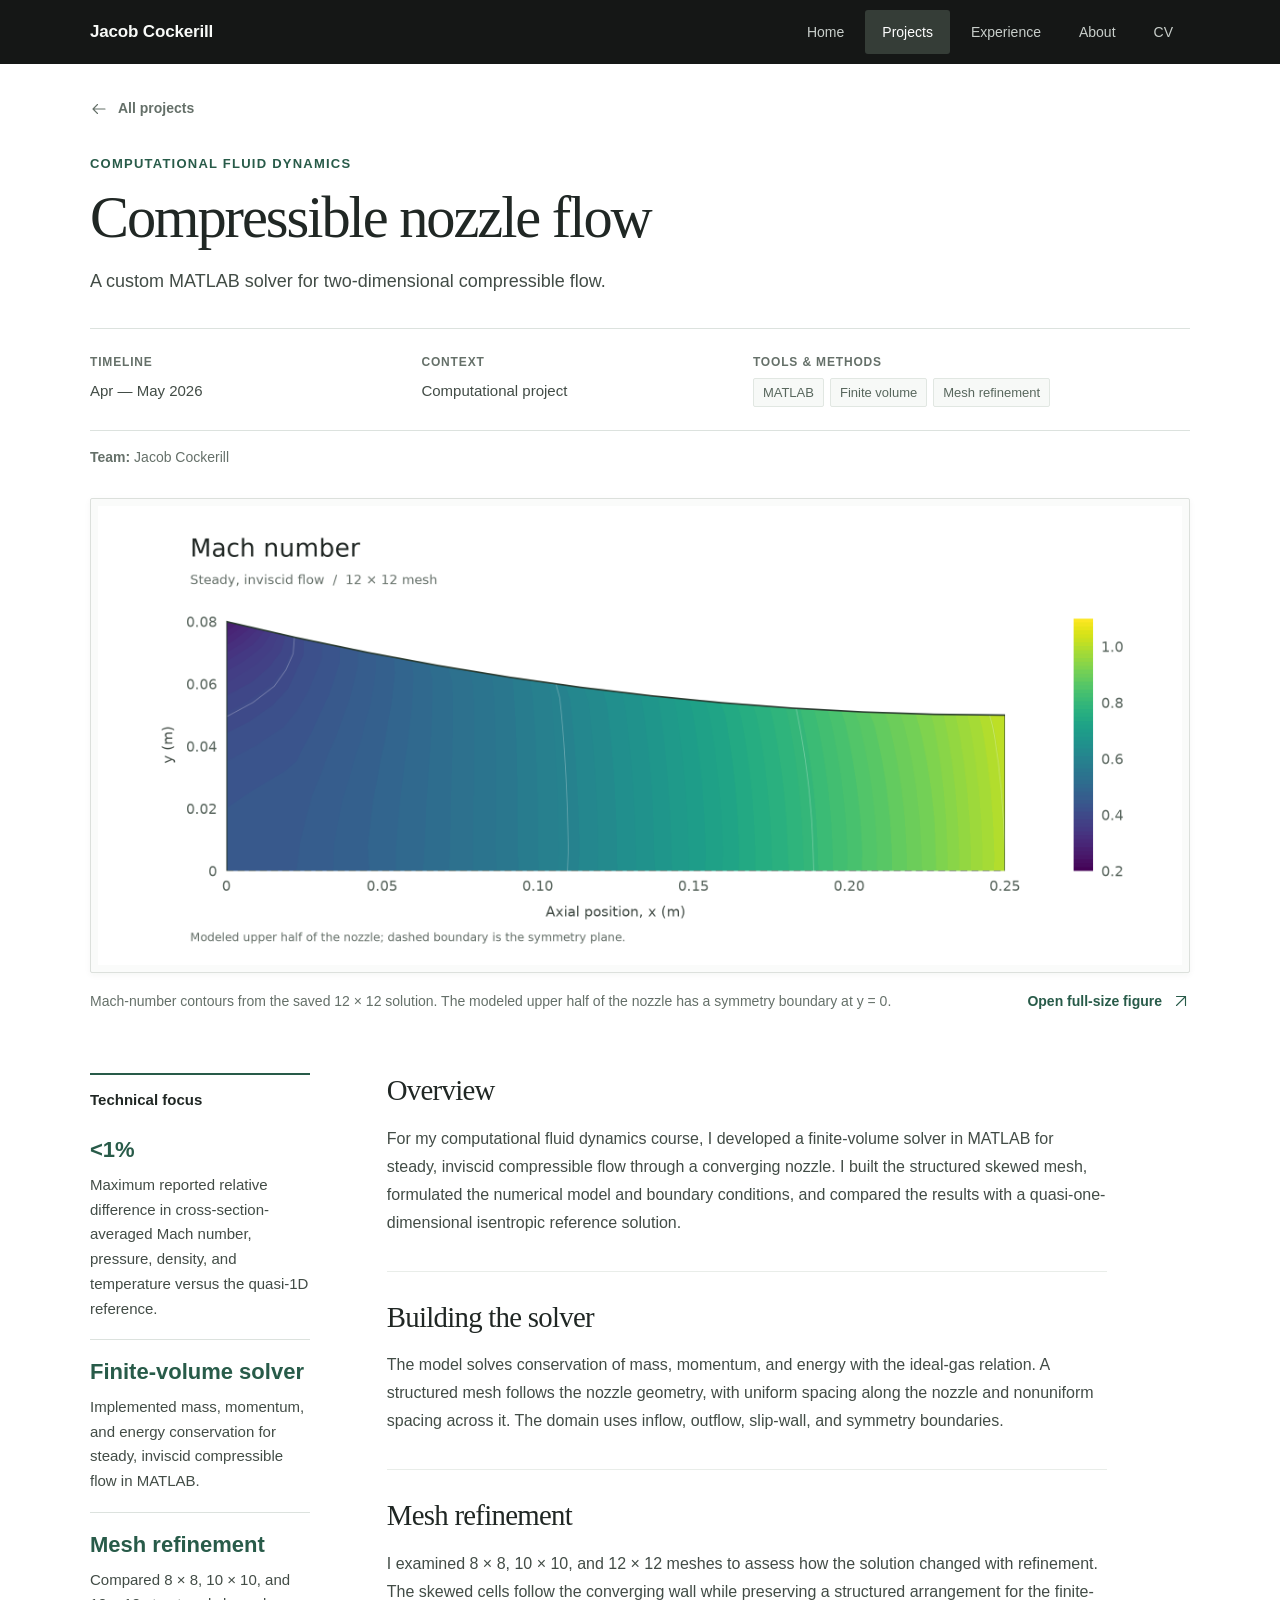
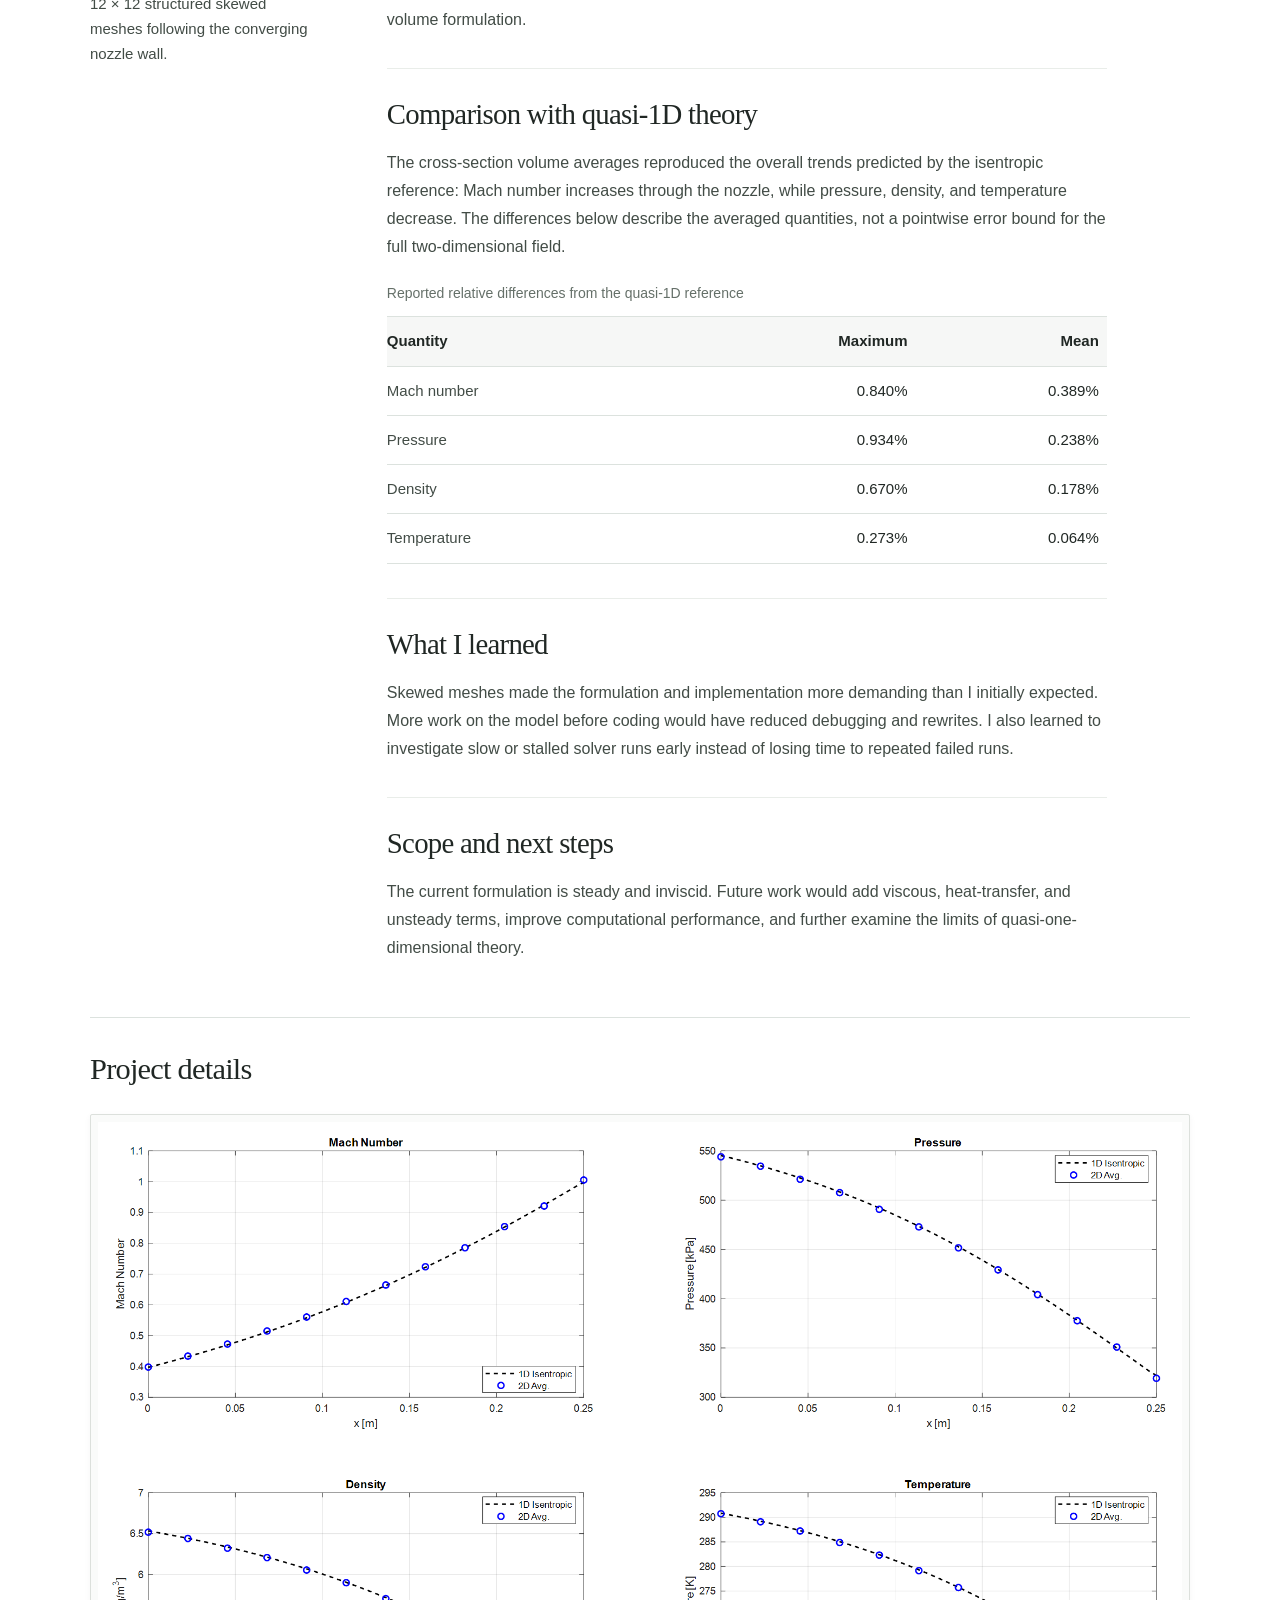
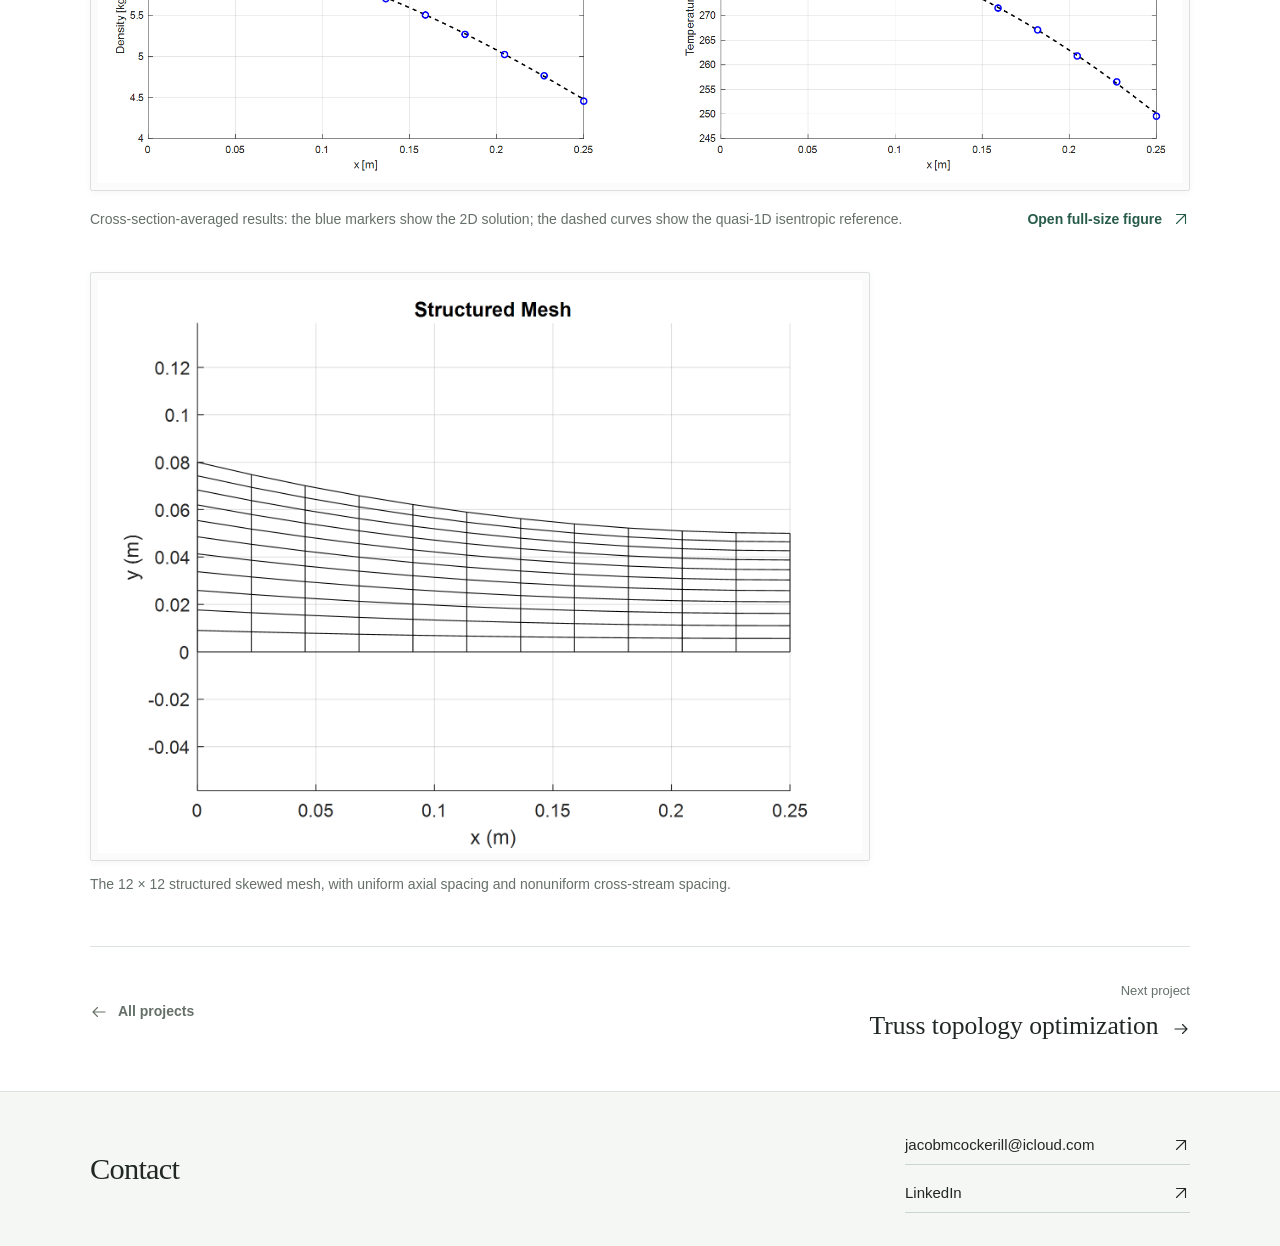
<file: projects/nozzle-flow.html>
<!doctype html>
<html lang="en">
<head>
  <meta charset="utf-8">
  <meta name="viewport" content="width=device-width, initial-scale=1">
  <meta name="description" content="Comparing a two-dimensional nozzle-flow solution with quasi-one-dimensional theory, while resolving variation across the flow.">
  <meta name="theme-color" content="#151716">
  <title>Compressible nozzle flow | Jacob Cockerill</title>
  <link rel="icon" href="../assets/favicon.svg" type="image/svg+xml">
  <link rel="stylesheet" href="../assets/portfolio.css">
</head>
<body class="page-projects">
<a class="skip-link" href="#main">Skip to content</a>
<header class="site-header"><div class="container header-inner"><nav aria-label="Main navigation">
  <span class="nav-name">Jacob Cockerill</span>
  <div class="nav-links"><a href="../index.html">Home</a><a href="../projects.html" aria-current="page">Projects</a><a href="../experience.html">Experience</a><a href="../about.html">About</a><a href="../cv.html">CV</a></div>
</nav></div></header>
<main id="main" tabindex="-1">
    <header class="container project-heading"><a class="back-link" href="../projects.html"><svg class="icon" viewBox="0 0 24 24" fill="none" stroke="currentColor" stroke-width="1.5" stroke-linecap="round" stroke-linejoin="round" aria-hidden="true"><path d="M20 12H4m6-6-6 6 6 6"/></svg> All projects</a><p class="eyebrow">Computational fluid dynamics</p><h1>Compressible nozzle flow</h1><p class="project-subtitle">A custom MATLAB solver for two-dimensional compressible flow.</p><dl class="project-facts"><div><dt>Timeline</dt><dd>Apr — May 2026</dd></div><div><dt>Context</dt><dd>Computational project</dd></div><div><dt>Tools &amp; methods</dt><dd><ul class="tags" aria-label="Tools and methods"><li>MATLAB</li><li>Finite volume</li><li>Mesh refinement</li></ul></dd></div></dl><p class="project-team small muted"><strong>Team:</strong> Jacob Cockerill</p></header>
    <figure class="container project-cover"><div class="media media-frame wide"><img src="../assets/media/cfd-nozzle-mach.png" alt="Mach-number contours from the saved 12 × 12 solution. The modeled upper half of the nozzle has a symmetry boundary at y = 0." width="2340" height="990" loading="eager" fetchpriority="high" decoding="async"></div><figcaption><span>Mach-number contours from the saved 12 × 12 solution. The modeled upper half of the nozzle has a symmetry boundary at y = 0.</span><a class="text-link" href="../assets/media/cfd-nozzle-mach.png" target="_blank" rel="noopener">Open full-size figure <svg class="icon" viewBox="0 0 24 24" fill="none" stroke="currentColor" stroke-width="1.5" stroke-linecap="round" stroke-linejoin="round" aria-hidden="true"><path d="M6 18 18 6M6 6h12v12"/></svg></a></figcaption></figure>
    <div class="container project-body"><aside class="project-sidebar" aria-labelledby="stats-title"><h2 id="stats-title">Technical focus</h2><dl class="technical-focus"><div class="focus-item"><dt>&lt;1%</dt><dd>Maximum reported relative difference in cross-section-averaged Mach number, pressure, density, and temperature versus the quasi-1D reference.</dd></div><div class="focus-item"><dt>Finite-volume solver</dt><dd>Implemented mass, momentum, and energy conservation for steady, inviscid compressible flow in MATLAB.</dd></div><div class="focus-item"><dt>Mesh refinement</dt><dd>Compared 8 × 8, 10 × 10, and 12 × 12 structured skewed meshes following the converging nozzle wall.</dd></div></dl></aside><div class="project-narrative"><section><h2>Overview</h2><p>For my computational fluid dynamics course, I developed a finite-volume solver in MATLAB for steady, inviscid compressible flow through a converging nozzle. I built the structured skewed mesh, formulated the numerical model and boundary conditions, and compared the results with a quasi-one-dimensional isentropic reference solution.</p></section><section><h2>Building the solver</h2><p>The model solves conservation of mass, momentum, and energy with the ideal-gas relation. A structured mesh follows the nozzle geometry, with uniform spacing along the nozzle and nonuniform spacing across it. The domain uses inflow, outflow, slip-wall, and symmetry boundaries.</p></section><section><h2>Mesh refinement</h2><p>I examined 8 × 8, 10 × 10, and 12 × 12 meshes to assess how the solution changed with refinement. The skewed cells follow the converging wall while preserving a structured arrangement for the finite-volume formulation.</p></section><section><h2>Comparison with quasi-1D theory</h2><p>The cross-section volume averages reproduced the overall trends predicted by the isentropic reference: Mach number increases through the nozzle, while pressure, density, and temperature decrease. The differences below describe the averaged quantities, not a pointwise error bound for the full two-dimensional field.</p><div class="comparison-table-wrap"><table class="comparison-table"><caption>Reported relative differences from the quasi-1D reference</caption><thead><tr><th scope="col">Quantity</th><th scope="col">Maximum</th><th scope="col">Mean</th></tr></thead><tbody><tr><th scope="row">Mach number</th><td>0.840%</td><td>0.389%</td></tr><tr><th scope="row">Pressure</th><td>0.934%</td><td>0.238%</td></tr><tr><th scope="row">Density</th><td>0.670%</td><td>0.178%</td></tr><tr><th scope="row">Temperature</th><td>0.273%</td><td>0.064%</td></tr></tbody></table></div></section><section><h2>What I learned</h2><p>Skewed meshes made the formulation and implementation more demanding than I initially expected. More work on the model before coding would have reduced debugging and rewrites. I also learned to investigate slow or stalled solver runs early instead of losing time to repeated failed runs.</p></section><section><h2>Scope and next steps</h2><p>The current formulation is steady and inviscid. Future work would add viscous, heat-transfer, and unsteady terms, improve computational performance, and further examine the limits of quasi-one-dimensional theory.</p></section></div></div>
    <section class="container project-gallery" aria-labelledby="gallery-title"><h2 id="gallery-title">Project details</h2><figure class="supporting-figure"><div class="media media-frame full-photo"><img src="../assets/media/cfd-nozzle-comparison.png" alt="Cross-section-averaged Mach number, pressure, density, and temperature from the 2D solver compared with the quasi-1D isentropic reference." width="2000" height="1220" loading="lazy" decoding="async"></div><figcaption><span>Cross-section-averaged results: the blue markers show the 2D solution; the dashed curves show the quasi-1D isentropic reference.</span><a class="text-link" href="../assets/media/cfd-nozzle-comparison.png" target="_blank" rel="noopener">Open full-size figure <svg class="icon" viewBox="0 0 24 24" fill="none" stroke="currentColor" stroke-width="1.5" stroke-linecap="round" stroke-linejoin="round" aria-hidden="true"><path d="M6 18 18 6M6 6h12v12"/></svg></a></figcaption></figure><div class="gallery-grid gallery-single"><figure><div class="media media-frame full-photo"><img src="../assets/media/cfd-nozzle-mesh.png" alt="The 12 × 12 structured skewed mesh, with uniform axial spacing and nonuniform cross-stream spacing." width="1800" height="1350" loading="lazy" decoding="async"></div><figcaption>The 12 × 12 structured skewed mesh, with uniform axial spacing and nonuniform cross-stream spacing.</figcaption></figure></div></section>
    <nav class="container next-project" aria-label="Project navigation"><a class="back-link" href="../projects.html"><svg class="icon" viewBox="0 0 24 24" fill="none" stroke="currentColor" stroke-width="1.5" stroke-linecap="round" stroke-linejoin="round" aria-hidden="true"><path d="M20 12H4m6-6-6 6 6 6"/></svg> All projects</a><a class="next-project-link" href="truss-optimization.html"><span>Next project</span><strong>Truss topology optimization <svg class="icon" viewBox="0 0 24 24" fill="none" stroke="currentColor" stroke-width="1.5" stroke-linecap="round" stroke-linejoin="round" aria-hidden="true"><path d="M4 12h16m-6-6 6 6-6 6"/></svg></strong></a></nav>
  </main>
<footer class="contact-section" aria-labelledby="contact-title"><div class="container contact-inner"><div><h2 id="contact-title">Contact</h2></div><div class="contact-links"><a href="mailto:jacobmcockerill@icloud.com">jacobmcockerill@icloud.com <svg class="icon" viewBox="0 0 24 24" fill="none" stroke="currentColor" stroke-width="1.5" stroke-linecap="round" stroke-linejoin="round" aria-hidden="true"><path d="M6 18 18 6M6 6h12v12"/></svg></a><a href="https://www.linkedin.com/in/jcockerill26/">LinkedIn <svg class="icon" viewBox="0 0 24 24" fill="none" stroke="currentColor" stroke-width="1.5" stroke-linecap="round" stroke-linejoin="round" aria-hidden="true"><path d="M6 18 18 6M6 6h12v12"/></svg></a></div></div></footer>
</body>
</html>
</file>
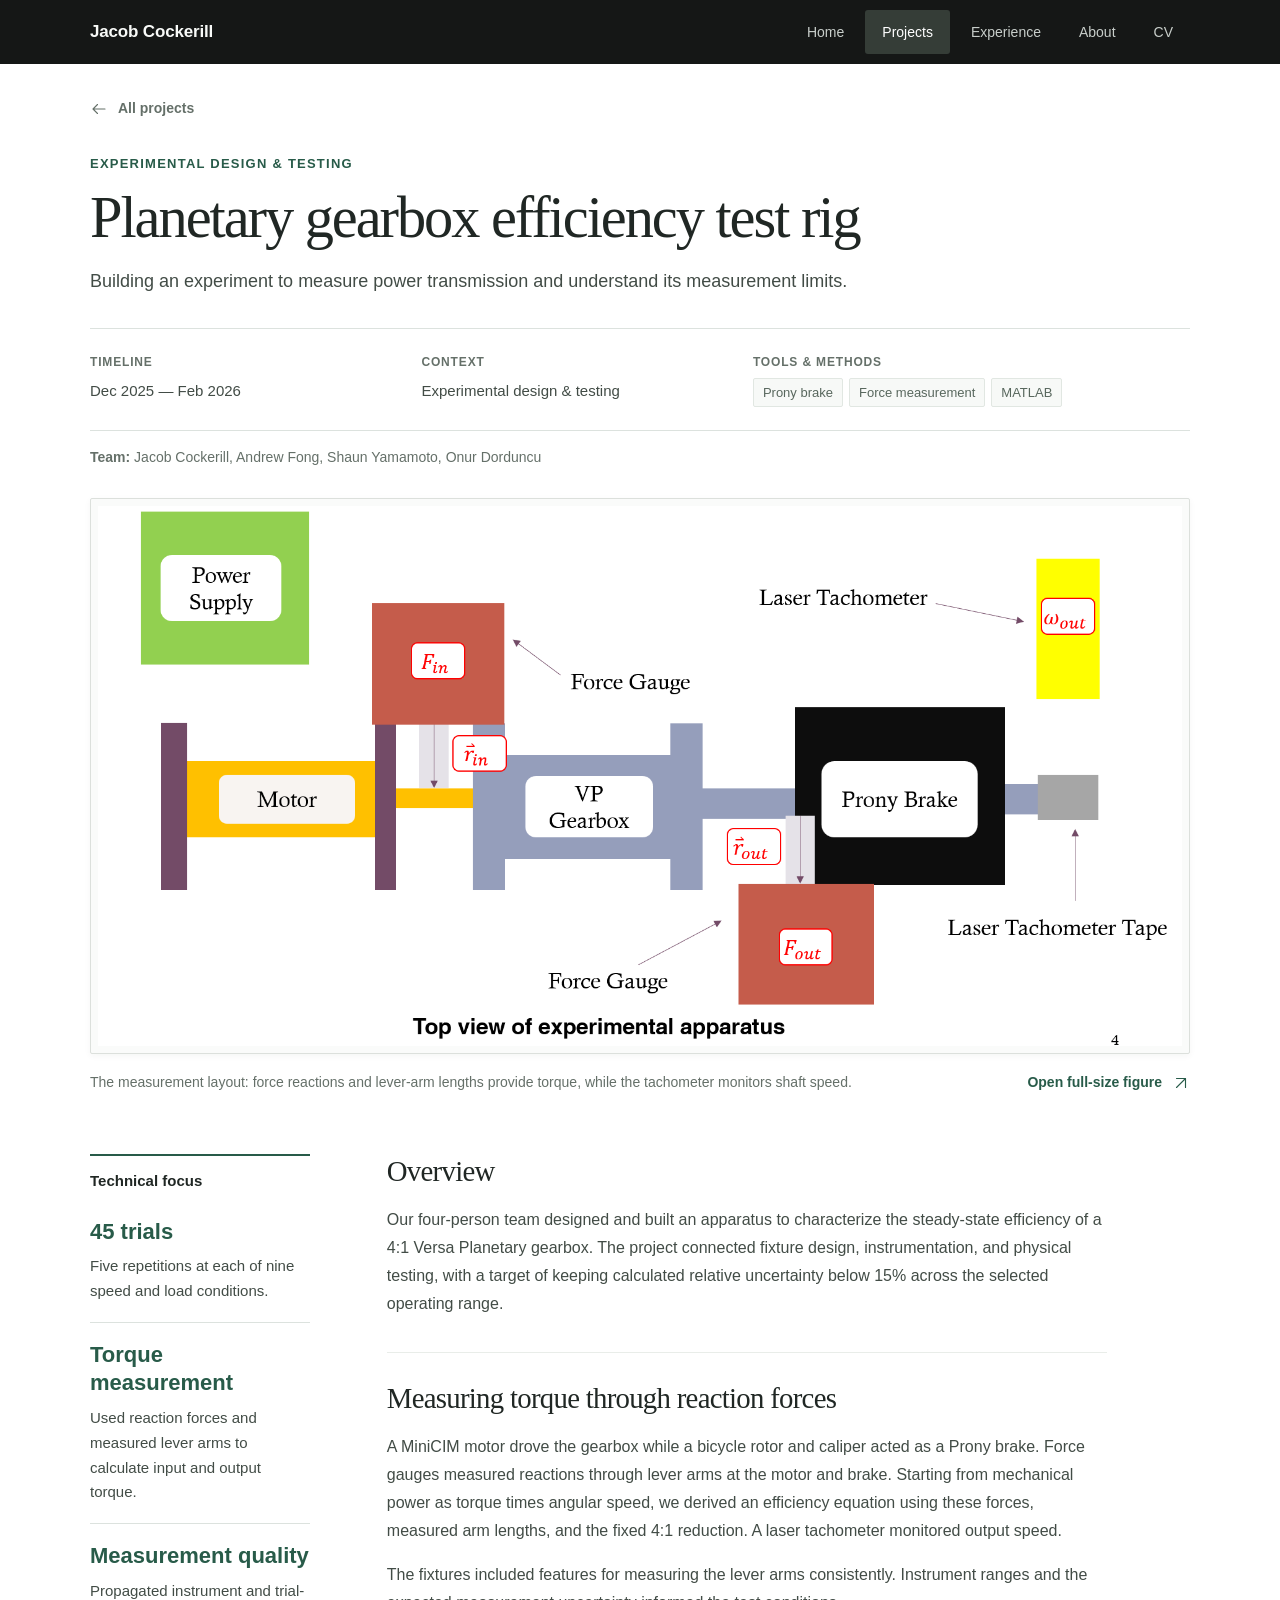
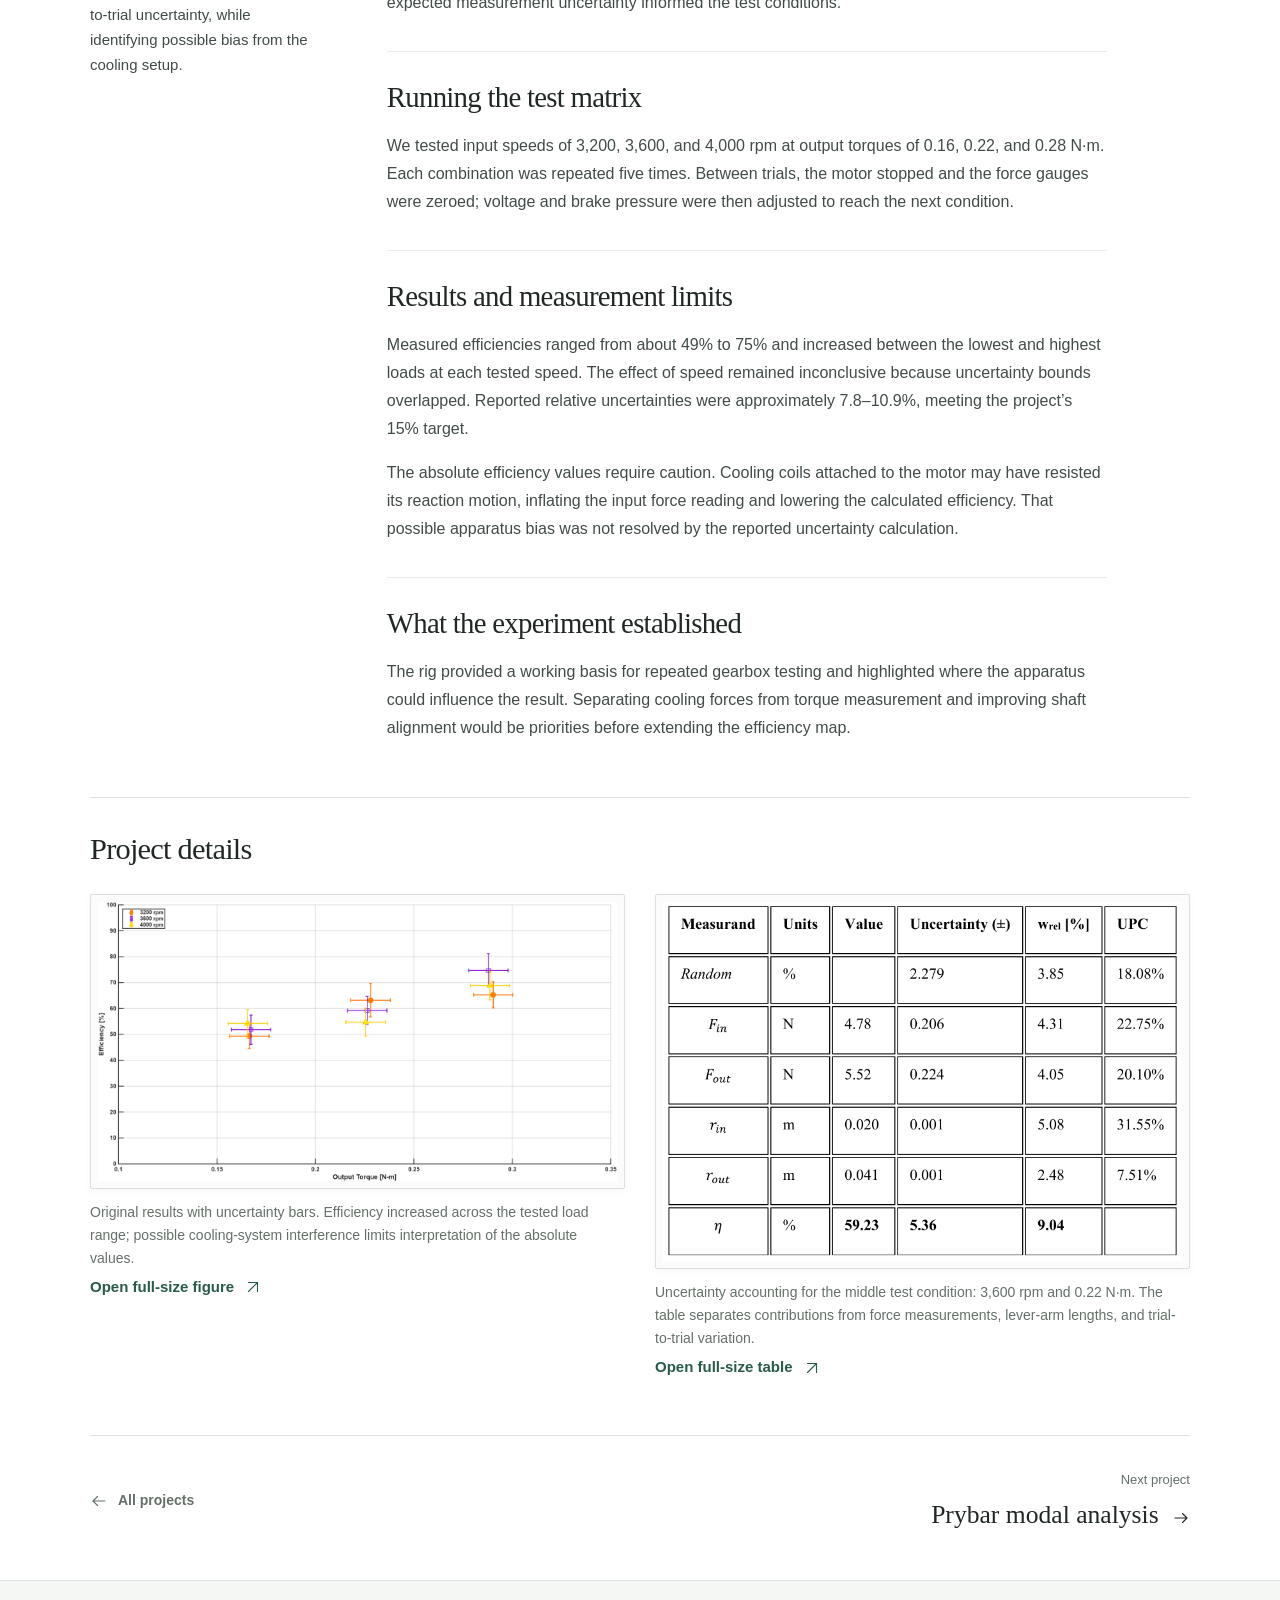
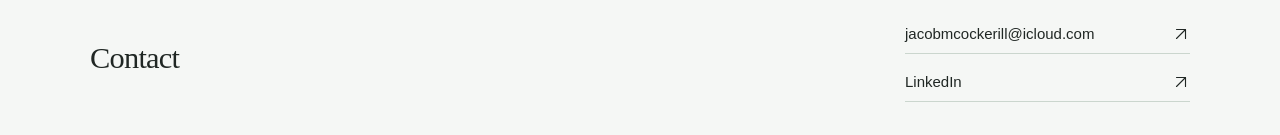
<file: projects/planetary-gearbox-testing.html>
<!doctype html>
<html lang="en">
<head>
  <meta charset="utf-8">
  <meta name="viewport" content="width=device-width, initial-scale=1">
  <meta name="description" content="Designing a planetary gearbox test rig, running 45 trials across nine conditions, and evaluating measurement uncertainty and apparatus bias.">
  <meta name="theme-color" content="#151716">
  <title>Planetary gearbox efficiency test rig | Jacob Cockerill</title>
  <link rel="icon" href="../assets/favicon.svg" type="image/svg+xml">
  <link rel="stylesheet" href="../assets/portfolio.css">
</head>
<body class="page-projects page-experimental-project">
<a class="skip-link" href="#main">Skip to content</a>
<header class="site-header"><div class="container header-inner"><nav aria-label="Main navigation">
  <span class="nav-name">Jacob Cockerill</span>
  <div class="nav-links"><a href="../index.html">Home</a><a href="../projects.html" aria-current="page">Projects</a><a href="../experience.html">Experience</a><a href="../about.html">About</a><a href="../cv.html">CV</a></div>
</nav></div></header>
<main id="main" tabindex="-1">
  <header class="container project-heading">
    <a class="back-link" href="../projects.html"><svg class="icon" viewBox="0 0 24 24" fill="none" stroke="currentColor" stroke-width="1.5" stroke-linecap="round" stroke-linejoin="round" aria-hidden="true"><path d="M20 12H4m6-6-6 6 6 6"/></svg> All projects</a>
    <p class="eyebrow">Experimental design &amp; testing</p>
    <h1>Planetary gearbox efficiency test rig</h1>
    <p class="project-subtitle">Building an experiment to measure power transmission and understand its measurement limits.</p>
    <dl class="project-facts">
      <div><dt>Timeline</dt><dd>Dec 2025 — Feb 2026</dd></div>
      <div><dt>Context</dt><dd>Experimental design &amp; testing</dd></div>
      <div><dt>Tools &amp; methods</dt><dd><ul class="tags" aria-label="Tools and methods"><li>Prony brake</li><li>Force measurement</li><li>MATLAB</li></ul></dd></div>
    </dl>
    <p class="project-team small muted"><strong>Team:</strong> Jacob Cockerill, Andrew Fong, Shaun Yamamoto, Onur Dorduncu</p>
  </header>

  <figure class="container project-cover">
    <div class="media media-frame wide"><img src="../assets/media/gearbox-apparatus-schematic.png" alt="Apparatus schematic showing the motor, planetary gearbox, Prony brake, input and output force gauges, lever arms, and laser tachometer." width="1750" height="872" loading="eager" fetchpriority="high" decoding="async"></div>
    <figcaption><span>The measurement layout: force reactions and lever-arm lengths provide torque, while the tachometer monitors shaft speed.</span><a class="text-link" href="../assets/media/gearbox-apparatus-schematic.png" target="_blank" rel="noopener">Open full-size figure <svg class="icon" viewBox="0 0 24 24" fill="none" stroke="currentColor" stroke-width="1.5" stroke-linecap="round" stroke-linejoin="round" aria-hidden="true"><path d="M6 18 18 6M6 6h12v12"/></svg></a></figcaption>
  </figure>

  <div class="container project-body">
    <aside class="project-sidebar" aria-labelledby="stats-title">
      <h2 id="stats-title">Technical focus</h2>
      <dl class="technical-focus">
        <div class="focus-item"><dt>45 trials</dt><dd>Five repetitions at each of nine speed and load conditions.</dd></div>
        <div class="focus-item"><dt>Torque measurement</dt><dd>Used reaction forces and measured lever arms to calculate input and output torque.</dd></div>
        <div class="focus-item"><dt>Measurement quality</dt><dd>Propagated instrument and trial-to-trial uncertainty, while identifying possible bias from the cooling setup.</dd></div>
      </dl>
    </aside>
    <div class="project-narrative">
      <section>
        <h2>Overview</h2>
        <p>Our four-person team designed and built an apparatus to characterize the steady-state efficiency of a 4:1 Versa Planetary gearbox. The project connected fixture design, instrumentation, and physical testing, with a target of keeping calculated relative uncertainty below 15% across the selected operating range.</p>
      </section>
      <section>
        <h2>Measuring torque through reaction forces</h2>
        <p>A MiniCIM motor drove the gearbox while a bicycle rotor and caliper acted as a Prony brake. Force gauges measured reactions through lever arms at the motor and brake. Starting from mechanical power as torque times angular speed, we derived an efficiency equation using these forces, measured arm lengths, and the fixed 4:1 reduction. A laser tachometer monitored output speed.</p>
        <p>The fixtures included features for measuring the lever arms consistently. Instrument ranges and the expected measurement uncertainty informed the test conditions.</p>
      </section>
      <section>
        <h2>Running the test matrix</h2>
        <p>We tested input speeds of 3,200, 3,600, and 4,000 rpm at output torques of 0.16, 0.22, and 0.28 N·m. Each combination was repeated five times. Between trials, the motor stopped and the force gauges were zeroed; voltage and brake pressure were then adjusted to reach the next condition.</p>
      </section>
      <section>
        <h2>Results and measurement limits</h2>
        <p>Measured efficiencies ranged from about 49% to 75% and increased between the lowest and highest loads at each tested speed. The effect of speed remained inconclusive because uncertainty bounds overlapped. Reported relative uncertainties were approximately 7.8–10.9%, meeting the project’s 15% target.</p>
        <p>The absolute efficiency values require caution. Cooling coils attached to the motor may have resisted its reaction motion, inflating the input force reading and lowering the calculated efficiency. That possible apparatus bias was not resolved by the reported uncertainty calculation.</p>
      </section>
      <section>
        <h2>What the experiment established</h2>
        <p>The rig provided a working basis for repeated gearbox testing and highlighted where the apparatus could influence the result. Separating cooling forces from torque measurement and improving shaft alignment would be priorities before extending the efficiency map.</p>
      </section>
    </div>
  </div>

  <section class="container project-gallery" aria-labelledby="gallery-title">
    <h2 id="gallery-title">Project details</h2>
    <div class="gallery-grid gearbox-results-gallery">
      <figure>
        <div class="media media-frame full-photo"><img src="../assets/media/gearbox-efficiency-vs-torque.png" alt="Measured gearbox efficiency versus output torque at input speeds of 3,200, 3,600, and 4,000 rpm, with horizontal and vertical uncertainty bars." width="1389" height="746" loading="lazy" decoding="async"></div>
        <figcaption><span>Original results with uncertainty bars. Efficiency increased across the tested load range; possible cooling-system interference limits interpretation of the absolute values.</span><br><a class="text-link" href="../assets/media/gearbox-efficiency-vs-torque.png" target="_blank" rel="noopener">Open full-size figure <svg class="icon" viewBox="0 0 24 24" fill="none" stroke="currentColor" stroke-width="1.5" stroke-linecap="round" stroke-linejoin="round" aria-hidden="true"><path d="M6 18 18 6M6 6h12v12"/></svg></a></figcaption>
      </figure>
      <figure>
        <div class="media media-frame full-photo"><img src="../assets/media/gearbox-uncertainty-accounting.png" alt="Uncertainty accounting at 3,600 rpm input speed and 0.22 N·m output torque, listing random uncertainty, force measurements, and lever-arm lengths. Reported efficiency is 59.23% with 9.04% relative uncertainty." width="1624" height="1124" loading="lazy" decoding="async"></div>
        <figcaption><span>Uncertainty accounting for the middle test condition: 3,600 rpm and 0.22 N·m. The table separates contributions from force measurements, lever-arm lengths, and trial-to-trial variation.</span><br><a class="text-link" href="../assets/media/gearbox-uncertainty-accounting.png" target="_blank" rel="noopener">Open full-size table <svg class="icon" viewBox="0 0 24 24" fill="none" stroke="currentColor" stroke-width="1.5" stroke-linecap="round" stroke-linejoin="round" aria-hidden="true"><path d="M6 18 18 6M6 6h12v12"/></svg></a></figcaption>
      </figure>
    </div>
  </section>

  <nav class="container next-project" aria-label="Project navigation"><a class="back-link" href="../projects.html"><svg class="icon" viewBox="0 0 24 24" fill="none" stroke="currentColor" stroke-width="1.5" stroke-linecap="round" stroke-linejoin="round" aria-hidden="true"><path d="M20 12H4m6-6-6 6 6 6"/></svg> All projects</a><a class="next-project-link" href="prybar-modal-analysis.html"><span>Next project</span><strong>Prybar modal analysis <svg class="icon" viewBox="0 0 24 24" fill="none" stroke="currentColor" stroke-width="1.5" stroke-linecap="round" stroke-linejoin="round" aria-hidden="true"><path d="M4 12h16m-6-6 6 6-6 6"/></svg></strong></a></nav>
</main>
<footer class="contact-section" aria-labelledby="contact-title"><div class="container contact-inner"><div><h2 id="contact-title">Contact</h2></div><div class="contact-links"><a href="mailto:jacobmcockerill@icloud.com">jacobmcockerill@icloud.com <svg class="icon" viewBox="0 0 24 24" fill="none" stroke="currentColor" stroke-width="1.5" stroke-linecap="round" stroke-linejoin="round" aria-hidden="true"><path d="M6 18 18 6M6 6h12v12"/></svg></a><a href="https://www.linkedin.com/in/jcockerill26/">LinkedIn <svg class="icon" viewBox="0 0 24 24" fill="none" stroke="currentColor" stroke-width="1.5" stroke-linecap="round" stroke-linejoin="round" aria-hidden="true"><path d="M6 18 18 6M6 6h12v12"/></svg></a></div></div></footer>
</body>
</html>
</file>
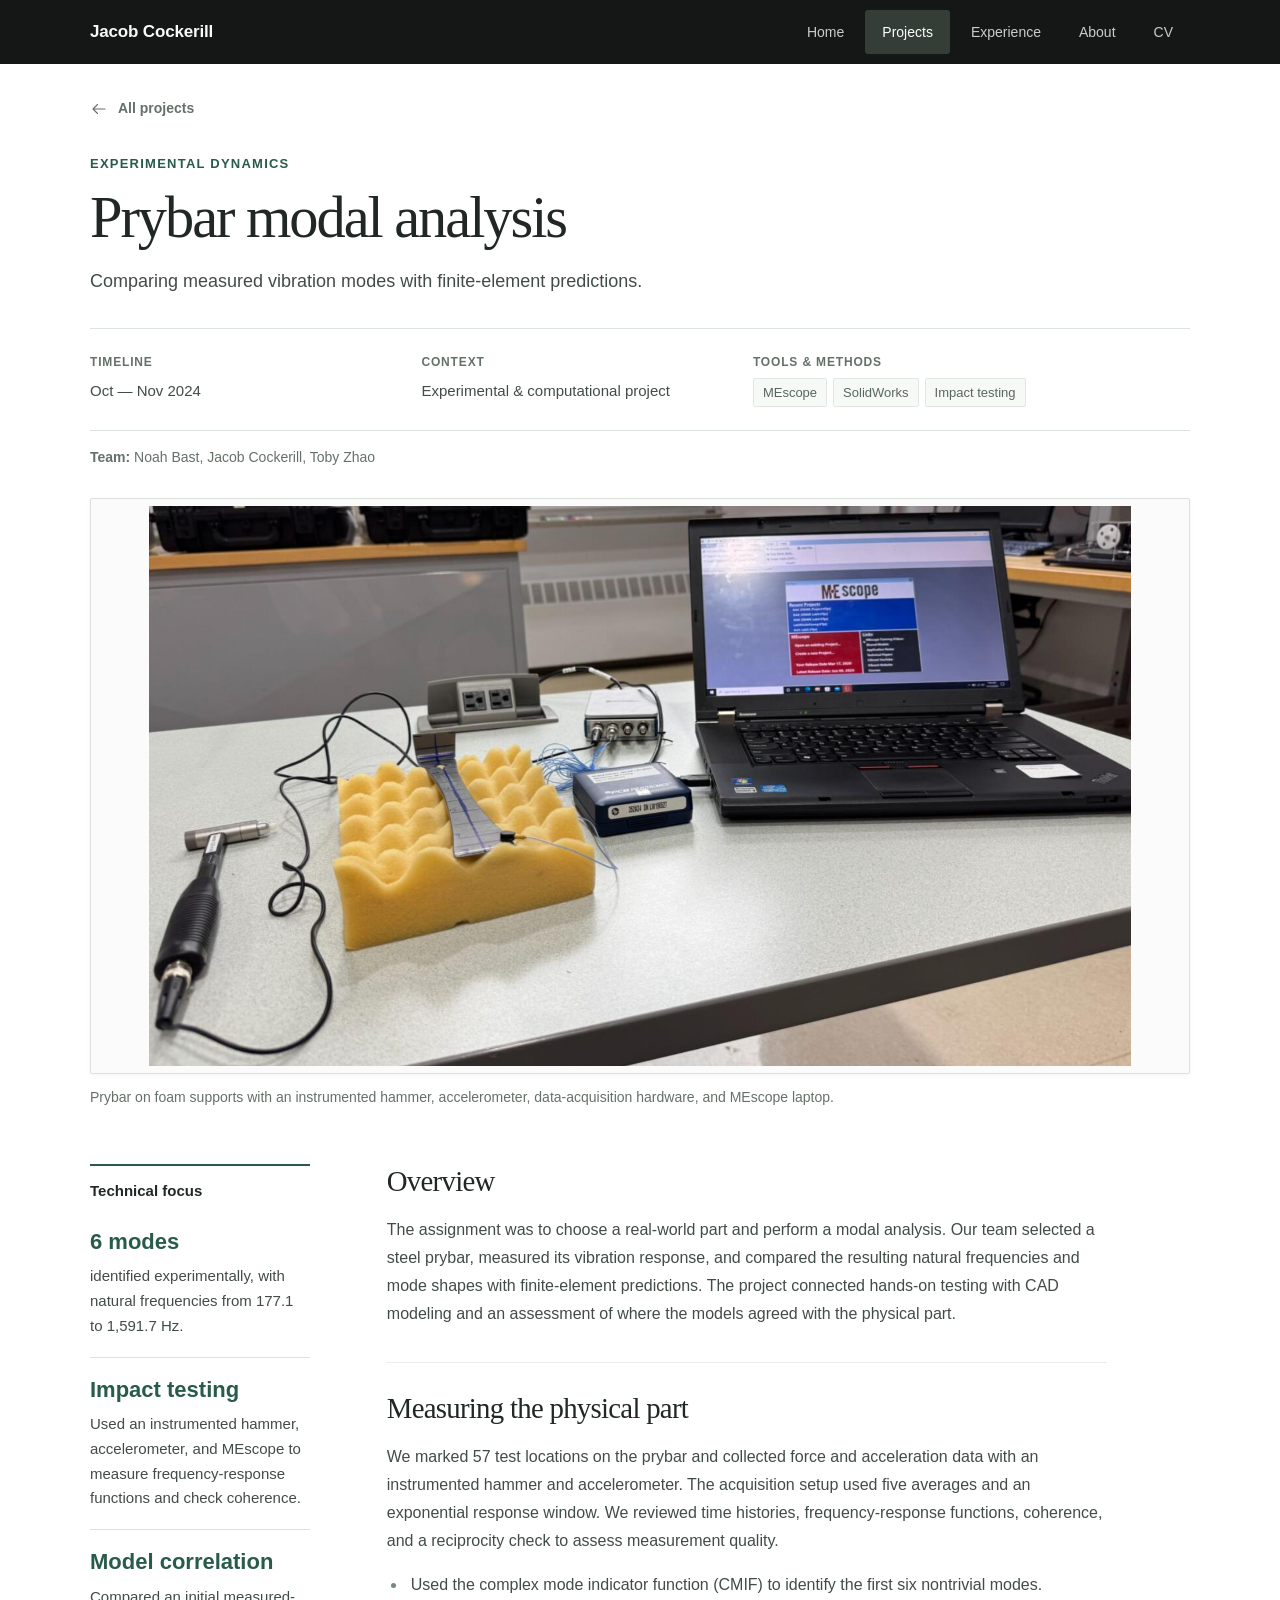
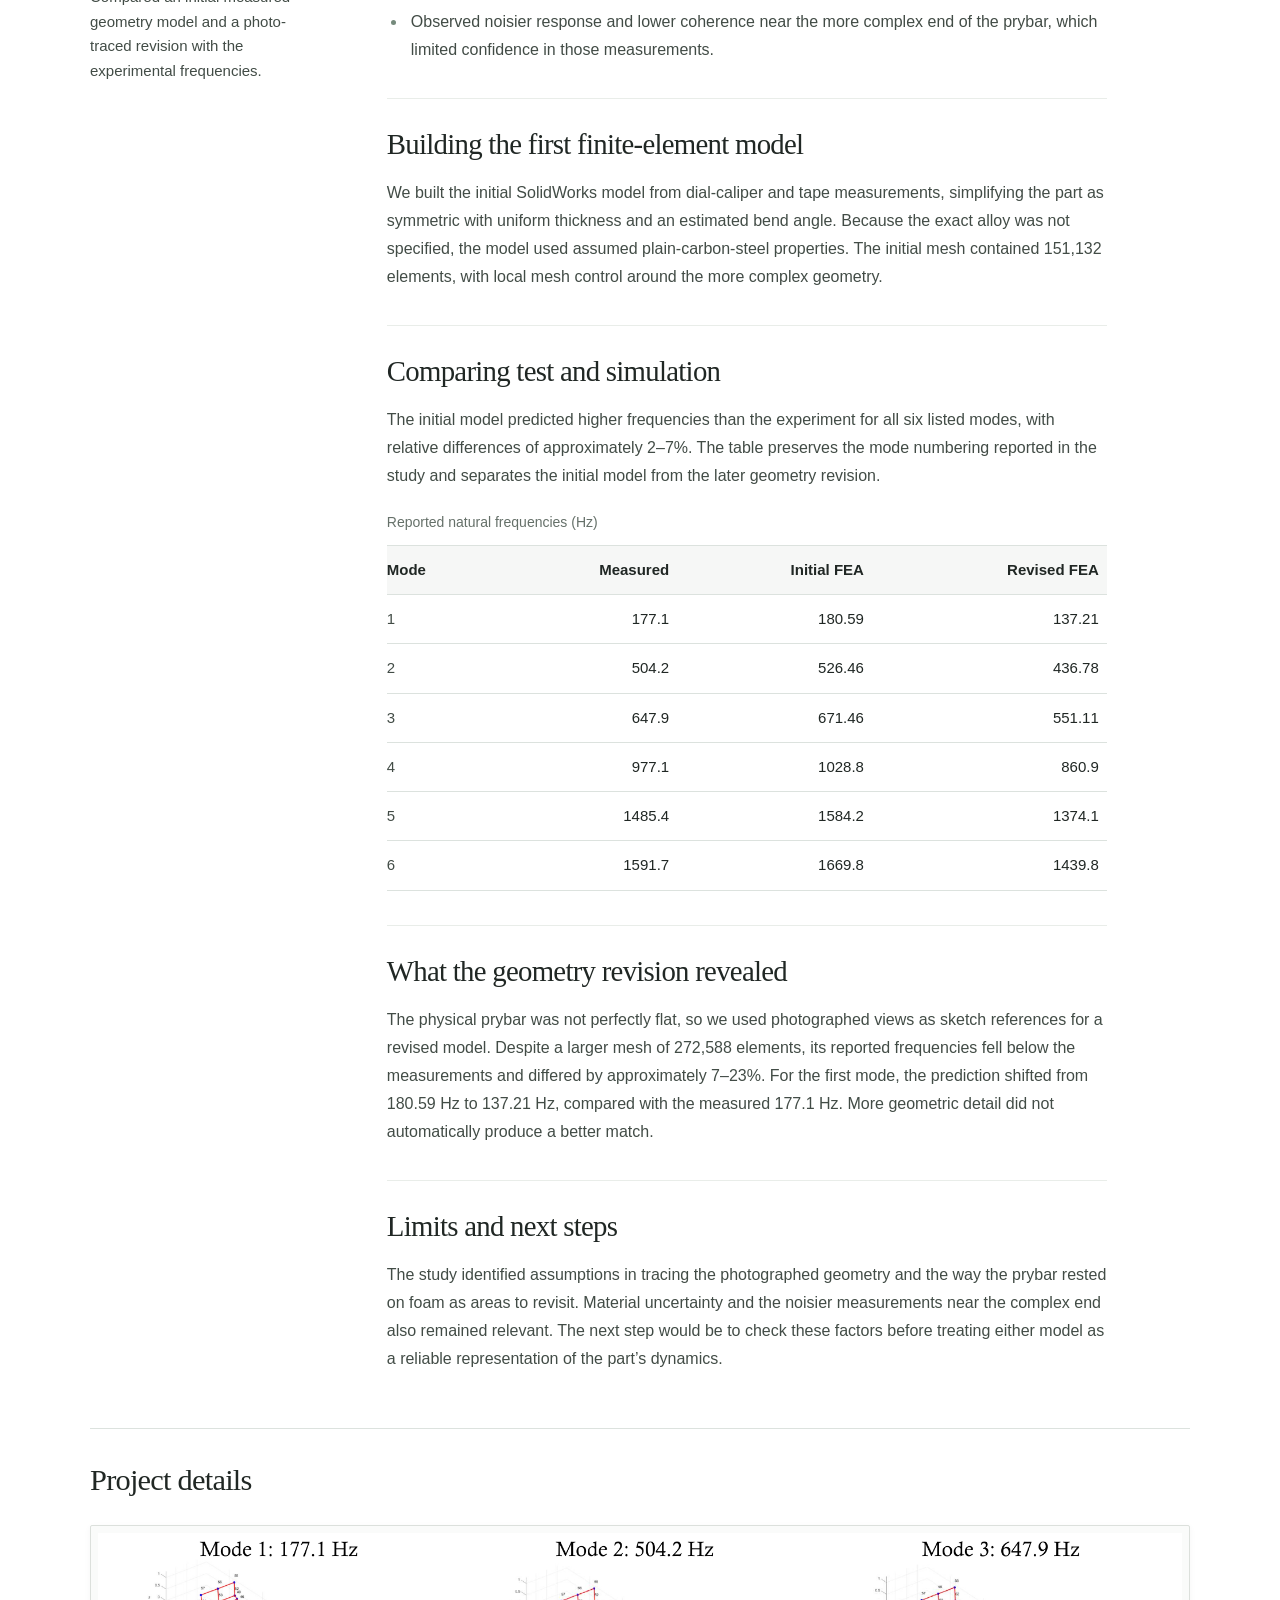
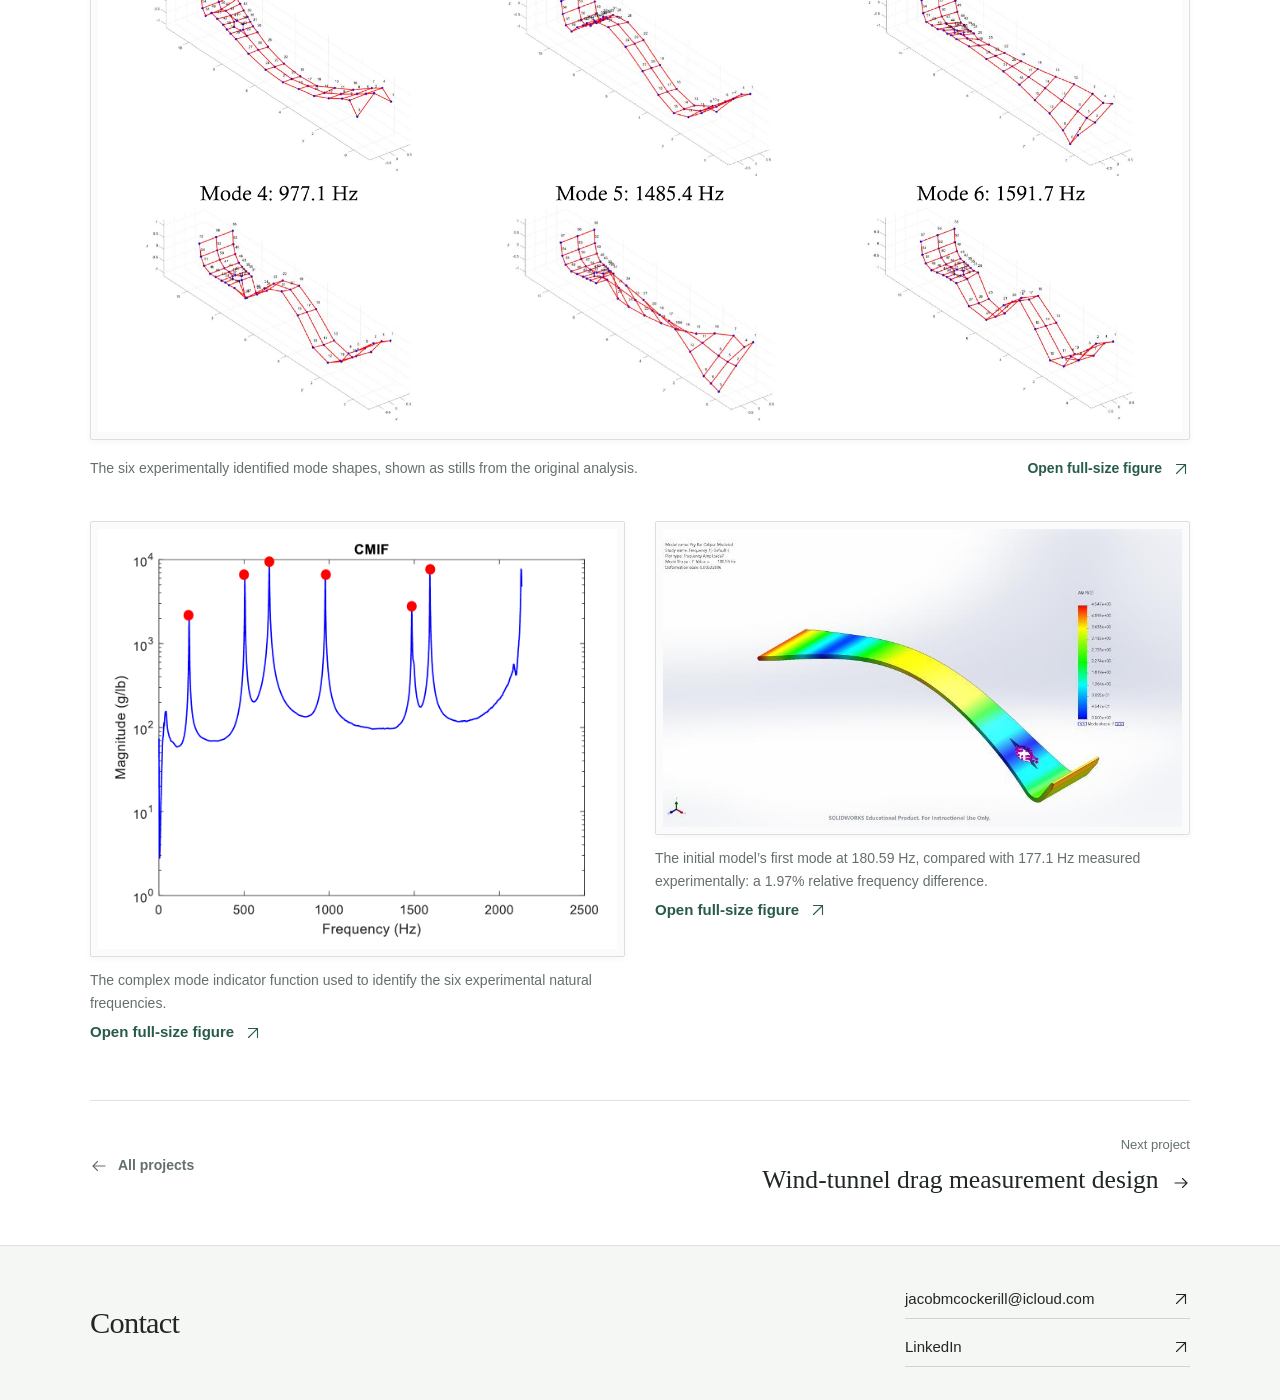
<file: projects/prybar-modal-analysis.html>
<!doctype html>
<html lang="en">
<head>
  <meta charset="utf-8">
  <meta name="viewport" content="width=device-width, initial-scale=1">
  <meta name="description" content="Impact-testing a real prybar, identifying its vibration modes, and comparing two finite-element models with the measurements.">
  <meta name="theme-color" content="#151716">
  <title>Prybar modal analysis | Jacob Cockerill</title>
  <link rel="icon" href="../assets/favicon.svg" type="image/svg+xml">
  <link rel="stylesheet" href="../assets/portfolio.css">
</head>
<body class="page-projects">
<a class="skip-link" href="#main">Skip to content</a>
<header class="site-header"><div class="container header-inner"><nav aria-label="Main navigation">
  <span class="nav-name">Jacob Cockerill</span>
  <div class="nav-links"><a href="../index.html">Home</a><a href="../projects.html" aria-current="page">Projects</a><a href="../experience.html">Experience</a><a href="../about.html">About</a><a href="../cv.html">CV</a></div>
</nav></div></header>
<main id="main" tabindex="-1">
    <header class="container project-heading"><a class="back-link" href="../projects.html"><svg class="icon" viewBox="0 0 24 24" fill="none" stroke="currentColor" stroke-width="1.5" stroke-linecap="round" stroke-linejoin="round" aria-hidden="true"><path d="M20 12H4m6-6-6 6 6 6"/></svg> All projects</a><p class="eyebrow">Experimental dynamics</p><h1>Prybar modal analysis</h1><p class="project-subtitle">Comparing measured vibration modes with finite-element predictions.</p><dl class="project-facts"><div><dt>Timeline</dt><dd>Oct — Nov 2024</dd></div><div><dt>Context</dt><dd>Experimental &amp; computational project</dd></div><div><dt>Tools &amp; methods</dt><dd><ul class="tags" aria-label="Tools and methods"><li>MEscope</li><li>SolidWorks</li><li>Impact testing</li></ul></dd></div></dl><p class="project-team small muted"><strong>Team:</strong> Noah Bast, Jacob Cockerill, Toby Zhao</p></header>
    <figure class="container project-cover"><div class="media media-frame wide"><img src="../assets/media/modal-prybar-test-setup.jpg" alt="Prybar on foam supports with an instrumented hammer, accelerometer, data-acquisition hardware, and MEscope laptop." width="1767" height="1008" loading="eager" fetchpriority="high" decoding="async"></div><figcaption><span>Prybar on foam supports with an instrumented hammer, accelerometer, data-acquisition hardware, and MEscope laptop.</span></figcaption></figure>
    <div class="container project-body"><aside class="project-sidebar" aria-labelledby="stats-title"><h2 id="stats-title">Technical focus</h2><dl class="technical-focus"><div class="focus-item"><dt>6 modes</dt><dd>identified experimentally, with natural frequencies from 177.1 to 1,591.7 Hz.</dd></div><div class="focus-item"><dt>Impact testing</dt><dd>Used an instrumented hammer, accelerometer, and MEscope to measure frequency-response functions and check coherence.</dd></div><div class="focus-item"><dt>Model correlation</dt><dd>Compared an initial measured-geometry model and a photo-traced revision with the experimental frequencies.</dd></div></dl></aside><div class="project-narrative"><section><h2>Overview</h2><p>The assignment was to choose a real-world part and perform a modal analysis. Our team selected a steel prybar, measured its vibration response, and compared the resulting natural frequencies and mode shapes with finite-element predictions. The project connected hands-on testing with CAD modeling and an assessment of where the models agreed with the physical part.</p></section><section><h2>Measuring the physical part</h2><p>We marked 57 test locations on the prybar and collected force and acceleration data with an instrumented hammer and accelerometer. The acquisition setup used five averages and an exponential response window. We reviewed time histories, frequency-response functions, coherence, and a reciprocity check to assess measurement quality.</p><ul class="body-list"><li>Used the complex mode indicator function (CMIF) to identify the first six nontrivial modes.</li><li>Observed noisier response and lower coherence near the more complex end of the prybar, which limited confidence in those measurements.</li></ul></section><section><h2>Building the first finite-element model</h2><p>We built the initial SolidWorks model from dial-caliper and tape measurements, simplifying the part as symmetric with uniform thickness and an estimated bend angle. Because the exact alloy was not specified, the model used assumed plain-carbon-steel properties. The initial mesh contained 151,132 elements, with local mesh control around the more complex geometry.</p></section><section><h2>Comparing test and simulation</h2><p>The initial model predicted higher frequencies than the experiment for all six listed modes, with relative differences of approximately 2–7%. The table preserves the mode numbering reported in the study and separates the initial model from the later geometry revision.</p><div class="comparison-table-wrap"><table class="comparison-table"><caption>Reported natural frequencies (Hz)</caption><thead><tr><th scope="col">Mode</th><th scope="col">Measured</th><th scope="col">Initial FEA</th><th scope="col">Revised FEA</th></tr></thead><tbody><tr><th scope="row">1</th><td>177.1</td><td>180.59</td><td>137.21</td></tr><tr><th scope="row">2</th><td>504.2</td><td>526.46</td><td>436.78</td></tr><tr><th scope="row">3</th><td>647.9</td><td>671.46</td><td>551.11</td></tr><tr><th scope="row">4</th><td>977.1</td><td>1028.8</td><td>860.9</td></tr><tr><th scope="row">5</th><td>1485.4</td><td>1584.2</td><td>1374.1</td></tr><tr><th scope="row">6</th><td>1591.7</td><td>1669.8</td><td>1439.8</td></tr></tbody></table></div></section><section><h2>What the geometry revision revealed</h2><p>The physical prybar was not perfectly flat, so we used photographed views as sketch references for a revised model. Despite a larger mesh of 272,588 elements, its reported frequencies fell below the measurements and differed by approximately 7–23%. For the first mode, the prediction shifted from 180.59 Hz to 137.21 Hz, compared with the measured 177.1 Hz. More geometric detail did not automatically produce a better match.</p></section><section><h2>Limits and next steps</h2><p>The study identified assumptions in tracing the photographed geometry and the way the prybar rested on foam as areas to revisit. Material uncertainty and the noisier measurements near the complex end also remained relevant. The next step would be to check these factors before treating either model as a reliable representation of the part’s dynamics.</p></section></div></div>
    <section class="container project-gallery" aria-labelledby="gallery-title"><h2 id="gallery-title">Project details</h2><figure class="supporting-figure"><div class="media media-frame full-photo"><img src="../assets/media/modal-prybar-experimental-modes.png" alt="Six experimental prybar mode-shape stills, labeled with natural frequencies of 177.1, 504.2, 647.9, 977.1, 1485.4, and 1591.7 Hz." width="1888" height="870" loading="lazy" decoding="async"></div><figcaption><span>The six experimentally identified mode shapes, shown as stills from the original analysis.</span><a class="text-link" href="../assets/media/modal-prybar-experimental-modes.png" target="_blank" rel="noopener">Open full-size figure <svg class="icon" viewBox="0 0 24 24" fill="none" stroke="currentColor" stroke-width="1.5" stroke-linecap="round" stroke-linejoin="round" aria-hidden="true"><path d="M6 18 18 6M6 6h12v12"/></svg></a></figcaption></figure><div class="gallery-grid"><figure><div class="media media-frame full-photo"><img src="../assets/media/modal-prybar-cmif.png" alt="Complex mode indicator function plotted against frequency, with six selected resonance peaks marked in red." width="1260" height="1020" loading="lazy" decoding="async"></div><figcaption><span>The complex mode indicator function used to identify the six experimental natural frequencies.</span><br><a class="text-link" href="../assets/media/modal-prybar-cmif.png" target="_blank" rel="noopener">Open full-size figure <svg class="icon" viewBox="0 0 24 24" fill="none" stroke="currentColor" stroke-width="1.5" stroke-linecap="round" stroke-linejoin="round" aria-hidden="true"><path d="M6 18 18 6M6 6h12v12"/></svg></a></figcaption></figure><figure><div class="media media-frame full-photo"><img src="../assets/media/modal-prybar-initial-mode.png" alt="Initial SolidWorks model’s first mode shape at 180.59 Hz, with its original mode-shape color scale." width="849" height="487" loading="lazy" decoding="async"></div><figcaption><span>The initial model’s first mode at 180.59 Hz, compared with 177.1 Hz measured experimentally: a 1.97% relative frequency difference.</span><br><a class="text-link" href="../assets/media/modal-prybar-initial-mode.png" target="_blank" rel="noopener">Open full-size figure <svg class="icon" viewBox="0 0 24 24" fill="none" stroke="currentColor" stroke-width="1.5" stroke-linecap="round" stroke-linejoin="round" aria-hidden="true"><path d="M6 18 18 6M6 6h12v12"/></svg></a></figcaption></figure></div></section>
    <nav class="container next-project" aria-label="Project navigation"><a class="back-link" href="../projects.html"><svg class="icon" viewBox="0 0 24 24" fill="none" stroke="currentColor" stroke-width="1.5" stroke-linecap="round" stroke-linejoin="round" aria-hidden="true"><path d="M20 12H4m6-6-6 6 6 6"/></svg> All projects</a><a class="next-project-link" href="wind-tunnel-measurement.html"><span>Next project</span><strong>Wind-tunnel drag measurement design <svg class="icon" viewBox="0 0 24 24" fill="none" stroke="currentColor" stroke-width="1.5" stroke-linecap="round" stroke-linejoin="round" aria-hidden="true"><path d="M4 12h16m-6-6 6 6-6 6"/></svg></strong></a></nav>
  </main>
<footer class="contact-section" aria-labelledby="contact-title"><div class="container contact-inner"><div><h2 id="contact-title">Contact</h2></div><div class="contact-links"><a href="mailto:jacobmcockerill@icloud.com">jacobmcockerill@icloud.com <svg class="icon" viewBox="0 0 24 24" fill="none" stroke="currentColor" stroke-width="1.5" stroke-linecap="round" stroke-linejoin="round" aria-hidden="true"><path d="M6 18 18 6M6 6h12v12"/></svg></a><a href="https://www.linkedin.com/in/jcockerill26/">LinkedIn <svg class="icon" viewBox="0 0 24 24" fill="none" stroke="currentColor" stroke-width="1.5" stroke-linecap="round" stroke-linejoin="round" aria-hidden="true"><path d="M6 18 18 6M6 6h12v12"/></svg></a></div></div></footer>
</body>
</html>
</file>
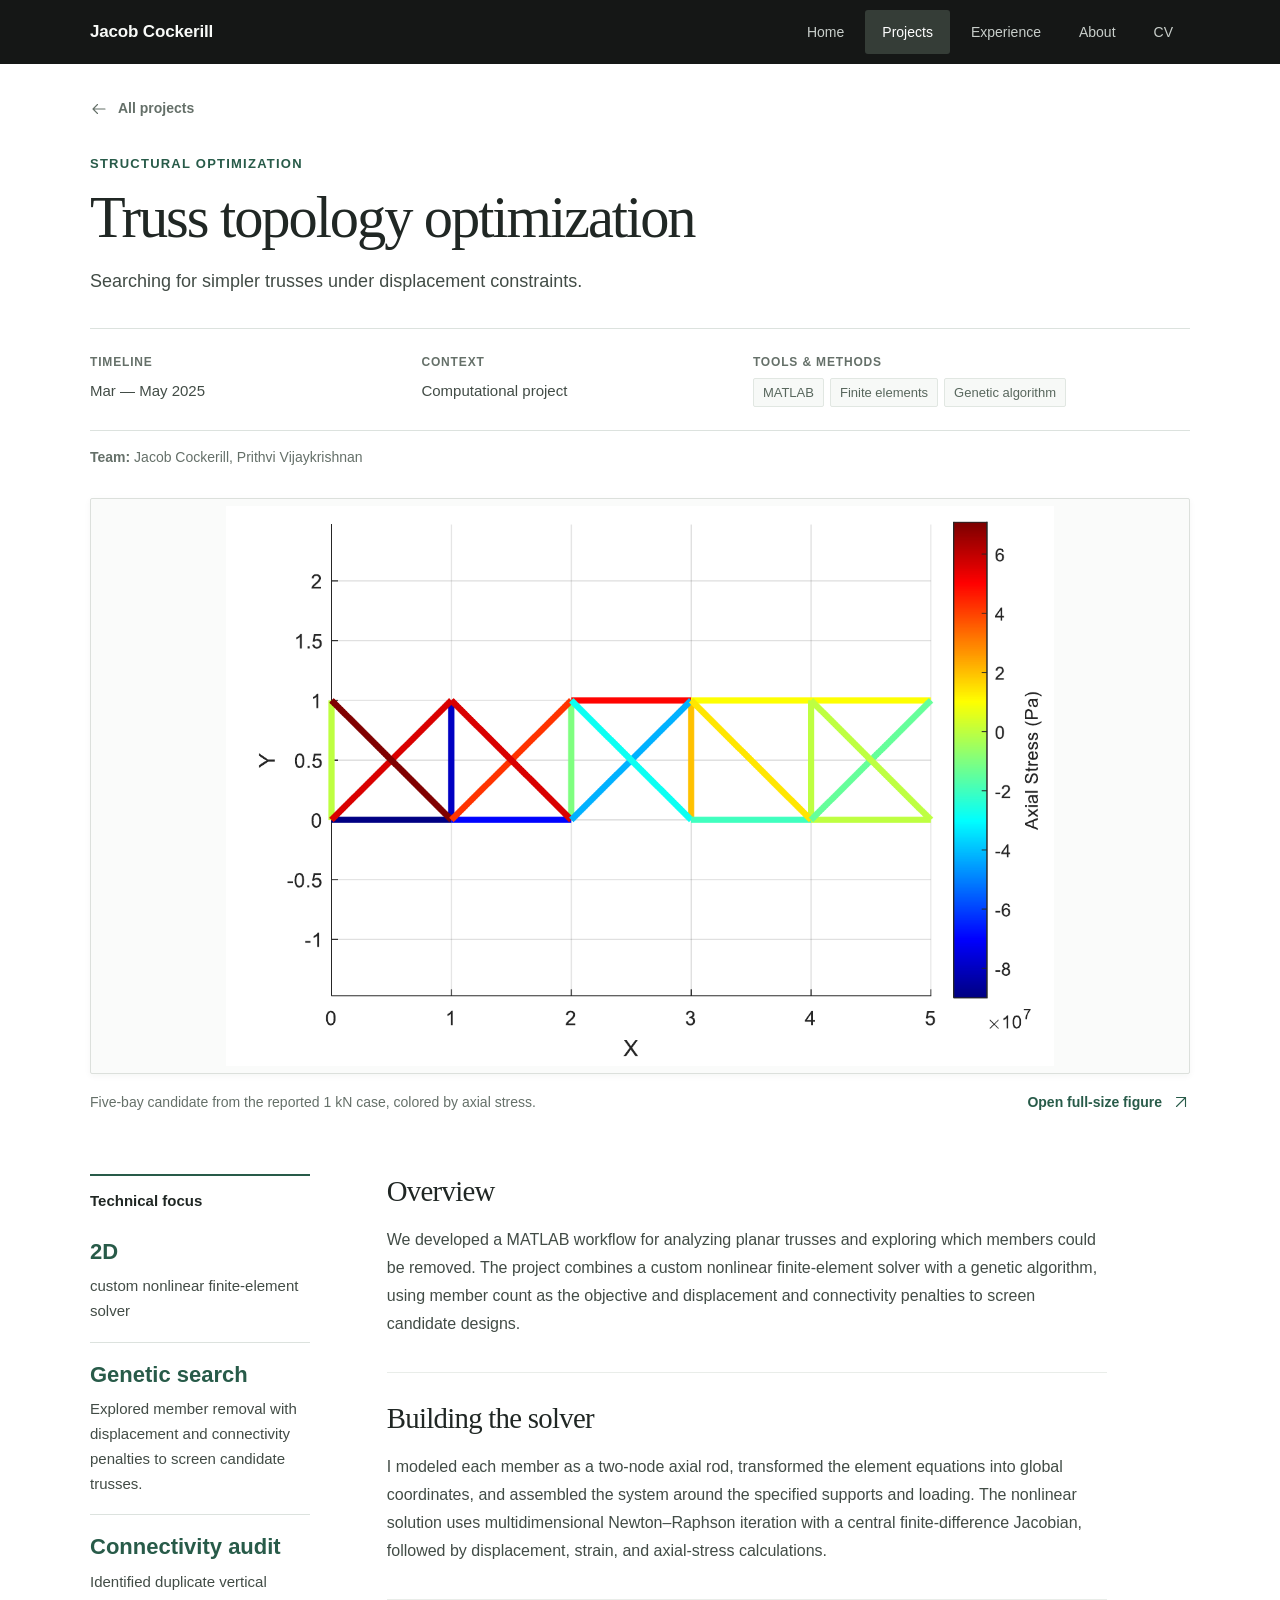
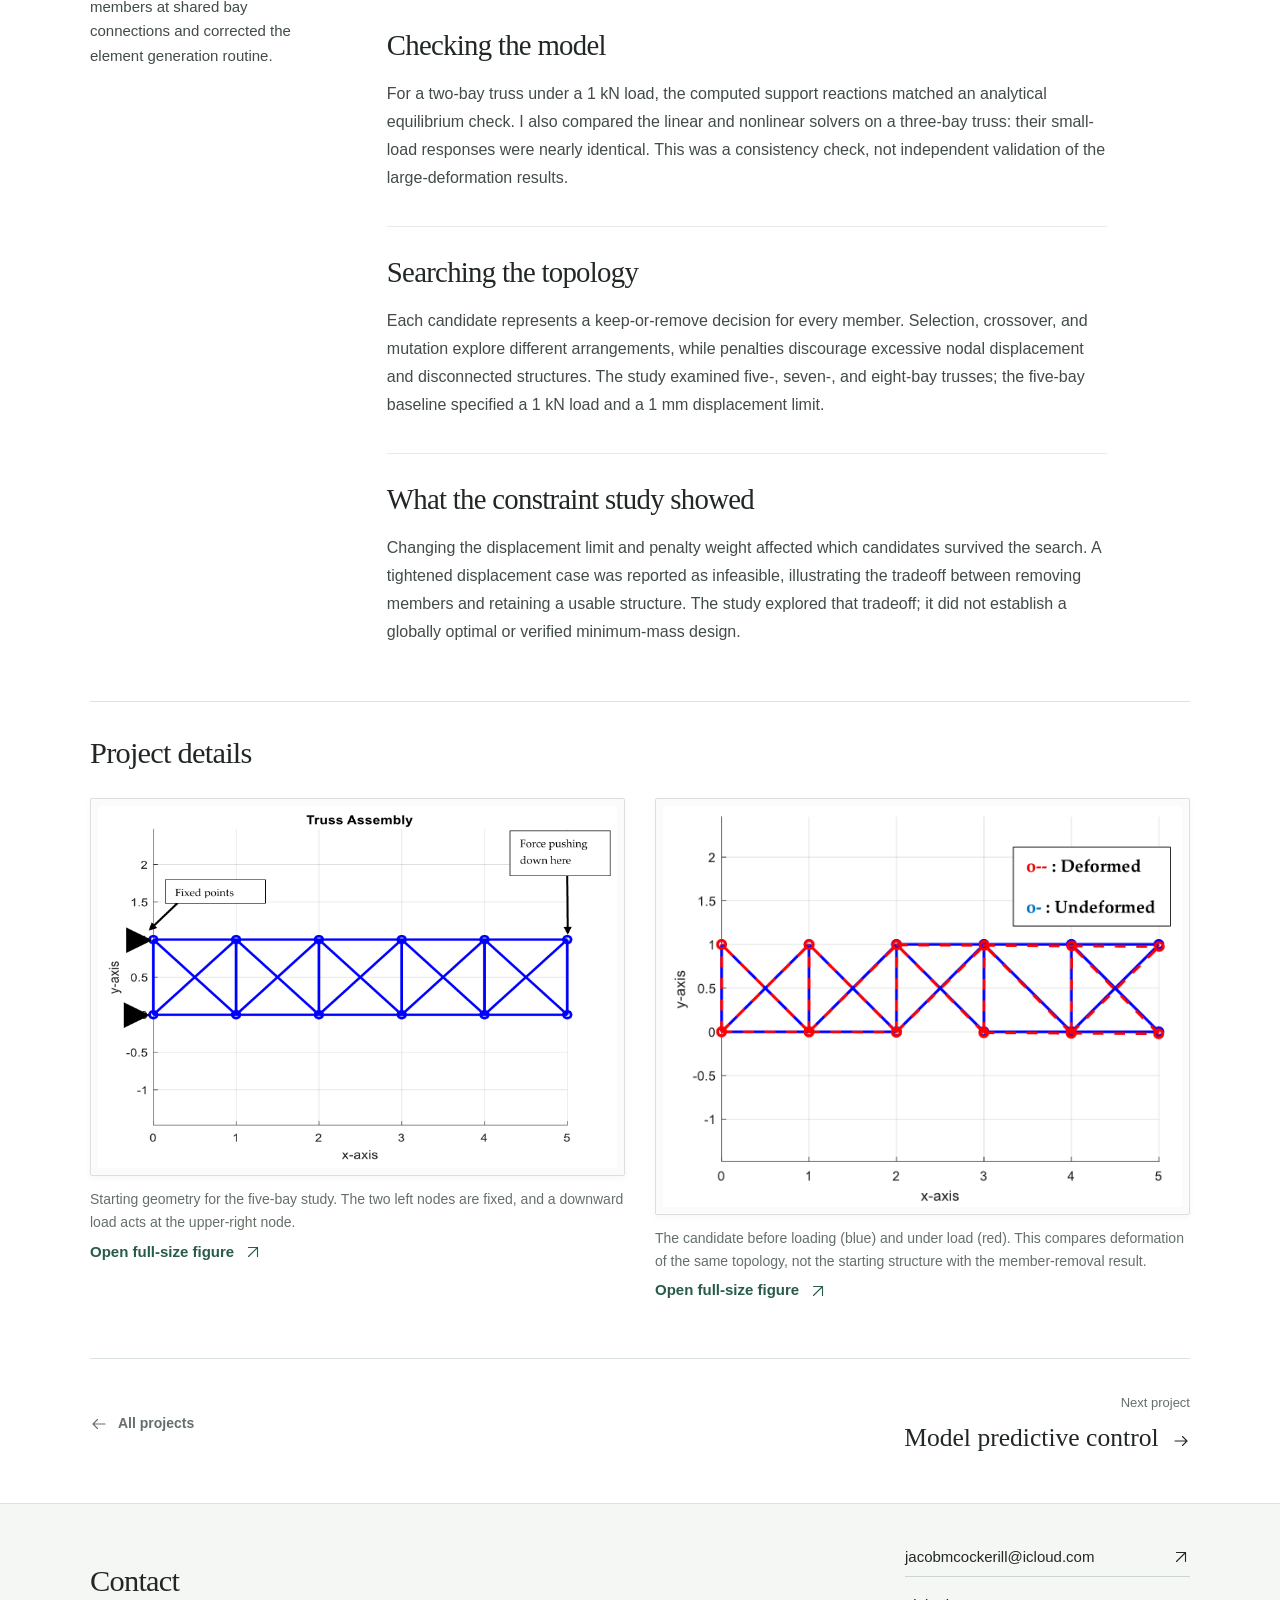
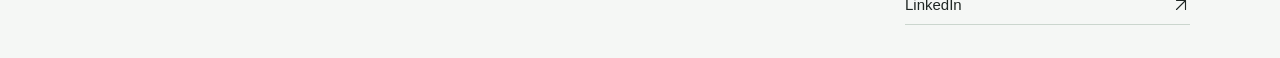
<file: projects/truss-optimization.html>
<!doctype html>
<html lang="en">
<head>
  <meta charset="utf-8">
  <meta name="viewport" content="width=device-width, initial-scale=1">
  <meta name="description" content="Custom MATLAB finite-element analysis and a binary genetic algorithm for member-removal topology optimization.">
  <meta name="theme-color" content="#151716">
  <title>Truss topology optimization | Jacob Cockerill</title>
  <link rel="icon" href="../assets/favicon.svg" type="image/svg+xml">
  <link rel="stylesheet" href="../assets/portfolio.css">
</head>
<body class="page-projects">
<a class="skip-link" href="#main">Skip to content</a>
<header class="site-header"><div class="container header-inner"><nav aria-label="Main navigation">
  <span class="nav-name">Jacob Cockerill</span>
  <div class="nav-links"><a href="../index.html">Home</a><a href="../projects.html" aria-current="page">Projects</a><a href="../experience.html">Experience</a><a href="../about.html">About</a><a href="../cv.html">CV</a></div>
</nav></div></header>
<main id="main" tabindex="-1">
    <header class="container project-heading"><a class="back-link" href="../projects.html"><svg class="icon" viewBox="0 0 24 24" fill="none" stroke="currentColor" stroke-width="1.5" stroke-linecap="round" stroke-linejoin="round" aria-hidden="true"><path d="M20 12H4m6-6-6 6 6 6"/></svg> All projects</a><p class="eyebrow">Structural optimization</p><h1>Truss topology optimization</h1><p class="project-subtitle">Searching for simpler trusses under displacement constraints.</p><dl class="project-facts"><div><dt>Timeline</dt><dd>Mar — May 2025</dd></div><div><dt>Context</dt><dd>Computational project</dd></div><div><dt>Tools &amp; methods</dt><dd><ul class="tags" aria-label="Tools and methods"><li>MATLAB</li><li>Finite elements</li><li>Genetic algorithm</li></ul></dd></div></dl><p class="project-team small muted"><strong>Team:</strong> Jacob Cockerill, Prithvi Vijaykrishnan</p></header>
    <figure class="container project-cover"><div class="media media-frame wide"><img src="../assets/media/truss-five-bay-stress.png" alt="Five-bay candidate from the reported 1 kN case, colored by axial stress." width="1248" height="844" loading="eager" fetchpriority="high" decoding="async"></div><figcaption><span>Five-bay candidate from the reported 1 kN case, colored by axial stress.</span><a class="text-link" href="../assets/media/truss-five-bay-stress.png" target="_blank" rel="noopener">Open full-size figure <svg class="icon" viewBox="0 0 24 24" fill="none" stroke="currentColor" stroke-width="1.5" stroke-linecap="round" stroke-linejoin="round" aria-hidden="true"><path d="M6 18 18 6M6 6h12v12"/></svg></a></figcaption></figure>
    <div class="container project-body"><aside class="project-sidebar" aria-labelledby="stats-title"><h2 id="stats-title">Technical focus</h2><dl class="technical-focus"><div class="focus-item"><dt>2D</dt><dd>custom nonlinear finite-element solver</dd></div><div class="focus-item"><dt>Genetic search</dt><dd>Explored member removal with displacement and connectivity penalties to screen candidate trusses.</dd></div><div class="focus-item"><dt>Connectivity audit</dt><dd>Identified duplicate vertical members at shared bay connections and corrected the element generation routine.</dd></div></dl></aside><div class="project-narrative"><section><h2>Overview</h2><p>We developed a MATLAB workflow for analyzing planar trusses and exploring which members could be removed. The project combines a custom nonlinear finite-element solver with a genetic algorithm, using member count as the objective and displacement and connectivity penalties to screen candidate designs.</p></section><section><h2>Building the solver</h2><p>I modeled each member as a two-node axial rod, transformed the element equations into global coordinates, and assembled the system around the specified supports and loading. The nonlinear solution uses multidimensional Newton–Raphson iteration with a central finite-difference Jacobian, followed by displacement, strain, and axial-stress calculations.</p></section><section><h2>Checking the model</h2><p>For a two-bay truss under a 1 kN load, the computed support reactions matched an analytical equilibrium check. I also compared the linear and nonlinear solvers on a three-bay truss: their small-load responses were nearly identical. This was a consistency check, not independent validation of the large-deformation results.</p></section><section><h2>Searching the topology</h2><p>Each candidate represents a keep-or-remove decision for every member. Selection, crossover, and mutation explore different arrangements, while penalties discourage excessive nodal displacement and disconnected structures. The study examined five-, seven-, and eight-bay trusses; the five-bay baseline specified a 1 kN load and a 1 mm displacement limit.</p></section><section><h2>What the constraint study showed</h2><p>Changing the displacement limit and penalty weight affected which candidates survived the search. A tightened displacement case was reported as infeasible, illustrating the tradeoff between removing members and retaining a usable structure. The study explored that tradeoff; it did not establish a globally optimal or verified minimum-mass design.</p></section></div></div>
    <section class="container project-gallery" aria-labelledby="gallery-title"><h2 id="gallery-title">Project details</h2><div class="gallery-grid"><figure><div class="media media-frame full-photo"><img src="../assets/media/truss-initial-geometry.png" alt="Initial five-bay truss with X-bracing, two fixed left nodes, and a downward load at the upper-right node." width="1552" height="1084" loading="lazy" decoding="async"></div><figcaption><span>Starting geometry for the five-bay study. The two left nodes are fixed, and a downward load acts at the upper-right node.</span><br><a class="text-link" href="../assets/media/truss-initial-geometry.png" target="_blank" rel="noopener">Open full-size figure <svg class="icon" viewBox="0 0 24 24" fill="none" stroke="currentColor" stroke-width="1.5" stroke-linecap="round" stroke-linejoin="round" aria-hidden="true"><path d="M6 18 18 6M6 6h12v12"/></svg></a></figcaption></figure><figure><div class="media media-frame full-photo"><img src="../assets/media/truss-five-bay-deflection.png" alt="Undeformed and deformed shapes of the five-bay candidate, shown as nearly overlapping blue and red lines." width="1200" height="928" loading="lazy" decoding="async"></div><figcaption><span>The candidate before loading (blue) and under load (red). This compares deformation of the same topology, not the starting structure with the member-removal result.</span><br><a class="text-link" href="../assets/media/truss-five-bay-deflection.png" target="_blank" rel="noopener">Open full-size figure <svg class="icon" viewBox="0 0 24 24" fill="none" stroke="currentColor" stroke-width="1.5" stroke-linecap="round" stroke-linejoin="round" aria-hidden="true"><path d="M6 18 18 6M6 6h12v12"/></svg></a></figcaption></figure></div></section>
    <nav class="container next-project" aria-label="Project navigation"><a class="back-link" href="../projects.html"><svg class="icon" viewBox="0 0 24 24" fill="none" stroke="currentColor" stroke-width="1.5" stroke-linecap="round" stroke-linejoin="round" aria-hidden="true"><path d="M20 12H4m6-6-6 6 6 6"/></svg> All projects</a><a class="next-project-link" href="model-predictive-control.html"><span>Next project</span><strong>Model predictive control <svg class="icon" viewBox="0 0 24 24" fill="none" stroke="currentColor" stroke-width="1.5" stroke-linecap="round" stroke-linejoin="round" aria-hidden="true"><path d="M4 12h16m-6-6 6 6-6 6"/></svg></strong></a></nav>
  </main>
<footer class="contact-section" aria-labelledby="contact-title"><div class="container contact-inner"><div><h2 id="contact-title">Contact</h2></div><div class="contact-links"><a href="mailto:jacobmcockerill@icloud.com">jacobmcockerill@icloud.com <svg class="icon" viewBox="0 0 24 24" fill="none" stroke="currentColor" stroke-width="1.5" stroke-linecap="round" stroke-linejoin="round" aria-hidden="true"><path d="M6 18 18 6M6 6h12v12"/></svg></a><a href="https://www.linkedin.com/in/jcockerill26/">LinkedIn <svg class="icon" viewBox="0 0 24 24" fill="none" stroke="currentColor" stroke-width="1.5" stroke-linecap="round" stroke-linejoin="round" aria-hidden="true"><path d="M6 18 18 6M6 6h12v12"/></svg></a></div></div></footer>
</body>
</html>
</file>
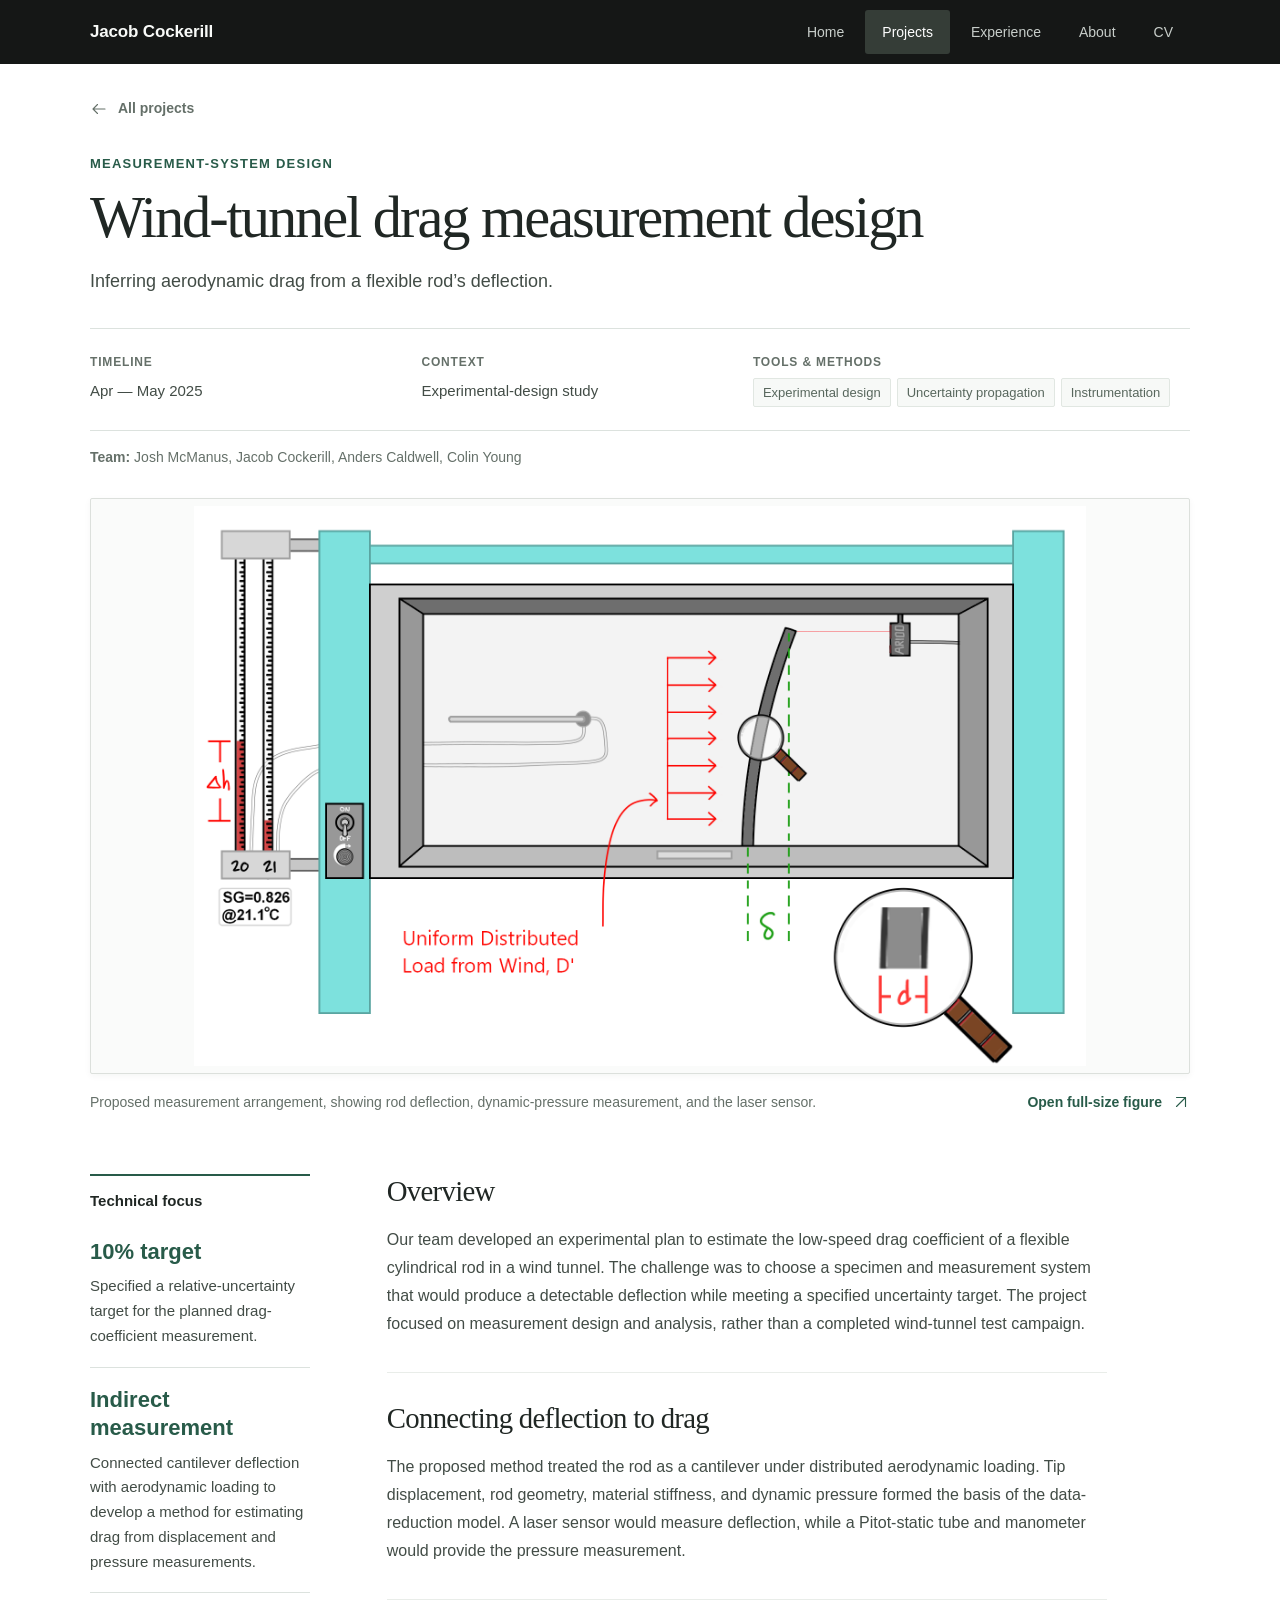
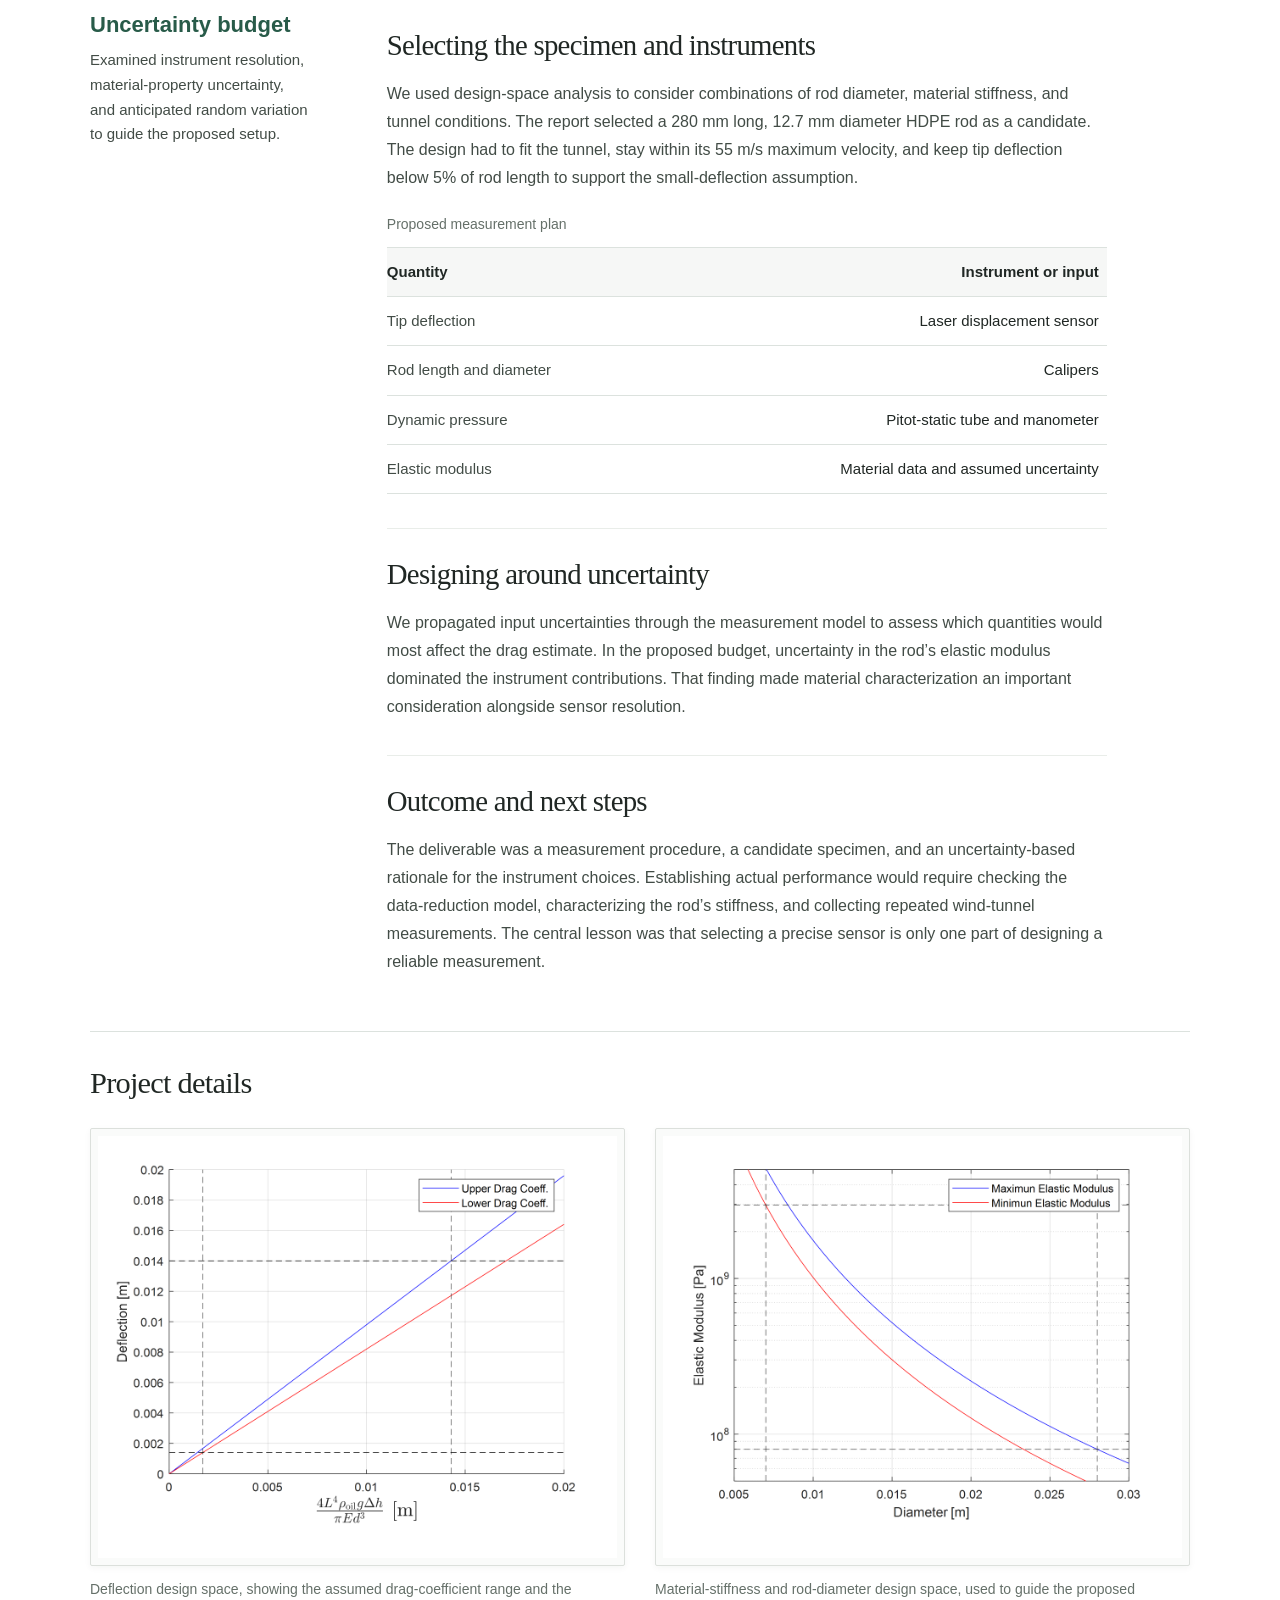
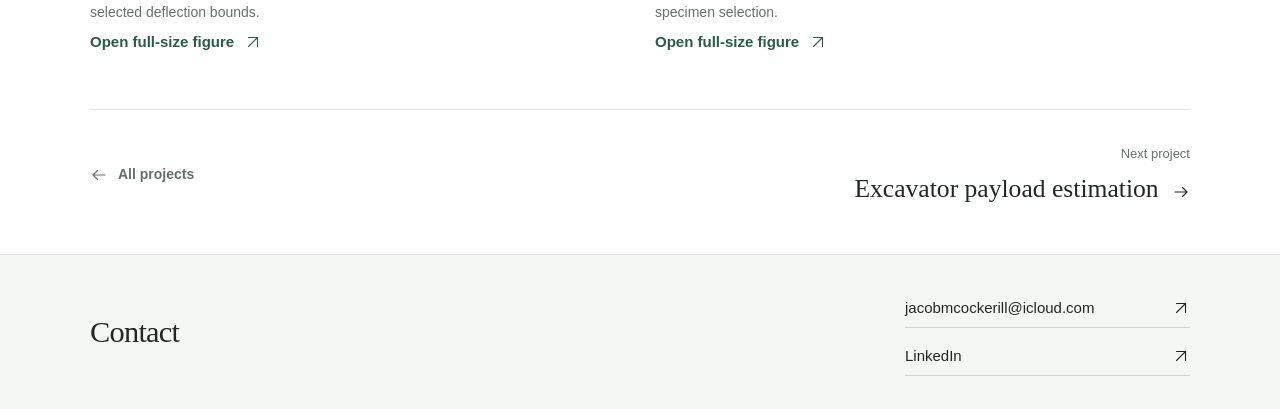
<file: projects/wind-tunnel-measurement.html>
<!doctype html>
<html lang="en">
<head>
  <meta charset="utf-8">
  <meta name="viewport" content="width=device-width, initial-scale=1">
  <meta name="description" content="Designing a deflection-based method to estimate the drag coefficient of a flexible rod, with instrument selection, design constraints, and uncertainty analysis.">
  <meta name="theme-color" content="#151716">
  <title>Wind-tunnel drag measurement design | Jacob Cockerill</title>
  <link rel="icon" href="../assets/favicon.svg" type="image/svg+xml">
  <link rel="stylesheet" href="../assets/portfolio.css">
</head>
<body class="page-projects page-experimental-project">
<a class="skip-link" href="#main">Skip to content</a>
<header class="site-header"><div class="container header-inner"><nav aria-label="Main navigation">
  <span class="nav-name">Jacob Cockerill</span>
  <div class="nav-links"><a href="../index.html">Home</a><a href="../projects.html" aria-current="page">Projects</a><a href="../experience.html">Experience</a><a href="../about.html">About</a><a href="../cv.html">CV</a></div>
</nav></div></header>
<main id="main" tabindex="-1">
  <header class="container project-heading">
    <a class="back-link" href="../projects.html#experimental"><svg class="icon" viewBox="0 0 24 24" fill="none" stroke="currentColor" stroke-width="1.5" stroke-linecap="round" stroke-linejoin="round" aria-hidden="true"><path d="M20 12H4m6-6-6 6 6 6"/></svg> All projects</a>
    <p class="eyebrow">Measurement-system design</p>
    <h1>Wind-tunnel drag measurement design</h1>
    <p class="project-subtitle">Inferring aerodynamic drag from a flexible rod’s deflection.</p>
    <dl class="project-facts">
      <div><dt>Timeline</dt><dd>Apr — May 2025</dd></div>
      <div><dt>Context</dt><dd>Experimental-design study</dd></div>
      <div><dt>Tools &amp; methods</dt><dd><ul class="tags" aria-label="Tools and methods"><li>Experimental design</li><li>Uncertainty propagation</li><li>Instrumentation</li></ul></dd></div>
    </dl>
    <p class="project-team small muted"><strong>Team:</strong> Josh McManus, Jacob Cockerill, Anders Caldwell, Colin Young</p>
  </header>

  <figure class="container project-cover">
    <div class="media media-frame wide"><img src="../assets/media/wind-tunnel-apparatus.png" alt="Proposed wind-tunnel setup with a flexible rod, laser displacement sensor, and manometer for inferring drag from rod deflection." width="1958" height="1228" loading="eager" fetchpriority="high" decoding="async"></div>
    <figcaption><span>Proposed measurement arrangement, showing rod deflection, dynamic-pressure measurement, and the laser sensor.</span><a class="text-link" href="../assets/media/wind-tunnel-apparatus.png" target="_blank" rel="noopener">Open full-size figure <svg class="icon" viewBox="0 0 24 24" fill="none" stroke="currentColor" stroke-width="1.5" stroke-linecap="round" stroke-linejoin="round" aria-hidden="true"><path d="M6 18 18 6M6 6h12v12"/></svg></a></figcaption>
  </figure>

  <div class="container project-body">
    <aside class="project-sidebar" aria-labelledby="stats-title">
      <h2 id="stats-title">Technical focus</h2>
      <dl class="technical-focus">
        <div class="focus-item"><dt>10% target</dt><dd>Specified a relative-uncertainty target for the planned drag-coefficient measurement.</dd></div>
        <div class="focus-item"><dt>Indirect measurement</dt><dd>Connected cantilever deflection with aerodynamic loading to develop a method for estimating drag from displacement and pressure measurements.</dd></div>
        <div class="focus-item"><dt>Uncertainty budget</dt><dd>Examined instrument resolution, material-property uncertainty, and anticipated random variation to guide the proposed setup.</dd></div>
      </dl>
    </aside>
    <div class="project-narrative">
      <section>
        <h2>Overview</h2>
        <p>Our team developed an experimental plan to estimate the low-speed drag coefficient of a flexible cylindrical rod in a wind tunnel. The challenge was to choose a specimen and measurement system that would produce a detectable deflection while meeting a specified uncertainty target. The project focused on measurement design and analysis, rather than a completed wind-tunnel test campaign.</p>
      </section>
      <section>
        <h2>Connecting deflection to drag</h2>
        <p>The proposed method treated the rod as a cantilever under distributed aerodynamic loading. Tip displacement, rod geometry, material stiffness, and dynamic pressure formed the basis of the data-reduction model. A laser sensor would measure deflection, while a Pitot-static tube and manometer would provide the pressure measurement.</p>
      </section>
      <section>
        <h2>Selecting the specimen and instruments</h2>
        <p>We used design-space analysis to consider combinations of rod diameter, material stiffness, and tunnel conditions. The report selected a 280 mm long, 12.7 mm diameter HDPE rod as a candidate. The design had to fit the tunnel, stay within its 55 m/s maximum velocity, and keep tip deflection below 5% of rod length to support the small-deflection assumption.</p>
        <div class="comparison-table-wrap">
          <table class="comparison-table">
            <caption>Proposed measurement plan</caption>
            <thead><tr><th scope="col">Quantity</th><th scope="col">Instrument or input</th></tr></thead>
            <tbody>
              <tr><th scope="row">Tip deflection</th><td>Laser displacement sensor</td></tr>
              <tr><th scope="row">Rod length and diameter</th><td>Calipers</td></tr>
              <tr><th scope="row">Dynamic pressure</th><td>Pitot-static tube and manometer</td></tr>
              <tr><th scope="row">Elastic modulus</th><td>Material data and assumed uncertainty</td></tr>
            </tbody>
          </table>
        </div>
      </section>
      <section>
        <h2>Designing around uncertainty</h2>
        <p>We propagated input uncertainties through the measurement model to assess which quantities would most affect the drag estimate. In the proposed budget, uncertainty in the rod’s elastic modulus dominated the instrument contributions. That finding made material characterization an important consideration alongside sensor resolution.</p>
      </section>
      <section>
        <h2>Outcome and next steps</h2>
        <p>The deliverable was a measurement procedure, a candidate specimen, and an uncertainty-based rationale for the instrument choices. Establishing actual performance would require checking the data-reduction model, characterizing the rod’s stiffness, and collecting repeated wind-tunnel measurements. The central lesson was that selecting a precise sensor is only one part of designing a reliable measurement.</p>
      </section>
    </div>
  </div>

  <section class="container project-gallery" aria-labelledby="gallery-title">
    <h2 id="gallery-title">Project details</h2>
    <div class="gallery-grid">
      <figure>
        <div class="media media-frame full-photo"><img src="../assets/media/wind-drag-deflection.png" alt="Original design-space plot showing predicted rod deflection for upper and lower assumed drag coefficients, with design bounds marked by dashed lines." width="2448" height="1992" loading="lazy" decoding="async"></div>
        <figcaption><span>Deflection design space, showing the assumed drag-coefficient range and the selected deflection bounds.</span><br><a class="text-link" href="../assets/media/wind-drag-deflection.png" target="_blank" rel="noopener">Open full-size figure <svg class="icon" viewBox="0 0 24 24" fill="none" stroke="currentColor" stroke-width="1.5" stroke-linecap="round" stroke-linejoin="round" aria-hidden="true"><path d="M6 18 18 6M6 6h12v12"/></svg></a></figcaption>
      </figure>
      <figure>
        <div class="media media-frame full-photo"><img src="../assets/media/wind-material-design-space.png" alt="Original design-space plot showing upper and lower elastic-modulus bounds as a function of rod diameter, with dashed selection limits." width="2448" height="1992" loading="lazy" decoding="async"></div>
        <figcaption><span>Material-stiffness and rod-diameter design space, used to guide the proposed specimen selection.</span><br><a class="text-link" href="../assets/media/wind-material-design-space.png" target="_blank" rel="noopener">Open full-size figure <svg class="icon" viewBox="0 0 24 24" fill="none" stroke="currentColor" stroke-width="1.5" stroke-linecap="round" stroke-linejoin="round" aria-hidden="true"><path d="M6 18 18 6M6 6h12v12"/></svg></a></figcaption>
      </figure>
    </div>
  </section>

  <nav class="container next-project" aria-label="Project navigation">
    <a class="back-link" href="../projects.html#experimental"><svg class="icon" viewBox="0 0 24 24" fill="none" stroke="currentColor" stroke-width="1.5" stroke-linecap="round" stroke-linejoin="round" aria-hidden="true"><path d="M20 12H4m6-6-6 6 6 6"/></svg> All projects</a>
    <a class="next-project-link" href="excavator-payload.html"><span>Next project</span><strong>Excavator payload estimation <svg class="icon" viewBox="0 0 24 24" fill="none" stroke="currentColor" stroke-width="1.5" stroke-linecap="round" stroke-linejoin="round" aria-hidden="true"><path d="M4 12h16m-6-6 6 6-6 6"/></svg></strong></a>
  </nav>
</main>
<footer class="contact-section" aria-labelledby="contact-title"><div class="container contact-inner"><div><h2 id="contact-title">Contact</h2></div><div class="contact-links"><a href="mailto:jacobmcockerill@icloud.com">jacobmcockerill@icloud.com <svg class="icon" viewBox="0 0 24 24" fill="none" stroke="currentColor" stroke-width="1.5" stroke-linecap="round" stroke-linejoin="round" aria-hidden="true"><path d="M6 18 18 6M6 6h12v12"/></svg></a><a href="https://www.linkedin.com/in/jcockerill26/">LinkedIn <svg class="icon" viewBox="0 0 24 24" fill="none" stroke="currentColor" stroke-width="1.5" stroke-linecap="round" stroke-linejoin="round" aria-hidden="true"><path d="M6 18 18 6M6 6h12v12"/></svg></a></div></div></footer>
</body>
</html>
</file>
<file: assets/portfolio.css>
/* One shared visual system for the portfolio. No external fonts or libraries. */
:root {
  color-scheme: light;
  --paper: #ffffff;
  --surface: #f6f7f6;
  --ink: #202724;
  --body: #424c46;
  --muted: #657069;
  --accent: #285b49;
  --accent-dark: #193d30;
  --line: #dce2de;
  --header: #151716;
  --serif: Georgia, 'Times New Roman', serif;
  --sans: 'Segoe UI', Arial, sans-serif;
  --max: 1100px;
  --gutter: clamp(20px, 4vw, 48px);
}
* { box-sizing: border-box; }
html { scroll-behavior: smooth; scroll-padding-top: 90px; }
body {
  margin: 0;
  min-height: 100svh;
  display: flex;
  flex-direction: column;
  background: var(--paper);
  color: var(--ink);
  font-family: var(--sans);
  font-size: 1rem;
  line-height: 1.75;
  -webkit-font-smoothing: antialiased;
}
main { flex: 1; min-width: 0; }
main:focus { outline: none; }
figure, h1, h2, h3, p, ul, dl, dd { margin: 0; }
button, input { font: inherit; }
img, video { display: block; max-width: 100%; }
a { color: inherit; text-decoration: none; touch-action: manipulation; }
a, button { -webkit-tap-highlight-color: transparent; }
a:focus-visible, button:focus-visible, summary:focus-visible {
  outline: 3px solid var(--accent);
  outline-offset: 5px;
}
::selection { background: #dae8df; color: #18382a; }
.container { width: min(var(--max), calc(100% - var(--gutter) * 2)); margin-inline: auto; }
.section { padding-block: clamp(38px, 5vw, 64px) 76px; }
h1, h2, h3 { text-wrap: balance; }
h1, h2 { font-family: var(--serif); font-weight: 400; }
h1 { font-size: clamp(2.5rem, 4.8vw, 3.65rem); line-height: 1.12; letter-spacing: -.035em; }
h2 { font-size: clamp(1.75rem, 3vw, 2.25rem); line-height: 1.25; letter-spacing: -.025em; }
h3 { font-size: 1.125rem; font-weight: 600; line-height: 1.4; }
p { color: var(--body); }
.small { font-size: .875rem; }
.muted { color: var(--muted); }
.eyebrow { color: var(--accent); font-size: .8125rem; font-weight: 650; letter-spacing: .095em; text-transform: uppercase; line-height: 1.5; }
.icon { display: inline-block; width: 1.125rem; height: 1.125rem; flex: 0 0 auto; vertical-align: -.18em; }
.skip-link { position: fixed; top: -100px; left: 16px; z-index: 100; padding: 10px 18px; color: #fff; background: var(--accent-dark); }
.skip-link:focus { top: 12px; }

/* Quiet, full-width navigation. The name is text, not another tab. */
.site-header { position: sticky; top: 0; z-index: 30; background: var(--header); }
.header-inner { padding: 0; }
.header-inner nav { display: flex; align-items: center; justify-content: space-between; gap: 24px; min-height: 64px; }
.nav-name { flex: 0 0 auto; color: #f8faf8; font-weight: 600; letter-spacing: -.01em; font-size: 1.0625rem; }
.nav-links { display: flex; flex-wrap: wrap; gap: 4px; padding-block: 10px; }
.nav-links a { display: flex; align-items: center; justify-content: center; min-height: 44px; padding: 8px 17px; border-radius: 3px; font-size: .875rem; color: #c8ceca; transition: color .18s, background .18s; }
.nav-links a:hover { background: #262c28; color: #fff; }
.nav-links a[aria-current="page"] { background: #353d37; color: #fff; }
.nav-links a:focus-visible { outline-color: #fff; outline-offset: -3px; }

/* Shared links and actions. */
.button { display: inline-flex; align-items: center; justify-content: center; gap: 13px; min-height: 48px; padding: 10px 20px; border: 1px solid var(--accent); border-radius: 3px; background: var(--accent); color: #fff; font-size: .9375rem; font-weight: 600; line-height: 1.5; transition: background .18s, border-color .18s, box-shadow .18s; }
.button:hover { background: var(--accent-dark); border-color: var(--accent-dark); }
.button.cv-primary { box-shadow: 0 3px 9px #285b491f; }
.button.cv-primary:hover { box-shadow: 0 4px 13px #285b4933; }
.button-outline { color: var(--accent); background: var(--paper); border-color: #b3c4ba; }
.button-outline:hover { background: #f0f5f2; color: var(--accent-dark); border-color: var(--accent); }
.text-link, .back-link { display: inline-flex; align-items: center; gap: 10px; color: var(--accent); font-size: .9375rem; font-weight: 550; line-height: 1.5; padding-block: 6px; }
.text-link:hover, .back-link:hover { color: var(--accent-dark); text-decoration: underline; text-underline-offset: 5px; }
.back-link { font-size: .875rem; color: var(--muted); }

/* Centered, full portrait and a compact introduction. */
.hero { display: flex; flex-direction: column; align-items: center; gap: 28px; text-align: center; padding-block: 36px 52px; }
.hero-portrait { width: 320px; max-width: 76vw; }
.hero-copy { width: 100%; max-width: 780px; }
.hero h1 { font-size: clamp(2.7rem, 5vw, 3.9rem); }
.hero-affiliation { color: var(--accent); margin-top: 12px; font-size: .9375rem; font-weight: 550; line-height: 1.65; }
.affiliation-divider { padding-inline: 5px; }
.hero-intro { max-width: 670px; margin: 19px auto 0; font-size: 1.0625rem; line-height: 1.8; text-wrap: pretty; }
.hero-note { display: flex; justify-content: center; flex-wrap: wrap; gap: 4px 13px; margin-top: 14px; color: var(--muted); font-size: .875rem; }
.note-divider { color: #a4aea7; }
.hero-actions { display: flex; flex-wrap: wrap; align-items: center; justify-content: center; gap: 14px; margin-top: 25px; }
.hero-actions > .text-link { margin-inline: 6px; min-height: 44px; }

/* Frames surround the natural media bounds; the content determines its ratio. */
.media { min-width: 0; position: relative; }
.media-frame { padding: 7px; background: #fafbfa; border: 1px solid #dce0dc; border-radius: 2px; box-shadow: 0 2px 7px #19271f0b; }
.media img { width: 100%; height: auto; }
.media video, .youtube-video iframe { display: block; width: 100%; height: auto; aspect-ratio: 16 / 9; border: 0; background: #151716; }
.portrait img, .full-photo img { object-fit: contain; }
.placeholder { display: grid; place-items: center; min-height: 180px; aspect-ratio: 16 / 9; border: 1px dashed #cdd6cf; background: #f7f8f7; }
.placeholder-center { display: flex; flex-direction: column; align-items: center; gap: 6px; padding: 22px; text-align: center; color: var(--muted); font-size: .875rem; }
.placeholder-center > .icon { width: 25px; height: 25px; margin-bottom: 4px; color: #7b8e81; }
.placeholder-note { color: #6e7971; font-size: .8125rem; }
figcaption { margin-top: 12px; color: var(--muted); font-size: .875rem; line-height: 1.65; }

/* Projects: a featured industry collaboration and two focused project collections. */
.page-heading { margin-bottom: 44px; }
.page-heading > .eyebrow { margin-bottom: 13px; }
.page-heading > p:not(.eyebrow) { margin-top: 17px; max-width: 650px; }
.project-jump-links { display: flex; flex-wrap: wrap; gap: 10px 24px; margin-top: 27px; }
.project-jump-links a { display: inline-flex; align-items: center; min-height: 44px; padding-block: 7px; border-bottom: 1px solid #b3c4ba; color: var(--accent); font-size: .875rem; font-weight: 550; line-height: 1.5; }
.project-jump-links a:hover { color: var(--accent-dark); border-color: var(--accent-dark); }
.project-collection { scroll-margin-top: 10px; }
.collection-heading { display: grid; grid-template-columns: 1.15fr 1fr; gap: 30px; align-items: start; padding-bottom: 25px; }
.collection-heading h2 { font-size: clamp(1.6rem, 2.5vw, 1.95rem); }
.collection-heading p { font-size: .9375rem; line-height: 1.75; white-space: pre-line; }
.project-collection + .project-collection { margin-top: 62px; padding-top: 35px; border-top: 1px solid var(--line); }
.project-grid { display: grid; grid-template-columns: repeat(2, minmax(0,1fr)); gap: 44px 32px; }
.project-card { min-width: 0; }
.project-link { display: flex; flex-direction: column; height: 100%; }
.card-media { min-width: 0; }
.card-media img { aspect-ratio: 16 / 10; object-fit: cover; }
.card-media .scientific-figure { display: grid; align-items: center; min-height: 180px; }
.card-media .scientific-figure img { aspect-ratio: auto; object-fit: contain; }
.card-image-credit { margin-top: 9px; font-size: .8125rem; line-height: 1.5; color: var(--muted); }
.card-media .placeholder { aspect-ratio: 3 / 1; min-height: 150px; }
.card-copy { padding: 22px 1px 0; }
.card-copy .eyebrow { font-size: .75rem; }
.card-copy h3 { margin-block: 9px 12px; font-family: var(--serif); font-weight: 400; font-size: 1.75rem; line-height: 1.2; letter-spacing: -.02em; transition: color .18s; }
.card-summary { line-height: 1.8; }
.card-period { color: var(--muted); margin-top: 12px; font-size: .8125rem; }
.project-card-link { display: inline-flex; align-items: center; gap: 10px; color: var(--accent); font-weight: 600; margin-top: 20px; font-size: .875rem; }
.project-link:hover h3 { color: var(--accent); }
.project-link:hover .project-card-link { text-decoration: underline; text-underline-offset: 5px; }
.project-link:hover .media-frame { border-color: #a8b9ad; }
.tags { padding: 0; display: flex; flex-wrap: wrap; gap: 6px; list-style: none; margin-top: 16px; font-size: .8125rem; line-height: 1.5; color: #58675d; }
.tags li { padding: 4px 9px; border: 1px solid #e1e7e2; background: #f7f9f7; border-radius: 2px; }
.collection-industry .project-grid { grid-template-columns: 1fr; }
.collection-industry .project-link { display: grid; grid-template-columns: 1.2fr 1fr; align-items: center; gap: 38px; }
.collection-industry .card-copy { padding: 0; }
.collection-industry .card-copy h3 { font-size: clamp(1.9rem, 3.4vw, 2.65rem); }
.collection-industry .card-media img { aspect-ratio: 4 / 3; }
.card-result { display: flex; align-items: center; gap: 17px; padding-block: 17px 0; margin-top: 17px; border-top: 1px solid var(--line); }
.card-result strong { color: var(--accent); font-family: var(--serif); font-weight: 400; font-size: 2rem; line-height: 1.1; white-space: nowrap; }
.card-result span { font-size: .8125rem; line-height: 1.55; color: var(--muted); }

/* Project pages: a clear introduction, media, and readable technical detail. */
.project-heading { padding-top: 28px; }
.project-heading > .eyebrow { margin-top: 27px; margin-bottom: 12px; }
.project-heading h1 { max-width: 880px; }
.project-subtitle { margin-top: 16px; font-size: 1.125rem; }
.project-facts { display: grid; grid-template-columns: 1fr 1fr 1.45fr; gap: 30px; padding-block: 23px; margin-top: 30px; border-block: 1px solid var(--line); }
.project-facts dt { font-size: .75rem; color: var(--muted); font-weight: 600; text-transform: uppercase; letter-spacing: .07em; }
.project-facts dd { margin-top: 5px; font-size: .9375rem; color: var(--body); }
.project-facts .tags { margin-top: 0; }
.project-team { margin-top: 14px; }
.project-cover { padding-top: 28px; }
.project-cover figcaption { display: flex; align-items: baseline; flex-wrap: wrap; justify-content: space-between; gap: 8px 20px; }
.project-cover figcaption .text-link { font-size: .875rem; }
.image-credit { display: block; margin-top: 4px; font-size: .8125rem; }
.image-credit a { color: var(--accent); text-decoration: underline; text-underline-offset: 3px; }
.project-cover .wide img { max-height: 560px; object-fit: contain; }
.project-cover.cover-empty .placeholder { aspect-ratio: auto; min-height: 230px; }
.project-body { display: grid; grid-template-columns: 220px minmax(0,1fr); gap: clamp(36px, 6vw, 84px); padding-block: 55px; }
.project-sidebar { align-self: start; border-top: 2px solid var(--accent); padding-top: 16px; }
.project-sidebar h2 { font-family: var(--sans); font-weight: 600; font-size: .9375rem; letter-spacing: 0; }
.project-stats { margin-top: 9px; }
.project-stats > div { display: flex; flex-direction: column; gap: 7px; padding-block: 19px; }
.project-stats > div + div { border-top: 1px solid var(--line); }
.project-stats dt { font-size: .875rem; line-height: 1.65; color: var(--muted); }
.project-stats dd { order: -1; font-family: var(--serif); font-variant-numeric: lining-nums tabular-nums; font-size: 2.3rem; line-height: 1.1; letter-spacing: -.035em; color: var(--accent); }
.technical-focus { margin-top: 9px; }
.focus-item { padding-block: 18px; }
.focus-item + .focus-item { border-top: 1px solid var(--line); }
.focus-item dt { margin-bottom: 8px; font-size: 1.375rem; line-height: 1.3; font-weight: 600; color: var(--accent); overflow-wrap: anywhere; }
.focus-item dd { font-size: .9375rem; line-height: 1.65; color: var(--body); }
.project-narrative { max-width: 720px; }
.page-experimental-project .project-narrative p + p { margin-top: 16px; }
.project-narrative h2 { font-size: 1.8rem; margin-bottom: 16px; }
.project-narrative section + section { margin-top: 34px; padding-top: 28px; border-top: 1px solid #e9ede9; }
.body-list { padding-left: 20px; margin-top: 16px; color: var(--body); }
.body-list li { padding-left: 4px; margin-top: 9px; }
.body-list li::marker { color: #758a7c; }
.project-gallery { padding-block: 32px 50px; border-top: 1px solid var(--line); }
.project-gallery > h2 { font-size: 1.9rem; margin-bottom: 26px; }
.gallery-grid { display: grid; grid-template-columns: repeat(2,minmax(0,1fr)); gap: 30px; align-items: start; }
.gallery-grid figure { min-width: 0; }
.gallery-grid.gallery-single { grid-template-columns: minmax(0,1fr); max-width: 780px; }
@media (max-width: 760px) {
  .gearbox-results-gallery { grid-template-columns: minmax(0,1fr); }
}
.supporting-figure { margin-bottom: 36px; }
.supporting-figure figcaption { display: flex; flex-wrap: wrap; align-items: baseline; justify-content: space-between; gap: 8px 22px; }
.supporting-figure figcaption > span { flex: 1 1 480px; }
.supporting-figure .text-link { font-size: .875rem; }
.comparison-table-wrap { margin-top: 22px; overflow-x: auto; }
.comparison-table { width: 100%; border-collapse: collapse; font-size: .9375rem; font-variant-numeric: tabular-nums; }
.comparison-table caption { text-align: left; color: var(--muted); font-size: .875rem; line-height: 1.5; padding-bottom: 12px; }
.comparison-table th, .comparison-table td { padding: 11px 8px; border-bottom: 1px solid var(--line); text-align: right; }
.comparison-table th:first-child { text-align: left; padding-left: 0; }
.comparison-table thead th { font-weight: 600; color: var(--ink); background: var(--surface); border-top: 1px solid var(--line); }
.comparison-table tbody th { font-weight: 500; color: var(--body); }
.gallery-grid .placeholder { aspect-ratio: 4 / 3; }
.next-project { display: flex; justify-content: space-between; align-items: center; gap: 30px; padding-block: 27px 42px; border-top: 1px solid var(--line); }
.next-project-link { display: block; text-align: right; max-width: 70%; padding-block: 6px; }
.next-project-link > span { display: block; font-size: .8125rem; color: var(--muted); margin-bottom: 6px; }
.next-project-link strong { font-family: var(--serif); font-weight: 400; font-size: 1.6rem; line-height: 1.35; }
.next-project-link .icon { margin-left: 7px; }
.next-project-link:hover strong { color: var(--accent); }

/* About and experience: clear prose, with credentials and dates easy to find. */
.about-heading h1 { max-width: 880px; }
.about-layout { display: grid; grid-template-columns: minmax(0,1fr) 320px; gap: 62px; align-items: start; }
.about-copy > p { line-height: 1.9; text-wrap: pretty; }
.about-copy > p + p { margin-top: 22px; }
.education-panel { padding: 27px; border: 1px solid var(--line); background: var(--surface); border-radius: 3px; }
.education-panel > h2 { font-family: var(--sans); font-size: .9375rem; font-weight: 600; line-height: 1.5; letter-spacing: 0; }
.education-item { margin-top: 23px; }
.education-item + .education-item { padding-top: 22px; border-top: 1px solid var(--line); }
.education-date { color: var(--accent); font-size: .8125rem; font-weight: 550; }
.education-item h3 { font-family: var(--serif); font-weight: 400; font-size: 1.35rem; margin-top: 5px; line-height: 1.35; }
.education-degree { font-size: .9375rem; margin-top: 7px; }
.education-item .small { margin-top: 5px; line-height: 1.6; }
.credential { margin-top: 23px; padding-top: 20px; border-top: 1px solid var(--line); }
.credential h3 { font-size: .875rem; }
.credential p { margin-top: 7px; font-size: .875rem; }
.skills-section { margin-top: 38px; }
.skills-section > h2 { font-size: 1.75rem; margin-bottom: 20px; }
.skill-list > div { border-top: 1px solid var(--line); padding-block: 15px; }
.skill-list h3 { font-size: .9375rem; margin-bottom: 6px; }
.skill-list p { font-size: .9375rem; }
.experience-entry { display: grid; grid-template-columns: 220px minmax(0,1fr); gap: 50px; padding-block: 33px; border-top: 1px solid var(--line); }
.experience-entry:first-child { border-top: 2px solid var(--accent); }
.experience-date p { font-weight: 550; font-size: .9375rem; color: var(--ink); }
.experience-date span { display: block; color: var(--muted); font-size: .875rem; margin-top: 5px; }
.experience-copy h2 { font-size: 1.9rem; }
.role { font-size: .9375rem; font-weight: 550; color: var(--accent); }
.experience-copy .role { margin-block: 8px 15px; }
.experience-copy > .text-link { margin-top: 16px; }

/* The web CV is a readable summary. Its original PDF is a separate asset. */
.cv-page { max-width: 1000px; }
.cv-heading { display: flex; align-items: start; justify-content: space-between; gap: 30px; }
.cv-heading h1 { margin-block: 12px 15px; }
.cv-heading > .button { margin-top: 32px; flex-shrink: 0; }
.cv-contact-links { display: flex; flex-wrap: wrap; gap: 10px 24px; margin-top: 19px; font-size: .9375rem; }
.cv-contact-links a { color: var(--accent); text-decoration: underline; text-underline-offset: 4px; }
.cv-contact-links .icon { width: .9375rem; height: .9375rem; }
.cv-section { border-top: 1px solid var(--line); margin-top: 38px; padding-top: 28px; }
.cv-section > h2 { font-size: 1.75rem; margin-bottom: 24px; }
.cv-education { display: grid; grid-template-columns: 1fr 1fr; gap: 40px; }
.cv-education .education-item { margin: 0; padding: 0; border: 0; }
.cv-certification { font-size: .9375rem; margin-top: 23px; }
.cv-entry + .cv-entry { margin-top: 28px; }
.cv-entry-heading { display: flex; justify-content: space-between; align-items: baseline; gap: 24px; }
.cv-entry-heading h3 { font-size: 1.125rem; }
.cv-entry-heading > span { font-size: .8125rem; color: var(--muted); white-space: nowrap; }
.cv-entry-heading a { color: var(--ink); }
.cv-entry-heading a:hover { color: var(--accent); text-decoration: underline; text-underline-offset: 4px; }
.cv-entry-heading .icon { width: .9375rem; height: .9375rem; margin-left: 4px; color: var(--accent); }
.cv-entry > p { margin-top: 8px; }
.cv-entry .body-list { font-size: .9375rem; }
.cv-section > .skill-list > div:first-child { border-top: 0; padding-top: 0; }

/* A useful contact ending on every page, without a second branding footer. */
.contact-section { background: #f5f7f5; border-top: 1px solid var(--line); padding-block: 33px; }
.contact-inner { display: flex; align-items: center; justify-content: space-between; gap: 40px; }
.contact-inner h2 { font-size: 1.9rem; }
.contact-links { display: flex; flex-direction: column; gap: 8px; min-width: 285px; }
.contact-links a { display: flex; justify-content: space-between; align-items: center; gap: 22px; min-height: 40px; padding-block: 6px; font-size: .9375rem; border-bottom: 1px solid #cbd6ce; overflow-wrap: anywhere; }
.contact-links a:hover { color: var(--accent); border-color: var(--accent); }

@media (max-width: 900px) {
  .nav-links a { padding-inline: 13px; }
  .about-layout { gap: 35px; grid-template-columns: minmax(0,1fr) 290px; }
  .collection-industry .project-link { gap: 26px; }
  .collection-industry .card-media img { aspect-ratio: 1; }
  .card-result { align-items: start; flex-direction: column; gap: 8px; }
  .experience-entry { grid-template-columns: 185px minmax(0,1fr); gap: 35px; }
  .project-body { grid-template-columns: 195px minmax(0,1fr); }
}
@media (max-width: 700px) {
  html { scroll-padding-top: 120px; }
  .header-inner nav { flex-direction: column; align-items: stretch; gap: 0; }
  .nav-name { padding-block: 13px 5px; font-size: 1rem; }
  .nav-links { display: flex; flex-wrap: wrap; justify-content: space-between; gap: 3px; padding-block: 5px 9px; }
  .nav-links a { flex: 1 0 auto; padding: 8px 3px; font-size: .875rem; }
  .hero { padding-block: 30px 42px; gap: 24px; }
  .hero-portrait { width: 280px; }
  .hero-intro { font-size: 1rem; }
  .hero-affiliation { font-size: .875rem; }
  .hero-affiliation > span:last-child { display: block; }
  .affiliation-divider { display: none; }
  .hero-actions { gap: 12px; }
  .hero-actions > .text-link { flex-basis: 100%; justify-content: center; }
  .section { padding-bottom: 48px; }
  .page-heading { margin-bottom: 32px; }
  .collection-heading { grid-template-columns: 1fr; gap: 10px; }
  .collection-industry .project-link { grid-template-columns: 1fr; gap: 23px; }
  .collection-industry .card-media img { aspect-ratio: auto; }
  .card-result { flex-direction: row; align-items: center; gap: 20px; }
  .project-grid { gap: 34px 22px; }
  .card-copy h3 { font-size: 1.6rem; }
  .project-facts { grid-template-columns: 1fr 1fr; gap: 19px; }
  .project-facts > div:last-child { grid-column: 1 / -1; }
  .project-body { grid-template-columns: 1fr; gap: 35px; padding-block: 38px; }
  .project-stats { display: grid; grid-template-columns: repeat(2,minmax(0,1fr)); column-gap: 25px; }
  .project-stats > div { border-top: 1px solid var(--line); }
  .project-stats dd { font-size: 2.1rem; }
  .project-narrative { max-width: none; }
  .about-layout { grid-template-columns: 1fr; gap: 32px; }
  .education-panel { padding: 24px; }
  .experience-entry { grid-template-columns: 1fr; gap: 16px; padding-block: 28px; }
  .experience-date { display: flex; flex-wrap: wrap; justify-content: space-between; gap: 5px 20px; }
  .experience-date span { margin: 0; }
  .cv-heading { display: block; }
  .cv-heading > .button { margin-top: 23px; }
  .cv-entry-heading { display: block; }
  .cv-entry-heading > span { display: block; margin-top: 4px; }
  .contact-inner { display: block; }
  .contact-links { min-width: 0; max-width: 440px; margin-top: 22px; }
}
@media (max-width: 480px) {
  .project-grid, .gallery-grid, .cv-education { grid-template-columns: 1fr; }
  .hero-note { font-size: .8125rem; }
  .hero-actions .button { width: 100%; max-width: 310px; }
  .hero-actions > .text-link { margin-top: 0; }
  .project-collection + .project-collection { margin-top: 40px; padding-top: 28px; }
  .card-media .placeholder { min-height: 135px; }
  .project-subtitle { font-size: 1rem; }
  .project-heading > .eyebrow { margin-top: 23px; }
  .project-facts { margin-top: 23px; }
  .project-facts dd { font-size: .875rem; }
  .project-cover { padding-top: 22px; }
  .project-cover.cover-empty .placeholder { min-height: 180px; }
  .project-stats { column-gap: 18px; }
  .project-stats dt { font-size: .8125rem; }
  .next-project { align-items: start; gap: 15px; }
  .next-project-link strong { font-size: 1.25rem; }
  .next-project .back-link { white-space: nowrap; }
  .cv-contact-links { gap: 8px 18px; font-size: .875rem; }
}
@media (max-width: 360px) {
  .card-result { align-items: start; flex-direction: column; gap: 8px; }
  .hero-note .note-divider { display: none; }
  .hero-note > span { flex-basis: 100%; }
}
@media (prefers-reduced-motion: reduce) {
  html { scroll-behavior: auto; }
  *, *::before, *::after { transition: none !important; }
}
@media print {
  @page { size: A4; margin: 16mm; }
  :root { --ink: #111; --body: #222; --muted: #444; --accent: #263d2e; }
  body { display: block; background: #fff; font-size: 10pt; line-height: 1.5; }
  .site-header, .contact-section, .skip-link, .button, .next-project { display: none !important; }
  .container { width: 100%; max-width: none; }
  .section, .cv-page { padding: 0; }
  .cv-heading h1 { font-size: 27pt; }
  .cv-section { margin-top: 20px; padding-top: 15px; }
  .cv-section > h2 { font-size: 17pt; margin-bottom: 13px; break-after: avoid; }
  .cv-entry { break-inside: avoid; }
  .cv-entry + .cv-entry { margin-top: 18px; }
  .cv-entry-heading { display: flex; }
  .cv-entry .body-list, .cv-entry .role, .cv-contact-links, .skill-list p { font-size: 10pt; }
  .body-list { margin-top: 8px; }
  .body-list li { margin-top: 4px; }
  .cv-education { grid-template-columns: 1fr 1fr; }
  .media-frame { box-shadow: none; }
  a { color: inherit; }
}
</file>
